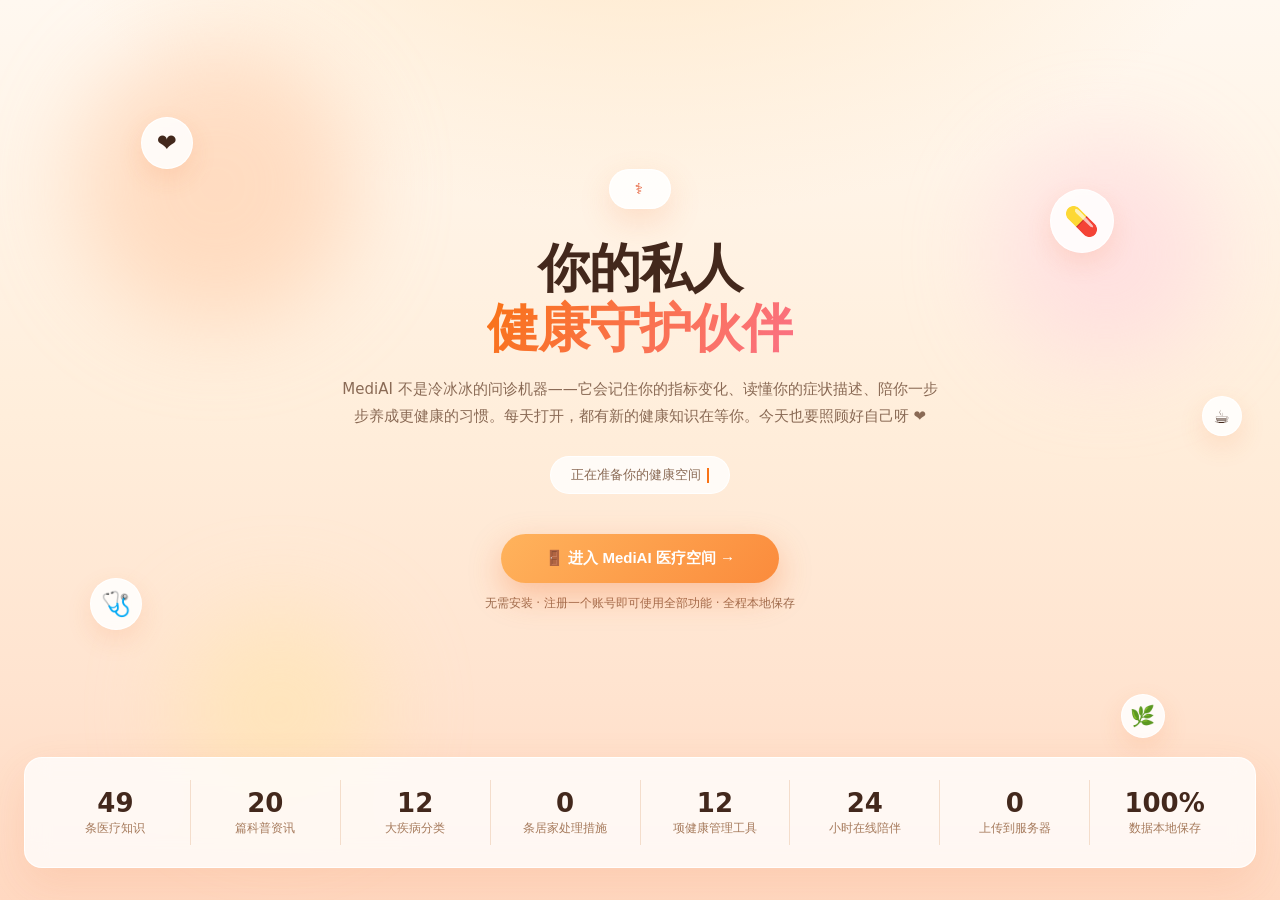
<file: yue.html>
<!DOCTYPE html>
<html lang="zh-CN">

<head>
    <meta charset="UTF-8">
    <meta name="viewport" content="width=device-width, initial-scale=1.0">
    <meta name="description" content="MediAI 智能医疗助手的本地演示页面，提供健康知识、BMI 计算和健康记录功能。">
    <title>MediAI — 智能医疗助手</title>
    <link rel="stylesheet" href="yue.css">
</head>

<body>

    <!-- 动态开场页 -->
    <div class="splash" id="splash">
        <div class="sp-blob b1"></div>
        <div class="sp-blob b2"></div>
        <div class="sp-blob b3"></div>
        <div class="sp-floats" aria-hidden="true">
            <span class="sp-float f1">❤️</span>
            <span class="sp-float f2">💊</span>
            <span class="sp-float f3">🩺</span>
            <span class="sp-float f4">🌿</span>
            <span class="sp-float f5">☕</span>
        </div>
        <div class="sp-hero">
            <div class="sp-logo">⚕️</div>
            <div class="sp-title">你的私人<br><span class="sp-title-line2">健康守护伙伴</span></div>
            <div class="sp-tagline">MediAI 不是冷冰冰的问诊机器——它会记住你的指标变化、读懂你的症状描述、陪你一步步养成更健康的习惯。每天打开，都有新的健康知识在等你。今天也要照顾好自己呀 ❤️
            </div>
            <div class="sp-typing"><span id="spTypewriter">正在准备你的健康空间</span><span class="cur"></span></div>
            <div class="sp-cta">
                <button class="sp-btn" onclick="enterApp()">🚪 进入 MediAI 医疗空间 →</button>
                <span class="sp-btn-sub">无需安装 · 注册一个账号即可使用全部功能 · 全程本地保存</span>
            </div>
        </div>
        <div class="sp-stats">
            <div class="sp-stat">
                <div class="sp-stat-v" id="spStatKb">0</div>
                <div class="sp-stat-l">条医疗知识</div>
            </div>
            <div class="sp-divider"></div>
            <div class="sp-stat">
                <div class="sp-stat-v" id="spStatNews">0</div>
                <div class="sp-stat-l">篇科普资讯</div>
            </div>
            <div class="sp-divider"></div>
            <div class="sp-stat">
                <div class="sp-stat-v" id="spStatCats">0</div>
                <div class="sp-stat-l">大疾病分类</div>
            </div>
            <div class="sp-divider"></div>
            <div class="sp-stat">
                <div class="sp-stat-v" id="spStatMeasures">0</div>
                <div class="sp-stat-l">条居家处理措施</div>
            </div>
            <div class="sp-divider"></div>
            <div class="sp-stat">
                <div class="sp-stat-v">12</div>
                <div class="sp-stat-l">项健康管理工具</div>
            </div>
            <div class="sp-divider"></div>
            <div class="sp-stat">
                <div class="sp-stat-v">24</div>
                <div class="sp-stat-l">小时在线陪伴</div>
            </div>
            <div class="sp-divider"></div>
            <div class="sp-stat">
                <div class="sp-stat-v">0</div>
                <div class="sp-stat-l">上传到服务器</div>
            </div>
            <div class="sp-divider"></div>
            <div class="sp-stat">
                <div class="sp-stat-v">100%</div>
                <div class="sp-stat-l">数据本地保存</div>
            </div>
        </div>
    </div>
    <div class="sp-dots" id="spDots"></div>

    <!-- 登录 / 注册弹窗 -->
    <div class="modal-mask" id="authMask" role="dialog" aria-modal="true" aria-label="账户登录、注册和密码重置">
        <div class="modal">
            <button class="modal-close" type="button" onclick="closeAuth()" aria-label="关闭账户弹窗">✕</button>

            <!-- 登录 -->
            <div id="loginView">
                <div class="modal-title">👋 欢迎回来</div>
                <div class="modal-sub">登录后使用完整功能</div>
                <div class="field">
                    <label class="field-label" for="loginUser">用户名</label>
                    <div class="field-box">
                        <span class="fi">👤</span>
                        <input id="loginUser" type="text" placeholder="请输入用户名" autocomplete="username">
                    </div>
                    <div class="field-err" id="loginUserErr">请输入用户名</div>
                </div>
                <div class="field">
                    <label class="field-label" for="loginPwd">密码</label>
                    <div class="field-box">
                        <span class="fi">🔒</span>
                        <input class="with-eye" id="loginPwd" type="password" placeholder="请输入密码"
                            autocomplete="current-password">
                        <button class="fi fi-eye" type="button" onclick="togglePwd(this,'loginPwd')" title="显示密码"
                            aria-label="显示密码" aria-pressed="false">👁️</button>
                    </div>
                    <div class="field-err" id="loginPwdErr">请输入密码</div>
                </div>
                <div class="field-forgot"><button class="text-link" type="button" onclick="showForgot()">忘记密码？</button>
                </div>
                <button class="btn btn-p btn-block" onclick="doLogin()">登 录</button>
                <div class="modal-foot">还没有账号？<button class="text-link" type="button"
                        onclick="switchView('register')">立即注册</button></div>
            </div>

            <!-- 注册 -->
            <div id="registerView" style="display:none">
                <div class="modal-title">📝 创建账号</div>
                <div class="modal-sub">免费注册，即刻开始使用</div>
                <div class="field">
                    <label class="field-label" for="regUser">用户名</label>
                    <div class="field-box">
                        <span class="fi">👤</span>
                        <input id="regUser" type="text" placeholder="3-20 个字符" autocomplete="username">
                    </div>
                    <div class="field-err" id="regUserErr"></div>
                </div>
                <div class="field">
                    <label class="field-label" for="regPwd">密码</label>
                    <div class="field-box">
                        <span class="fi">🔒</span>
                        <input class="with-eye" id="regPwd" type="password" placeholder="至少 6 位"
                            autocomplete="new-password">
                        <button class="fi fi-eye" type="button" onclick="togglePwd(this,'regPwd')" title="显示密码"
                            aria-label="显示密码" aria-pressed="false">👁️</button>
                    </div>
                    <div class="field-err" id="regPwdErr"></div>
                    <div class="field-tip">建议包含字母、数字和符号，长度至少 6 位</div>
                </div>
                <div class="field">
                    <label class="field-label" for="regPwd2">确认密码</label>
                    <div class="field-box">
                        <span class="fi">🔒</span>
                        <input class="with-eye" id="regPwd2" type="password" placeholder="再次输入密码"
                            autocomplete="new-password">
                        <button class="fi fi-eye" type="button" onclick="togglePwd(this,'regPwd2')" title="显示密码"
                            aria-label="显示密码" aria-pressed="false">👁️</button>
                    </div>
                    <div class="field-err" id="regPwd2Err"></div>
                </div>
                <button class="btn btn-p btn-block" onclick="doRegister()">注 册</button>
                <div class="modal-foot">已有账号？<button class="text-link" type="button"
                        onclick="switchView('login')">直接登录</button></div>
            </div>

            <!-- 忘记密码 -->
            <div id="forgotView" style="display:none">
                <div class="modal-title">🔑 找回密码</div>
                <div class="modal-sub">通过注册信息重置密码</div>
                <div class="field">
                    <label class="field-label" for="fgUser">用户名</label>
                    <div class="field-box">
                        <span class="fi">👤</span>
                        <input id="fgUser" type="text" placeholder="请输入注册的用户名" autocomplete="username">
                    </div>
                    <div class="field-err" id="fgUserErr"></div>
                </div>
                <div class="field">
                    <label class="field-label" for="fgPwd">新密码</label>
                    <div class="field-box">
                        <span class="fi">🔒</span>
                        <input class="with-eye" id="fgPwd" type="password" placeholder="至少 6 位"
                            autocomplete="new-password">
                        <button class="fi fi-eye" type="button" onclick="togglePwd(this,'fgPwd')" title="显示密码"
                            aria-label="显示密码" aria-pressed="false">👁️</button>
                    </div>
                    <div class="field-err" id="fgPwdErr"></div>
                </div>
                <div class="field">
                    <label class="field-label" for="fgPwd2">确认新密码</label>
                    <div class="field-box">
                        <span class="fi">🔒</span>
                        <input class="with-eye" id="fgPwd2" type="password" placeholder="再次输入新密码"
                            autocomplete="new-password">
                        <button class="fi fi-eye" type="button" onclick="togglePwd(this,'fgPwd2')" title="显示密码"
                            aria-label="显示密码" aria-pressed="false">👁️</button>
                    </div>
                    <div class="field-err" id="fgPwd2Err"></div>
                </div>
                <button class="btn btn-p btn-block" onclick="doReset()">重 置 密 码</button>
                <div class="modal-foot"><button class="text-link" type="button" onclick="switchView('login')">←
                        返回登录</button></div>
            </div>

            <div class="divider">演示说明</div>
            <div class="demo-tip">本演示版本账号与健康数据仅保存在当前浏览器，不会上传到服务器；请勿录入真实诊疗记录、身份信息或高敏感数据。关闭弹窗后可先以游客身份浏览首页与知识库。</div>
            <div class="divider">AI 家庭医生</div>
            <div class="demo-tip" style="margin-bottom:12px">
                <strong style="display:block;margin-bottom:6px">🩺 随时在线，暖心问诊</strong>
                登录后即可和 MediAI 家庭医生对话：描述你的症状，医生会先听你讲完、再帮你分析可能的原因，给出可以马上做起来的处理办法和就医指引。
                全程数据仅保存在本地，无需任何 API 配置。
            </div>
        </div>
    </div>

    <!-- 消息中心（通知） -->
    <div class="modal-mask" id="notifMask" role="dialog" aria-modal="true" aria-label="消息中心">
        <div class="modal notif-modal">
            <button class="modal-close" type="button" onclick="closeNotif()" aria-label="关闭消息中心">✕</button>
            <div class="modal-title">🔔 消息中心</div>
            <div class="modal-sub" id="notifSub"></div>
            <div class="notif-list" id="notifList"></div>
        </div>
    </div>

    <nav class="sidebar" id="sidebar">
        <div class="s-logo">
            <div class="s-logo-icon">⚕️</div>
            <div><span class="s-logo-name">MediAI</span><span class="s-logo-sub">智能医疗助手平台</span></div>
        </div>
        <div class="s-sect">主要功能</div>
        <div class="nav-item active" data-sec="home"><span class="nav-icon">🏠</span>首页总览</div>
        <div class="nav-item" data-sec="chat"><span class="nav-icon">💬</span>AI 智能问诊<span class="nav-badge">在线</span>
        </div>
        <div class="nav-item" data-sec="health"><span class="nav-icon">❤️</span>健康档案</div>
        <div class="nav-item" data-sec="kb"><span class="nav-icon">📚</span>医疗知识库</div>
        <div class="s-sect">工具</div>
        <div class="nav-item" data-sec="bmi"><span class="nav-icon">⚖️</span>BMI 计算器</div>
        <div class="nav-item" data-sec="news"><span class="nav-icon">📰</span>科普资讯<span class="nav-badge"
                id="newsBadge">每日更新</span></div>
        <div class="s-foot" id="userFoot">
            <div class="u-card" id="userCard" role="button" tabindex="0" title="账号操作"
                onclick="userCardClick()">
                <div class="u-av" id="uAv">游</div>
                <div class="u-info">
                    <div class="u-name" id="uName">游客模式</div>
                    <div class="u-role" id="uRole">登录后启用全部功能</div>
                </div>
                <div class="u-more">▸</div>
            </div>
            <div class="u-menu" id="userMenu">
                <button type="button" class="u-menu-item" onclick="userCardAct('notif')">🔔 消息中心</button>
                <button type="button" class="u-menu-item danger" onclick="userCardAct('logout')">🚪 退出登录</button>
            </div>
        </div>
    </nav>

    <div class="main">
        <div class="mob-bar">
            <button class="mob-menu" onclick="toggleSidebar()">☰</button>
            <span class="mob-title" id="mobTitle">MediAI</span>
            <div style="margin-left:auto;display:flex;gap:8px;align-items:center">
                <button class="btn btn-g" id="mobAuthBtn" onclick="openAuth('login')"
                    style="padding:5px 10px;font-size:12px">登录 / 注册</button>
                <button class="btn btn-g" id="mobLogoutBtn" onclick="doLogout()"
                    style="padding:5px 10px;font-size:12px;display:none">退出</button>
            </div>
        </div>
        <header class="topbar">
            <div>
                <div class="tb-title" id="tb-title">首页总览</div>
                <div class="tb-sub" id="tb-sub">欢迎使用 MediAI 智能医疗平台</div>
            </div>
            <div class="tb-right">
                <button class="btn btn-g" id="notifBtn" onclick="openNotif()">🔔 通知<span class="notif-badge"
                        id="notifBadge" style="display:none"></span></button>
                <button class="btn btn-p" onclick="requireAuth(()=>showSec('chat'))">💬 开始问诊</button>
                <button class="btn btn-g" id="pcAuthBtn" onclick="openAuth('login')">🔑 登录 / 注册</button>
                <button class="btn btn-g" id="pcLogoutBtn" onclick="doLogout()" style="display:none">退出</button>
            </div>
        </header>
        <main class="content" id="contentArea">
            <!-- Home -->
            <section class="sec active" id="sec-home">
                <div class="notice">⚠️ <span><strong>免责声明：</strong>本平台仅供参考，不构成医疗建议。如有紧急情况，请立即拨打 <strong>120</strong>
                        急救电话或前往最近医院就诊。</span></div>
                <div class="hero">
                    <div class="hero-title">🤖 AI 智能医疗助手</div>
                    <div class="hero-sub">结合人工智能技术，为您提供症状分析、健康管理和医疗知识查询，全天候守护您和家人的健康。</div>
                    <div class="hero-actions">
                        <button class="btn-white" onclick="requireAuth(()=>showSec('chat'))">💬 立即问诊</button>
                        <button class="btn-ow" onclick="showSec('kb')">📚 知识库</button>
                    </div>
                </div>
                <div class="g4">
                    <div class="stat-card">
                        <div class="stat-icon" style="background:#e0f2fe">💬</div>
                        <div>
                            <div class="stat-val">12,847</div>
                            <div class="stat-lbl">累计问诊次数</div>
                            <div class="stat-change" style="color:var(--success)">↑ 12% 本月</div>
                        </div>
                    </div>
                    <div class="stat-card">
                        <div class="stat-icon" style="background:#dcfce7">📖</div>
                        <div>
                            <div class="stat-val">3,204</div>
                            <div class="stat-lbl">知识库条目</div>
                            <div class="stat-change" style="color:var(--success)">↑ 新增 48 条</div>
                        </div>
                    </div>
                    <div class="stat-card">
                        <div class="stat-icon" style="background:#fef3c7">🎯</div>
                        <div>
                            <div class="stat-val">98.6%</div>
                            <div class="stat-lbl">AI 响应准确率</div>
                            <div class="stat-change" style="color:var(--text3)">持续优化中</div>
                        </div>
                    </div>
                    <div class="stat-card">
                        <div class="stat-icon" style="background:#fce7f3">🏥</div>
                        <div>
                            <div class="stat-val">156</div>
                            <div class="stat-lbl">合作医疗机构</div>
                            <div class="stat-change" style="color:var(--success)">↑ 新增 8 家</div>
                        </div>
                    </div>
                </div>
                <div class="sec-title">平台核心功能</div>
                <div class="g3">
                    <div class="feat-card" onclick="requireAuth(()=>showSec('chat'))">
                        <div class="feat-icon" style="background:#e0f2fe">🩺</div>
                        <div class="feat-title">智能问诊</div>
                        <div class="feat-desc">描述您的症状，AI 为您分析可能的病因并给出就医建议，支持多轮对话，随时追问。</div>
                    </div>
                    <div class="feat-card" onclick="requireAuth(()=>showSec('health'))">
                        <div class="feat-icon" style="background:#dcfce7">📊</div>
                        <div class="feat-title">健康档案</div>
                        <div class="feat-desc">记录血压、血糖、体重、心率等数据，智能生成健康评分和个性化改善建议。</div>
                    </div>
                    <div class="feat-card" onclick="showSec('kb')">
                        <div class="feat-icon" style="background:#fef3c7">🔬</div>
                        <div class="feat-title">医疗知识库</div>
                        <div class="feat-desc">涵盖心血管、糖尿病、呼吸系统等常见疾病的专业知识，通俗易懂，随时查阅。</div>
                    </div>
                </div>
            </section>
            <!-- Chat -->
            <section class="sec" id="sec-chat">
                <div class="chat-sec">
                    <div class="chat-mode-bar" id="chatModeBar">
                        <span class="chat-mode-dot" id="chatModeDot">🟢</span>
                        <span class="chat-mode-text" id="chatModeText">MediAI 家庭医生 · 正在值班</span>
                        <span class="chat-mode-sub">先听你说完，再帮你分析</span>
                    </div>
                    <div class="chat-body" id="chatBody">
                        <div class="msg ai">
                            <div class="msg-av ai">🤖</div>
                            <div>
                                <div class="msg-bubble" id="chatWelcome"></div>
                                <div class="msg-time">刚刚</div>
                            </div>
                        </div>
                    </div>
                    <div class="chat-hints" id="chatHints">
                        <button class="hint-chip" type="button" onclick="sendHint(this)">头痛头晕</button>
                        <button class="hint-chip" type="button" onclick="sendHint(this)">发烧咳嗽</button>
                        <button class="hint-chip" type="button" onclick="sendHint(this)">胃痛恶心</button>
                        <button class="hint-chip" type="button" onclick="sendHint(this)">心悸胸闷</button>
                        <button class="hint-chip" type="button" onclick="sendHint(this)">失眠焦虑</button>
                        <button class="hint-chip" type="button" onclick="sendHint(this)">腰背疼痛</button>
                        <button class="hint-chip clear-chip" type="button" onclick="clearChat()">🗑️ 清空对话</button>
                    </div>
                    <div class="chat-foot">
                        <textarea class="chat-input" id="chatInput" rows="1" placeholder="请描述您的症状，例如：头痛、发烧、咳嗽..."
                            onkeydown="handleKey(event)"></textarea>
                        <button class="chat-send" onclick="sendMsg()" title="发送（Enter）">➤</button>
                    </div>
                </div>
            </section>
            <!-- Health -->
            <section class="sec" id="sec-health">
                <div style="margin-bottom:20px">
                    <h2 style="font-size:22px;font-weight:700">❤️ 健康档案</h2>
                    <p style="font-size:13px;color:var(--text3);margin-top:4px">录入数据，智能生成健康评分与建议</p>
                </div>
                <div class="health-grid">
                    <div>
                        <div class="card" style="margin-bottom:16px">
                            <div class="sec-title" style="margin-top:0">📝 录入健康数据</div>
                            <div class="input-row">
                                <div class="form-group"><label class="form-label" for="h-height">身高 (cm)</label><input
                                        class="form-input" id="h-height" type="number" min="50" max="250" step="0.1"
                                        inputmode="decimal" placeholder="170"></div>
                                <div class="form-group"><label class="form-label" for="h-weight">体重 (kg)</label><input
                                        class="form-input" id="h-weight" type="number" min="2" max="500" step="0.1"
                                        inputmode="decimal" placeholder="65"></div>
                            </div>
                            <div class="input-row">
                                <div class="form-group"><label class="form-label" for="h-sbp">收缩压 (mmHg)</label><input
                                        class="form-input" id="h-sbp" type="number" min="40" max="300" step="1"
                                        inputmode="numeric" placeholder="120"></div>
                                <div class="form-group"><label class="form-label" for="h-dbp">舒张压 (mmHg)</label><input
                                        class="form-input" id="h-dbp" type="number" min="20" max="200" step="1"
                                        inputmode="numeric" placeholder="80"></div>
                            </div>
                            <div class="input-row">
                                <div class="form-group"><label class="form-label" for="h-glucose">血糖
                                        (mmol/L)</label><input class="form-input" id="h-glucose" type="number" min="1"
                                        max="50" step="0.1" inputmode="decimal" placeholder="5.5">
                                </div>
                                <div class="form-group"><label class="form-label" for="h-hr">心率 (次/分)</label><input
                                        class="form-input" id="h-hr" type="number" min="20" max="250" step="1"
                                        inputmode="numeric" placeholder="75"></div>
                            </div>
                            <button class="btn btn-p" style="width:100%;justify-content:center;padding:10px"
                                id="saveHealthBtn" onclick="requireAuth(saveHealth)">💾 保存并生成报告</button>
                            <div class="hist-lock" id="healthSaveTip" style="display:none">🔒
                                <span><strong>今日已归档：</strong><span
                                        id="healthSaveTipTxt"></span>。健康档案每天只能归档一次，目的是防止随意修改数据，让每次记录都真实可比。</span>
                            </div>
                            <div class="bmi-result" id="bmiResult">
                                <div class="bmi-val" id="bmiVal"></div>
                                <div class="bmi-cat" id="bmiCat"></div>
                            </div>
                        </div>
                        <div class="card">
                            <div class="sec-title" style="margin-top:0">📈 血压趋势图</div>
                            <canvas id="bpChart" height="160" style="width:100%;display:block"></canvas>
                            <div id="bpEmpty" style="text-align:center;color:var(--text3);font-size:13px;padding:20px">
                                录入血压数据后将显示趋势图</div>
                        </div>
                    </div>
                    <div>
                        <div class="card" style="margin-bottom:16px">
                            <div class="sec-title" style="margin-top:0">🏥 综合健康评分</div>
                            <div class="score-wrap">
                                <div class="score-ring"><canvas id="scoreCanvas" width="140" height="140"></canvas>
                                    <div class="score-num" id="scoreNum">--<span class="score-lbl">分</span></div>
                                </div>
                                <div style="font-size:13px;color:var(--text2);text-align:center">基于您录入的健康数据综合计算</div>
                            </div>
                            <div class="vitals-grid">
                                <div class="vital-item">
                                    <div class="vital-val" id="v-bp">--/--</div>
                                    <div class="vital-lbl">血压 mmHg</div>
                                </div>
                                <div class="vital-item">
                                    <div class="vital-val" id="v-glucose">--</div>
                                    <div class="vital-lbl">血糖 mmol/L</div>
                                </div>
                                <div class="vital-item">
                                    <div class="vital-val" id="v-hr">--</div>
                                    <div class="vital-lbl">心率 次/分</div>
                                </div>
                                <div class="vital-item">
                                    <div class="vital-val" id="v-bmi">--</div>
                                    <div class="vital-lbl">BMI 指数</div>
                                </div>
                            </div>
                        </div>
                        <div class="card">
                            <div class="sec-title" style="margin-top:0">💡 个性化健康建议</div>
                            <div id="healthAdvice" style="font-size:13px;color:var(--text2);line-height:1.9">
                                完善健康数据后将自动生成个性化建议...</div>
                        </div>
                    </div>
                </div>
                <div class="card" style="margin-top:16px">
                    <div class="sec-title" style="margin-top:0">📚 历史健康记录</div>
                    <div id="healthHistory"></div>
                </div>
            </section>
            <!-- BMI -->
            <section class="sec" id="sec-bmi">
                <div style="margin-bottom:20px">
                    <h2 style="font-size:22px;font-weight:700">⚖️ BMI 计算器</h2>
                    <p style="font-size:13px;color:var(--text3);margin-top:4px">快速计算身体质量指数，评估体重状况</p>
                </div>
                <div class="bmi-tabs" id="bmiTabs" role="tablist" aria-label="BMI 分析内容">
                    <div class="bmi-tab active" data-btab="calc" role="tab" tabindex="0" aria-controls="bmi-calc"
                        aria-selected="true" onclick="switchBmiTab(this,'calc')">🧮 计算与分析</div>
                    <div class="bmi-tab" data-btab="weight" role="tab" tabindex="-1" aria-controls="bmi-weight"
                        aria-selected="false" onclick="switchBmiTab(this,'weight')">🎯 理想体重</div>
                    <div class="bmi-tab" data-btab="risk" role="tab" tabindex="-1" aria-controls="bmi-risk"
                        aria-selected="false" onclick="switchBmiTab(this,'risk')">⚠️ 健康风险</div>
                    <div class="bmi-tab" data-btab="plan" role="tab" tabindex="-1" aria-controls="bmi-plan"
                        aria-selected="false" onclick="switchBmiTab(this,'plan')">📋 减重计划</div>
                </div>

                <!-- 计算与分析 -->
                <div class="bmi-panel" id="bmi-calc">
                    <div class="g2">
                        <div class="card">
                            <div class="sec-title" style="margin-top:0">📐 输入身高体重</div>
                            <div class="input-row">
                                <div class="form-group"><label class="form-label" for="b-height">身高 (cm)</label><input
                                        class="form-input" id="b-height" type="number" min="50" max="250" step="0.1"
                                        inputmode="decimal" placeholder="170"></div>
                                <div class="form-group"><label class="form-label" for="b-weight">体重 (kg)</label><input
                                        class="form-input" id="b-weight" type="number" min="2" max="500" step="0.1"
                                        inputmode="decimal" placeholder="65"></div>
                            </div>
                            <button class="btn btn-p" style="width:100%;justify-content:center;padding:10px"
                                onclick="calcBmi()">🧮 计算 BMI</button>
                            <div class="bmi-result" id="bmiCalcResult" style="display:none">
                                <div class="bmi-val" id="bmiCalcVal"></div>
                                <div class="bmi-cat" id="bmiCalcCat"></div>
                                <div id="bmiCalcAdvice"
                                    style="font-size:12.5px;color:var(--text2);margin-top:6px;line-height:1.6"></div>
                            </div>
                        </div>
                        <div class="card">
                            <div class="sec-title" style="margin-top:0">📊 BMI 参考标准</div>
                            <div class="bmi-range-row">
                                <div class="bmi-range" id="r-under"><b>&lt; 18.5</b>偏瘦</div>
                                <div class="bmi-range" id="r-normal"><b>18.5 – 23.9</b>正常</div>
                                <div class="bmi-range" id="r-over"><b>24 – 27.9</b>超重</div>
                                <div class="bmi-range" id="r-obese"><b>≥ 28</b>肥胖</div>
                            </div>
                            <p style="font-size:12px;color:var(--text3);line-height:1.6">BMI
                                是评估体重状况的常用指标，但不能区分脂肪与肌肉。运动员、孕妇及未成年人应结合腰围、体脂率等综合判断。</p>
                        </div>
                    </div>
                    <div class="bmi-idea" id="bmiIdea" style="display:none">
                        <span class="ic" id="bmiIdeaIc">💡</span>
                        <div class="tx"><strong id="bmiIdeaTitle"></strong><span id="bmiIdeaText"></span></div>
                    </div>
                </div>

                <!-- 理想体重 -->
                <div class="bmi-panel" id="bmi-weight" style="display:none">
                    <div class="card">
                        <div class="sec-title" style="margin-top:0">🎯 你的理想体重区间</div>
                        <p style="font-size:13px;color:var(--text2);line-height:1.7">系统根据你输入的身高，按亚太地区标准（Broca
                            改良公式）给出理想体重范围，并对比你当前的体重差距。</p>
                        <div class="bmi-range-row" style="margin-top:16px">
                            <div class="bmi-range" style="grid-column:span 2"><b id="wRange">—</b>理想体重区间 (kg)</div>
                            <div class="bmi-range"><b id="wNow">—</b>当前体重</div>
                            <div class="bmi-range"><b id="wDiff">—</b>与理想差</div>
                        </div>
                        <div class="hist-progress">
                            <div style="display:flex;justify-content:space-between;font-size:12.5px"><span
                                    style="color:var(--text2)" id="wProgressTxt">请输入身高体重查看对比</span><span
                                    class="hist-progress-val" id="wProgressVal">0%</span></div>
                            <div class="hist-progress-bar">
                                <div class="hist-progress-fill" id="wProgressBar" style="width:0%"></div>
                            </div>
                        </div>
                        <table class="ideal-table">
                            <thead>
                                <tr>
                                    <th>评估项目</th>
                                    <th>标准值</th>
                                    <th>你的数据</th>
                                    <th>结论</th>
                                </tr>
                            </thead>
                            <tbody id="wTable"></tbody>
                        </table>
                    </div>
                </div>

                <!-- 健康风险 -->
                <div class="bmi-panel" id="bmi-risk" style="display:none">
                    <div class="card">
                        <div class="sec-title" style="margin-top:0">⚠️ 超重带来的健康风险</div>
                        <p style="font-size:13px;color:var(--text2);line-height:1.7">BMI 越高，多种慢性疾病的发生风险随之上升。下图展示相对风险倍数（以
                            BMI 18.5–23.9 为基准 = 1 倍），数据参考《中国居民肥胖防治专家共识》。</p>
                        <div class="risk-bars" id="riskBars"></div>
                        <div class="bmi-idea">
                            <span class="ic">🩺</span>
                            <div class="tx"><strong>风险不是命运</strong>即使 BMI 偏高，减重 5%–10% 即可显著改善血压、血糖和血脂水平。体重管理是最有效的"处方"之一。
                            </div>
                        </div>
                    </div>
                </div>

                <!-- 减重计划 -->
                <div class="bmi-panel" id="bmi-plan" style="display:none">
                    <div class="card">
                        <div class="sec-title" style="margin-top:0">📋 分阶段可执行计划</div>
                        <p style="font-size:13px;color:var(--text2);line-height:1.7">以下计划按"每周减重
                            0.5–1kg"的健康节奏制定，分三个阶段推进，避免极端节食造成肌肉流失和反弹。</p>
                        <div class="bmi-plan" id="bmiPlan"></div>
                        <div class="bmi-idea">
                            <span class="ic">⏱️</span>
                            <div class="tx"><strong>估算你的达标时间</strong><span
                                    id="planEstimate">输入身高体重后，系统会为你估算按健康节奏减重到理想区间所需的周数。</span></div>
                        </div>
                    </div>
                </div>
            </section>
            <!-- 科普资讯（每日新增） -->
            <section class="sec" id="sec-news">
                <div style="display:flex;align-items:flex-end;gap:12px;flex-wrap:wrap;margin-bottom:6px">
                    <div style="margin-bottom:20px;flex:1;min-width:240px">
                        <h2 style="font-size:22px;font-weight:700">📰 健康科普资讯</h2>
                        <p style="font-size:13px;color:var(--text3);margin-top:4px" id="newsDate"></p>
                    </div>
                    <div style="display:flex;gap:8px;margin-bottom:20px;flex-wrap:wrap">
                        <button class="btn btn-g" id="nf-all" onclick="filterNews('all',this)">全部</button>
                        <button class="btn btn-g" onclick="filterNews('饮食健康',this)">🥗 饮食健康</button>
                        <button class="btn btn-g" onclick="filterNews('保健品',this)">💊 保健品</button>
                        <button class="btn btn-g" onclick="filterNews('医学科普',this)">🔬 医学科普</button>
                        <button class="btn btn-g" onclick="filterNews('健康生活',this)">🌿 健康生活</button>
                    </div>
                </div>
                <div id="newsResult"></div>
            </section>
            <!-- Knowledge Base -->
            <section class="sec" id="sec-kb">
                <div style="margin-bottom:20px">
                    <h2 style="font-size:22px;font-weight:700">📚 医疗知识库</h2>
                    <p style="font-size:13px;color:var(--text3);margin-top:4px">查询常见疾病、症状和用药知识</p>
                </div>
                <div class="kb-search-wrap">
                    <span class="kb-search-icon">🔍</span>
                    <input class="kb-search" id="kbSearch" placeholder="搜索疾病、症状、药品名称..." oninput="kbFilter()">
                </div>
                <div class="sec-title" style="margin-top:0">疾病分类浏览</div>
                <div class="g4" style="margin-bottom:24px">
                    <div class="cat-card" onclick="selectCat(this,'心血管')">
                        <div class="cat-icon">❤️</div>
                        <div class="cat-name">心血管疾病</div>
                    </div>
                    <div class="cat-card" onclick="selectCat(this,'糖尿病')">
                        <div class="cat-icon">🩸</div>
                        <div class="cat-name">糖尿病</div>
                    </div>
                    <div class="cat-card" onclick="selectCat(this,'呼吸系统')">
                        <div class="cat-icon">🫁</div>
                        <div class="cat-name">呼吸系统</div>
                    </div>
                    <div class="cat-card" onclick="selectCat(this,'消化系统')">
                        <div class="cat-icon">🫃</div>
                        <div class="cat-name">消化系统</div>
                    </div>
                    <div class="cat-card" onclick="selectCat(this,'神经系统')">
                        <div class="cat-icon">🧠</div>
                        <div class="cat-name">神经系统</div>
                    </div>
                    <div class="cat-card" onclick="selectCat(this,'骨科')">
                        <div class="cat-icon">🦴</div>
                        <div class="cat-name">骨科</div>
                    </div>
                    <div class="cat-card" onclick="selectCat(this,'皮肤科')">
                        <div class="cat-icon">🩹</div>
                        <div class="cat-name">皮肤科</div>
                    </div>
                    <div class="cat-card" onclick="selectCat(this,'儿科')">
                        <div class="cat-icon">👶</div>
                        <div class="cat-name">儿科</div>
                    </div>
                    <div class="cat-card" onclick="selectCat(this,'饮食营养')">
                        <div class="cat-icon">🥗</div>
                        <div class="cat-name">饮食营养</div>
                    </div>
                    <div class="cat-card" onclick="selectCat(this,'用药安全')">
                        <div class="cat-icon">💊</div>
                        <div class="cat-name">用药安全</div>
                    </div>
                    <div class="cat-card" onclick="selectCat(this,'心理精神')">
                        <div class="cat-icon">🧘</div>
                        <div class="cat-name">心理精神</div>
                    </div>
                    <div class="cat-card" onclick="selectCat(this,'五官科')">
                        <div class="cat-icon">👁️</div>
                        <div class="cat-name">五官科</div>
                    </div>
                </div>
                <div class="kb-search-wrap" style="margin-bottom:14px">
                    <span class="kb-search-icon">🔎</span>
                    <select class="kb-search" id="kbType" onchange="renderKb(kbData)"
                        style="padding-left:40px;cursor:pointer">
                        <option value="">全部分类</option>
                        <option value="心血管">心血管</option>
                        <option value="糖尿病">糖尿病</option>
                        <option value="呼吸系统">呼吸系统</option>
                        <option value="消化系统">消化系统</option>
                        <option value="神经系统">神经系统</option>
                        <option value="骨科">骨科</option>
                        <option value="皮肤科">皮肤科</option>
                        <option value="儿科">儿科</option>
                        <option value="饮食营养">饮食营养</option>
                        <option value="用药安全">用药安全</option>
                        <option value="心理精神">心理精神</option>
                        <option value="五官科">五官科</option>
                    </select>
                </div>
                <div class="sec-title" style="margin-top:0">相关条目 <span id="kbCount"
                        style="font-size:12px;font-weight:400;color:var(--text3)"></span></div>
                <div id="kbResult"></div>
            </section>
        </main>
    </div>
    <script>
        // ─── 账号系统 ─────────────────────────────────────────────
        const USERS_KEY = 'mediai-users';      // {username:{password:{salt,hash},...}}
        const SESSION_KEY = 'mediai-session';  // {username}
        const PASSWORD_ITERATIONS = 120000;
        const textEncoder = new TextEncoder();
        function getUsers() { try { return JSON.parse(localStorage.getItem(USERS_KEY)) || {} } catch (e) { return {} } }
        function setUsers(u) { localStorage.setItem(USERS_KEY, JSON.stringify(u)) }
        function getSession() { try { return JSON.parse(localStorage.getItem(SESSION_KEY)) } catch (e) { return null } }
        function setSession(s) { s ? localStorage.setItem(SESSION_KEY, JSON.stringify(s)) : localStorage.removeItem(SESSION_KEY) }
        function currentUser() { const s = getSession(); const u = getUsers(); return s && u[s.username] ? s.username : null }
        function bytesToBase64(bytes) { return btoa(String.fromCharCode(...bytes)); }
        function base64ToBytes(value) { return Uint8Array.from(atob(value), c => c.charCodeAt(0)); }
        async function derivePassword(password, salt) {
            const key = await crypto.subtle.importKey('raw', textEncoder.encode(password), 'PBKDF2', false, ['deriveBits']);
            const bits = await crypto.subtle.deriveBits({ name: 'PBKDF2', salt, iterations: PASSWORD_ITERATIONS, hash: 'SHA-256' }, key, 256);
            return bytesToBase64(new Uint8Array(bits));
        }
        async function createPasswordRecord(password) {
            if (!globalThis.crypto || !crypto.subtle) throw new Error('Web Crypto is unavailable');
            const salt = crypto.getRandomValues(new Uint8Array(16));
            return { salt: bytesToBase64(salt), hash: await derivePassword(password, salt) };
        }
        async function passwordMatches(password, record) {
            // 注册页旧版本使用明文；用户成功登录后会自动迁移为带盐哈希。
            if (typeof record === 'string') return password === record;
            if (!record || typeof record.salt !== 'string' || typeof record.hash !== 'string') return false;
            return (await derivePassword(password, base64ToBytes(record.salt))) === record.hash;
        }
        function isValidUsername(user) { return /^[\u4e00-\u9fa5A-Za-z0-9_-]{3,20}$/.test(user); }

        function openAuth(view) {
            switchView(view || 'login');
            document.getElementById('authMask').classList.add('show');
        }
        function closeAuth() { document.getElementById('authMask').classList.remove('show') }
        function togglePwd(eye, inputId) {
            const inp = document.getElementById(inputId);
            const isVisible = inp.type === 'password';
            inp.type = isVisible ? 'text' : 'password';
            eye.textContent = isVisible ? '🙈' : '👁️';
            eye.setAttribute('aria-pressed', String(isVisible));
            eye.setAttribute('aria-label', isVisible ? '隐藏密码' : '显示密码');
            eye.title = isVisible ? '隐藏密码' : '显示密码';
        }
        function switchView(v) {
            ['loginView', 'registerView', 'forgotView'].forEach(id => document.getElementById(id).style.display = 'none');
            const view = document.getElementById(v + 'View');
            view.style.display = 'block';
            document.querySelectorAll('.field-err').forEach(e => e.classList.remove('show'));
            requestAnimationFrame(() => view.querySelector('input')?.focus());
        }
        function showForgot() { switchView('forgot') }

        // 未登录时的拦截：传入一个登录后要执行的函数
        function requireAuth(action) {
            if (currentUser()) { action(); return }
            pendingAction = action;
            openAuth('login');
        }
        let pendingAction = null;

        function elVal(id) { return document.getElementById(id).value.trim() }
        function showErr(id, msg) { const e = document.getElementById(id); e.textContent = msg; e.classList.add('show') }

        async function doRegister() {
            const user = elVal('regUser'), pwd = document.getElementById('regPwd').value, pwd2 = document.getElementById('regPwd2').value;
            const users = getUsers();
            if (!isValidUsername(user)) { showErr('regUserErr', '用户名限 3–20 位中文、字母、数字、下划线或连字符'); return }
            if (users[user]) { showErr('regUserErr', '该用户名已被注册'); return }
            if (pwd.length < 6) { showErr('regPwdErr', '密码至少 6 位'); return }
            if (pwd !== pwd2) { showErr('regPwd2Err', '两次输入的密码不一致'); return }
            try {
                users[user] = { password: await createPasswordRecord(pwd), created: Date.now() };
                setUsers(users);
            } catch (e) { showErr('regPwdErr', '当前浏览器无法安全保存密码，请使用最新版浏览器'); return }
            setSession({ username: user });
            loadRecordsFor(user);
            restoreHealthSummary();
            renderHistory();
            syncUserUI();
            closeAuth();
            showSec('home');
            alert('🎉 注册成功，欢迎使用 MediAI！');
        }
        async function doLogin() {
            const user = elVal('loginUser'), pwd = document.getElementById('loginPwd').value;
            const users = getUsers();
            if (!user) { showErr('loginUserErr', '请输入用户名'); return }
            if (!pwd) { showErr('loginPwdErr', '请输入密码'); return }
            if (!users[user]) { showErr('loginUserErr', '该账号不存在，请先注册'); return }
            try {
                if (!(await passwordMatches(pwd, users[user].password))) { showErr('loginPwdErr', '密码错误，请重试'); return }
                if (typeof users[user].password === 'string') {
                    users[user].password = await createPasswordRecord(pwd);
                    setUsers(users);
                }
            } catch (e) { showErr('loginPwdErr', '当前浏览器无法验证密码，请使用最新版浏览器'); return }
            setSession({ username: user });
            loadRecordsFor(user);
            restoreHealthSummary();
            renderHistory();
            syncUserUI();
            closeAuth();
            if (pendingAction) { pendingAction(); pendingAction = null }
        }
        function doLogout() {
            if (!confirm('确定要退出当前账号吗？')) return;
            setSession(null);
            healthRecords = []; bpHistory = [];
            restoreHealthSummary();
            renderHistory();
            syncUserUI();
            showSec('home');
        }
        async function doReset() {
            const user = elVal('fgUser'), pwd = document.getElementById('fgPwd').value, pwd2 = document.getElementById('fgPwd2').value;
            const users = getUsers();
            if (!users[user]) { showErr('fgUserErr', '该账号不存在'); return }
            if (pwd.length < 6) { showErr('fgPwdErr', '密码至少 6 位'); return }
            if (pwd !== pwd2) { showErr('fgPwd2Err', '两次输入的密码不一致'); return }
            try {
                users[user].password = await createPasswordRecord(pwd);
                setUsers(users);
            } catch (e) { showErr('fgPwdErr', '当前浏览器无法安全保存密码，请使用最新版浏览器'); return }
            alert('✅ 密码重置成功，请使用新密码登录');
            switchView('login');
        }
        function syncUserUI() {
            const u = currentUser();
            const authBtns = ['pcAuthBtn', 'mobAuthBtn'], logoutBtns = ['pcLogoutBtn', 'mobLogoutBtn'];
            authBtns.forEach(id => document.getElementById(id).style.display = u ? 'none' : 'inline-flex');
            logoutBtns.forEach(id => document.getElementById(id).style.display = u ? 'inline-flex' : 'none');
            if (u) {
                document.getElementById('uName').textContent = u;
                document.getElementById('uAv').textContent = u.charAt(0).toUpperCase();
                document.getElementById('uRole').textContent = '已登录 · 数据已同步';
            } else {
                document.getElementById('uName').textContent = '游客模式';
                document.getElementById('uAv').textContent = '游';
                document.getElementById('uRole').textContent = '登录后启用全部功能';
            }
            updateChatWelcome();
            updateNotifBadge();
            const menu = document.getElementById('userMenu');
            if (menu) menu.classList.remove('show');
        }

        // ─── 左下角用户卡（游客点击登录 / 登录后账号菜单） ────────
        function userCardClick() {
            const u = currentUser();
            if (!u) { openAuth('login'); return }
            const menu = document.getElementById('userMenu');
            if (menu) menu.classList.toggle('show');
        }
        function userCardAct(act) {
            const menu = document.getElementById('userMenu');
            if (menu) menu.classList.remove('show');
            if (act === 'notif') openNotif();
            else doLogout();
        }
        // 点击页面其他位置时收起账号菜单
        document.addEventListener('click', e => {
            const foot = document.getElementById('userFoot');
            const menu = document.getElementById('userMenu');
            if (menu && foot && !foot.contains(e.target)) menu.classList.remove('show');
        });

        // ─── 消息中心（通知） ─────────────────────────────────────
        const NOTIF_PREFIX = 'mediai-notifs_';
        const NOTIF_TIPS = [
            ['多喝水', '成人每天饮水 1500–1700ml，别等口渴才喝——口渴时身体已经轻度缺水了。'],
            ['护眼 20-20-20', '每看屏幕 20 分钟，抬头看 6 米外 20 秒，眼睛会谢谢你。'],
            ['久坐提醒', '每坐 1 小时起身活动 5 分钟，比周末集中锻炼更护心血管。'],
            ['睡眠优先', '固定起床时间比固定入睡时间更重要，周末也别赖床超过 2 小时。'],
            ['早餐别省', '规律早餐有助稳定血糖和体重，哪怕一个鸡蛋一杯奶也好。'],
            ['盐要少吃', '每天盐 <5g（约一啤酒瓶盖），小心酱油、挂面、零食里的"隐形盐"。'],
            ['动起来', '每周 150 分钟中等强度运动，快走到微微出汗、能说话不能唱歌就刚刚好。'],
        ];
        function notifStoreKey(u) { return NOTIF_PREFIX + u }
        function getNotifStore(u) { try { return JSON.parse(localStorage.getItem(notifStoreKey(u))) || {} } catch (e) { return {} } }
        function setNotifStore(u, s) { try { localStorage.setItem(notifStoreKey(u), JSON.stringify(s)) } catch (e) { } }

        // 生成今日通知（按账号、按天稳定生成）
        function buildNotifs(u) {
            const dayKey = todayKey();
            const list = [];
            list.push({ id: 'hello', icon: '👋', title: '欢迎回来，' + u, text: '你的健康空间已同步。今天也要好好照顾自己呀。', sec: 'home' });
            const dailyCount = pickDailyNews().length;
            list.push({ id: 'news', icon: '📰', title: '今日新增 ' + dailyCount + ' 篇科普资讯', text: '有新的健康科普可以看啦，点击去看看今日更新。', sec: 'news' });
            const t = todayRecord();
            if (t) list.push({ id: 'checkin', icon: '📊', title: '今日健康档案已归档', text: '今日健康评分 ' + t.score + ' 分 · ' + badgeFor(t)[1] + '。明天继续坚持记录！', sec: 'health' });
            else list.push({ id: 'checkin', icon: '📝', title: '健康打卡提醒', text: '今天还没有录入健康数据，花 1 分钟记录一下，让健康档案更完整。', sec: 'health' });
            const sorted = [...healthRecords].sort((a, b) => b.key.localeCompare(a.key));
            if (sorted.length) {
                const last = sorted[0];
                const days = Math.max(0, Math.round((new Date() - new Date(last.key + 'T00:00:00')) / 86400000));
                if (days >= 1) list.push({ id: 'review', icon: '🩺', title: '定期复查提醒', text: '距离上次健康记录已经 ' + days + ' 天啦，建议定期复查，让档案保持新鲜。', sec: 'health' });
            }
            const dayNum = parseInt(dayKey.replace(/-/g, ''), 10);
            const tip = NOTIF_TIPS[dayNum % NOTIF_TIPS.length];
            list.push({ id: 'tip', icon: '💡', title: '今日健康小贴士 · ' + tip[0], text: tip[1], sec: 'home' });
            list.push({ id: 'doctor', icon: '💬', title: 'MediAI 家庭医生在线', text: '哪里不舒服随时来聊，我 24 小时都在。', sec: 'chat' });
            return list;
        }

        // 今天还没打开过消息中心 = 有未读
        function unreadCount() {
            const u = currentUser();
            if (!u) return 0;
            const store = getNotifStore(u);
            if (store.readDay === todayKey()) return 0;
            return buildNotifs(u).length;
        }
        function updateNotifBadge() {
            const b = document.getElementById('notifBadge');
            if (!b) return;
            const n = unreadCount();
            b.style.display = n > 0 ? 'inline-flex' : 'none';
            b.textContent = n > 9 ? '9+' : String(n);
        }

        function openNotif() {
            const u = currentUser();
            if (!u) {
                // 游客：引导登录
                document.getElementById('notifSub').textContent = '登录后即可接收个性化通知';
                document.getElementById('notifList').innerHTML =
                    '<div class="notif-login">🔐 你还没有登录哦<br><br>通知会基于你的健康档案个性化生成——比如今天的打卡提醒、复查提醒和科普更新。<br><br><button class="btn btn-p" onclick="closeNotif();openAuth(\'login\')">去登录 / 注册</button></div>';
                document.getElementById('notifMask').classList.add('show');
                return;
            }
            const notifs = buildNotifs(u);
            const store = getNotifStore(u);
            const dayKey = todayKey();
            const isNew = store.readDay !== dayKey;
            const now = new Date();
            document.getElementById('notifSub').textContent =
                '共 ' + notifs.length + ' 条消息 · ' + (now.getMonth() + 1) + '月' + now.getDate() + '日';
            document.getElementById('notifList').innerHTML = notifs.map(n => `
            <div class="notif-item${isNew ? ' unread' : ''}" role="button" tabindex="0" onclick="showSec('${n.sec}');closeNotif()">
              <div class="notif-icon">${n.icon}</div>
              <div class="notif-body">
                <div class="notif-title">${n.title}${isNew ? '<span class="notif-new">新</span>' : ''}</div>
                <div class="notif-text">${n.text}</div>
              </div>
            </div>`).join('');
            // 打开即视为已读
            store.readDay = dayKey;
            setNotifStore(u, store);
            updateNotifBadge();
            document.getElementById('notifMask').classList.add('show');
        }
        function closeNotif() { document.getElementById('notifMask').classList.remove('show'); }

        // ─── 移动端侧边栏 ─────────────────────────────────────────
        function toggleSidebar() { document.getElementById('sidebar').classList.toggle('open') }
        function closeSidebar() { document.getElementById('sidebar').classList.remove('open') }

        // ─── Navigation ───────────────────────────────────────────
        const titles = { home: '首页总览', chat: 'AI 智能问诊', health: '健康档案', kb: '医疗知识库', bmi: 'BMI 计算器', news: '健康科普资讯' };
        const subs = { home: '欢迎使用 MediAI 智能医疗平台', chat: '描述症状，AI 为您分析并给出建议', health: '记录和追踪您的健康数据', kb: '查询疾病、症状和用药知识', bmi: '快速计算身体质量指数', news: '每日更新 · 饮食健康 / 保健品 / 医学科普' };
        function showSec(id) {
            if ((id === 'chat' || id === 'health') && !currentUser()) { openAuth('login'); return }
            document.querySelectorAll('.sec').forEach(s => s.classList.remove('active'));
            document.querySelectorAll('.nav-item').forEach(n => {
                n.classList.remove('active');
                n.removeAttribute('aria-current');
                n.tabIndex = -1;
            });
            document.getElementById('sec-' + id).classList.add('active');
            const ni = document.querySelector('[data-sec="' + id + '"]');
            if (ni) { ni.classList.add('active'); ni.setAttribute('aria-current', 'page'); ni.tabIndex = 0; }
            document.getElementById('tb-title').textContent = titles[id] || id;
            document.getElementById('tb-sub').textContent = subs[id] || '';
            document.getElementById('mobTitle').textContent = 'MediAI · ' + (titles[id] || id);
            const ca = document.getElementById('contentArea');
            ca.style.overflow = id === 'chat' ? 'hidden' : 'auto';
            ca.scrollTop = 0;
            closeSidebar();
            if (id === 'health') setTimeout(() => { drawScore(healthScore); drawBpChart(); }, 50);
            if (id === 'kb') renderKb(kbData);
            if (id === 'news') { newsType = 'all'; renderNews(); }
        }
        document.querySelectorAll('.nav-item').forEach(n => {
            n.setAttribute('role', 'button');
            n.tabIndex = n.classList.contains('active') ? 0 : -1;
            if (n.classList.contains('active')) n.setAttribute('aria-current', 'page');
            n.addEventListener('click', () => showSec(n.dataset.sec));
        });

        // ─── Knowledge Base Data ──────────────────────────────────
        const kbData = [
            // ── 心血管 ──
            {
                title: '高血压', cat: '心血管', tags: ['慢性病', '血管', '常见'], desc: '持续血压≥140/90 mmHg，是心血管疾病的主要危险因素。需长期控制饮食（低盐低脂），坚持服药，定期监测血压。',
                detail: {
                    symptoms: ['多数无明显症状，被称为"无声杀手"', '部分人出现头晕、头痛、颈后紧绷感', '严重时视物模糊、胸闷、鼻出血'],
                    measures: ['限盐：每日食盐＜5g（约一啤酒瓶盖）', '每周中等强度有氧运动≥150分钟', '戒烟限酒，控制体重（BMI＜24）', '规律服药，不可自行停药或减量'],
                    danger: '血压≥180/120 mmHg 伴剧烈头痛、胸痛、意识模糊 → 立即拨打120，属高血压急症'
                }
            },
            {
                title: '冠心病', cat: '心血管', tags: ['心脏', '血管', '缺血'], desc: '冠状动脉粥样硬化导致心肌缺血，表现为胸痛、胸闷。需戒烟限酒、低脂饮食，可能需要支架或搭桥手术。',
                detail: {
                    symptoms: ['胸骨后压榨性疼痛，可放射至左肩、下颌', '常在劳累、情绪激动、饱餐后诱发', '休息或含服硝酸甘油后可缓解'],
                    measures: ['坚持服用阿司匹林、他汀类等药物', '低脂低胆固醇饮食，多吃深海鱼、坚果', '每周运动，避免突然剧烈运动', '控制血压、血糖、血脂三大危险因素'],
                    danger: '胸痛持续＞20分钟不缓解、伴大汗冷汗、濒死感 → 立即拨120，警惕心肌梗死'
                }
            },
            {
                title: '心律不齐', cat: '心血管', tags: ['心脏', '心悸'], desc: '心跳节律异常，包括心动过速、过缓或不规则。需心电图检查确认类型，部分需抗心律失常药物治疗。',
                detail: {
                    symptoms: ['自觉心跳过快、过慢或不规则', '可伴头晕、乏力、胸闷', '部分人毫无症状，体检发现'],
                    measures: ['做一次12导联心电图或24小时动态心电图', '减少咖啡因、浓茶、酒精摄入', '保持情绪稳定，避免过度疲劳', '按医嘱服药，切勿自行调整剂量'],
                    danger: '心律不齐伴胸痛、呼吸困难或晕厥 → 立即就医'
                }
            },
            {
                title: '心力衰竭', cat: '心血管', tags: ['心脏', '慢性病'], desc: '心脏泵血功能减退，导致呼吸困难、下肢水肿。需限制液体摄入，规律服用利尿剂和强心药。',
                detail: {
                    symptoms: ['活动后气短，夜间平卧呼吸困难', '双下肢凹陷性水肿', '乏力、食欲下降、体重短期增加'],
                    measures: ['每日称重，3天内增重2kg以上需就医', '限盐限水，液体摄入控制在1.5-2L/天', '坚持服用利尿剂、ACEI/ARB等', '接种流感和肺炎疫苗预防感染'],
                    danger: '夜间突发严重气促无法平卧、咳粉红色泡沫痰 → 立即拨120'
                }
            },
            {
                title: '高脂血症', cat: '心血管', tags: ['代谢', '血管', '慢性病'], desc: '血液中胆固醇或甘油三酯过高，是动脉粥样硬化的重要推手。多数无症状，靠体检发现。',
                detail: {
                    symptoms: ['通常无明显症状', '严重高甘油三酯可出现黄色瘤（眼睑、肘部）', '长期可导致冠心病、脑梗死'],
                    measures: ['低密度脂蛋白（LDL）是首要控制目标', '饮食减少反式脂肪和内脏、蛋黄等高胆固醇食物', '每周≥150分钟有氧运动', '必要时长期服用他汀类药物'],
                    danger: '合并高血压、糖尿病、吸烟时心血管风险成倍上升，需积极干预'
                }
            },
            // ── 糖尿病 ──
            {
                title: '2型糖尿病', cat: '糖尿病', tags: ['代谢', '慢性病', '血糖'], desc: '胰岛素相对不足导致血糖持续升高，需控制饮食（低糖低GI食物）、规律运动及药物治疗。空腹血糖正常值＜6.1 mmol/L。',
                detail: {
                    symptoms: ['"三多一少"：多饮、多尿、多食、体重下降', '皮肤瘙痒、伤口不易愈合、视物模糊', '部分患者早期毫无症状'],
                    measures: ['主食粗细搭配，少食多餐，控制总热量', '每周150分钟中等强度运动', '按时服药或注射胰岛素，不可随意停药', '定期监测血糖，每3个月查糖化血红蛋白'],
                    danger: '血糖过高出现恶心呕吐、呼吸深快、意识模糊（酮症酸中毒）→ 立即就医'
                }
            },
            {
                title: '糖尿病并发症', cat: '糖尿病', tags: ['肾病', '眼病', '神经'], desc: '长期高血糖可损伤肾脏（糖尿病肾病）、眼底（视网膜病变）、神经，需严格控糖并定期筛查。',
                detail: {
                    symptoms: ['早期无明显症状，需靠筛查发现', '晚期可出现蛋白尿、视力下降、手足麻木', '严重者可致尿毒症、失明'],
                    measures: ['每年查一次尿微量白蛋白/肌酐比值', '每年做一次眼底检查', '每日检查双脚，穿宽松鞋袜', '血压控制在130/80 mmHg以下'],
                    danger: '突发单侧视力下降、足部发黑溃烂感染 → 尽快就医'
                }
            },
            {
                title: '低血糖', cat: '糖尿病', tags: ['急症', '血糖'], desc: '血糖低于3.9 mmol/L，表现为出冷汗、心悸、颤抖、乏力，严重可昏迷。应立即补充含糖食物，症状不缓解立即就医。',
                detail: {
                    symptoms: ['心慌、手抖、出冷汗、饥饿感强烈', '烦躁、注意力不集中、行为异常', '严重者抽搐、昏迷'],
                    measures: ['随身携带糖果、饼干，遵循"15克法则"', '意识清醒：口服15克糖，15分钟后复测', '夜间低血糖需调整晚餐药量', '家属学会注射胰高血糖素'],
                    danger: '患者意识不清时切勿喂食，立即拨打120'
                }
            },
            {
                title: '痛风', cat: '糖尿病', tags: ['代谢', '关节', '急性'], desc: '血尿酸升高导致尿酸盐结晶沉积在关节，引起突发剧烈红肿热痛，多见于大脚趾。',
                detail: {
                    symptoms: ['夜间突发单侧关节（多第一跖趾）剧痛', '关节红、肿、热、触痛明显', '发作间歇期可完全无症状'],
                    measures: ['急性期：抬高患肢、冷敷、遵医嘱服用秋水仙碱', '缓解期：长期服用降尿酸药控制尿酸＜360', '严格戒酒，尤其是啤酒', '少吃内脏、海鲜、浓汤、高糖饮料'],
                    danger: '发作频繁或已形成痛风石、合并肾结石 → 需风湿免疫科规范治疗'
                }
            },
            // ── 呼吸系统 ──
            {
                title: '上呼吸道感染', cat: '呼吸系统', tags: ['感冒', '病毒', '常见'], desc: '病毒性感染引起鼻塞、流涕、咽痛、低热，多数7天内自愈。注意休息补水，避免着凉，必要时对症处理。',
                detail: {
                    symptoms: ['鼻塞、流涕、打喷嚏、咽痛', '咳嗽、低热、全身酸痛', '一般无呼吸困难'],
                    measures: ['多休息、多饮水，每日＞1500ml', '盐水漱口缓解咽痛，生理盐水喷鼻', '体温＞38.5℃可服对乙酰氨基酚', '超过10天不缓解或反复高热需就医'],
                    danger: '高热不退、呼吸困难、胸痛、咳血 → 立即就医'
                }
            },
            {
                title: '肺炎', cat: '呼吸系统', tags: ['感染', '发热', '细菌'], desc: '细菌或病毒感染导致肺部炎症，表现为高热、咳嗽、胸痛、咳黄痰，需尽快就医，严重时需住院抗生素治疗。',
                detail: {
                    symptoms: ['高热、寒战、咳嗽加重', '咳黄绿色脓痰或铁锈色痰', '胸痛（深呼吸时加重）、气促'],
                    measures: ['按医嘱足疗程使用抗生素', '多饮水、拍背排痰、必要时吸氧', '接种肺炎疫苗和流感疫苗预防', '老年人和儿童是高危人群'],
                    danger: '呼吸急促＞30次/分、口唇发紫、意识改变 → 立即拨120'
                }
            },
            {
                title: '哮喘', cat: '呼吸系统', tags: ['慢性病', '过敏', '喘息'], desc: '气道慢性炎症引起反复发作性喘息、胸闷，多与过敏有关。需规律使用吸入性激素和支气管扩张剂控制症状。',
                detail: {
                    symptoms: ['反复发作的喘息、气促、胸闷、咳嗽', '夜间或清晨加重，可自行缓解', '接触过敏原、冷空气后诱发'],
                    measures: ['随身携带速效支气管扩张剂（如沙丁胺醇）', '坚持规律吸入糖皮质激素控制炎症', '远离过敏原，定期清洗床品', '每年做一次肺功能检查评估控制情况'],
                    danger: '用药后仍气促明显、说话不能成句 → 立即就医'
                }
            },
            {
                title: '慢性阻塞性肺疾病', cat: '呼吸系统', tags: ['吸烟', '慢性病', '气促'], desc: '长期吸烟等导致气道不可逆阻塞，表现为活动后气促、慢性咳嗽咳痰，简称慢阻肺（COPD）。',
                detail: {
                    symptoms: ['长期咳嗽、咳白粘痰，冬季加重', '活动后气短，逐年加重', '严重者静息也喘，桶状胸'],
                    measures: ['立即戒烟是最有效的干预措施', '长期家庭氧疗（氧流量遵医嘱）', '接种流感和肺炎疫苗', '坚持缩唇呼吸和腹式呼吸训练'],
                    danger: '突然气促加重、痰量增多变黄 → 警惕急性加重，尽快就医'
                }
            },
            // ── 消化系统 ──
            {
                title: '急性胃肠炎', cat: '消化系统', tags: ['感染', '腹泻', '急症'], desc: '食物中毒或病毒感染引起恶心、呕吐、腹泻，需大量补液防止脱水。若24小时不改善或血便，须立即就医。',
                detail: {
                    symptoms: ['恶心、呕吐、腹痛、腹泻', '可伴低热、全身乏力', '严重时口干、尿少、眼窝凹陷'],
                    measures: ['少量多次口服补液盐（ORS）', '暂禁食油腻食物，好转后进清淡流食', '可服蒙脱石散止泻，益生菌调节菌群', '避免滥用抗生素'],
                    danger: '持续呕吐无法进食、高热、血便、尿量减少 → 立即就医补液'
                }
            },
            {
                title: '消化性溃疡', cat: '消化系统', tags: ['胃', '慢性病'], desc: '胃或十二指肠黏膜损伤形成溃疡，表现为规律性上腹痛，空腹时加重。与幽门螺杆菌（Hp）密切相关，需抗菌治疗。',
                detail: {
                    symptoms: ['规律性上腹痛，餐后或空腹时加重', '反酸、烧心、嗳气', '可有黑便或呕血'],
                    measures: ['检测并根除幽门螺杆菌（四联疗法）', '按时服用质子泵抑制剂（如奥美拉唑）', '少食多餐，避免辛辣、浓茶、酒精', '避免自行长期服用布洛芬等止痛药'],
                    danger: '突发剧烈腹痛、呕血、黑便如柏油 → 立即就医，警惕穿孔或出血'
                }
            },
            {
                title: '肠易激综合征', cat: '消化系统', tags: ['功能性', '腹痛', '慢性'], desc: '无器质性病变的肠道功能紊乱，表现为腹痛、腹泻或便秘交替。与压力、饮食有关，需调整生活方式。',
                detail: {
                    symptoms: ['腹痛或不适，排便后缓解', '腹泻型、便秘型或混合型', '可伴腹胀、黏液便'],
                    measures: ['记录饮食日记，避开诱发食物（乳制品、高脂、辛辣）', '规律作息，适度运动减压', '可尝试低FODMAP饮食', '按分型使用解痉药或通便/止泻药'],
                    danger: '出现便血、夜间痛醒、体重下降、贫血 → 需肠镜排查器质性病变'
                }
            },
            {
                title: '脂肪肝', cat: '消化系统', tags: ['代谢', '肝脏', '肥胖'], desc: '肝细胞内脂肪堆积过多，多与肥胖、糖尿病、高脂血症相关，早期常无症状。',
                detail: {
                    symptoms: ['多数无明显症状，体检发现', '部分人右上腹闷胀、乏力', '重度者可进展为脂肪性肝炎'],
                    measures: ['减重是关键，3-6个月内减5%-10%体重', '戒酒，控制血糖血脂', '低脂低糖饮食，增加膳食纤维', '坚持中等强度有氧运动'],
                    danger: '转氨酶持续升高、肝纤维化进展 → 需消化科/肝病科随访'
                }
            },
            // ── 神经系统 ──
            {
                title: '偏头痛', cat: '神经系统', tags: ['头痛', '慢性病', '发作性'], desc: '反复发作的单侧搏动性头痛，持续4-72小时，伴恶心、畏光。需记录诱因（睡眠不足、某些食物），发作时可服曲普坦类药物。',
                detail: {
                    symptoms: ['单侧搏动性头痛，中重度', '恶心、呕吐，畏光畏声', '发作前可有视觉先兆（闪光、暗点）'],
                    measures: ['记录头痛日记，识别诱因（红酒、奶酪、压力、月经）', '发作时在安静、避光环境休息', '急性期可服布洛芬或曲普坦类', '频繁发作者需预防性用药'],
                    danger: '突发"一生中最剧烈的头痛"、伴发热颈硬 → 警惕蛛网膜下腔出血'
                }
            },
            {
                title: '脑卒中', cat: '神经系统', tags: ['急症', '致残', '脑血管'], desc: '脑血管破裂或堵塞，FAST口诀：Face（面瘫）、Arm（单侧无力）、Speech（言语不清）、Time（立即拨120）。黄金抢救时间4.5小时内。',
                detail: {
                    symptoms: ['突发一侧面部或肢体无力/麻木', '说话含糊、理解困难', '单眼或双眼视物模糊、剧烈头痛'],
                    measures: ['控制血压、血糖、血脂三大危险因素', '房颤患者需遵医嘱抗凝', '戒烟限酒，坚持运动', '识别症状立即拨打120，切勿等待自行缓解'],
                    danger: '出现任何中风症状 → 立即拨120，静脉溶栓黄金时间窗4.5小时'
                }
            },
            {
                title: '帕金森病', cat: '神经系统', tags: ['慢性病', '老年'], desc: '中枢神经系统退行性疾病，表现为静止性震颤、肌肉僵硬、行动迟缓。药物治疗可改善症状，早诊断早干预。',
                detail: {
                    symptoms: ['静止性震颤，典型"搓丸样"动作', '肌肉僵硬、动作迟缓、面具脸', '小碎步、前倾姿势、写字越写越小'],
                    measures: ['按时服药，切忌随意停药', '坚持康复训练（步态、平衡、语言）', '家居防跌倒改造', '出现吞咽困难时调整食物质地'],
                    danger: '突发高热、肌强直加重、意识改变 → 警惕恶性综合征，需急诊'
                }
            },
            {
                title: '面神经麻痹', cat: '神经系统', tags: ['面瘫', '急性'], desc: '面神经发炎导致一侧面部肌肉瘫痪，表现为口角歪斜、闭眼困难，俗称"面瘫"。',
                detail: {
                    symptoms: ['一侧额纹消失、不能皱眉', '口角向对侧歪斜、流涎', '患侧闭眼不全、流泪'],
                    measures: ['急性期可口服糖皮质激素（需医生指导）', '保护角膜：白天滴眼药水、夜间涂眼膏', '热敷、按摩面部，做抬眉闭眼鼓腮训练', '配合针灸、理疗促进恢复'],
                    danger: '同时伴肢体无力、言语不清 → 警惕脑卒中，需急诊做头颅CT'
                }
            },
            // ── 骨科 ──
            {
                title: '腰椎间盘突出', cat: '骨科', tags: ['慢性病', '疼痛', '腰部'], desc: '椎间盘退变压迫神经，表现为腰痛放射至下肢（坐骨神经痛）。需核磁确诊，急性期卧床，慢性期加强核心肌群。',
                detail: {
                    symptoms: ['腰痛伴单侧下肢放射痛（坐骨神经痛）', '咳嗽、打喷嚏时疼痛加重', '严重者足背麻木、拇背伸无力'],
                    measures: ['急性期卧硬板床休息，避免久坐弯腰', '慢性期加强核心肌群训练（平板支撑、鸟狗式）', '避免久坐，每小时起身活动5分钟', '牵引、理疗、手法治疗可辅助'],
                    danger: '腰痛伴大小便失禁或双下肢无力 → 警惕马尾综合征，需急诊手术'
                }
            },
            {
                title: '骨质疏松', cat: '骨科', tags: ['老年', '慢性病', '骨折'], desc: '骨密度降低导致骨折风险增加，多见于绝经后女性和老年男性。补充钙和维生素D，适度负重运动，防止跌倒。',
                detail: {
                    symptoms: ['早期常无明显症状', '身高变矮、驼背、腰背隐痛', '轻微外力即可发生骨折（椎体、髋部、腕部）'],
                    measures: ['每日补钙1000-1200mg，维生素D 800-1000IU', '坚持负重运动（快走、太极、抗阻训练）', '防跌倒：居家防滑、穿防滑鞋、夜间留灯', '绝经后女性定期做骨密度检查'],
                    danger: '轻微跌倒即髋部骨折（"人生最后一次骨折"）→ 需紧急就医'
                }
            },
            {
                title: '颈椎病', cat: '骨科', tags: ['久坐', '疼痛', '神经'], desc: '颈椎退变引起颈肩痛、头晕、上肢麻木，长期低头是主要诱因。',
                detail: {
                    symptoms: ['颈肩痛、僵硬，转头时加重', '上肢放射痛、麻木、无力', '交感型可伴头晕、心慌、耳鸣'],
                    measures: ['避免长时间低头，每隔40分钟活动颈部', '选择合适的枕头（一拳高）', '做颈部米字操、扩胸拉伸训练', '睡觉时避免趴睡'],
                    danger: '突然四肢无力、走路踩棉花感、大小便异常 → 警惕脊髓型颈椎病，需手术评估'
                }
            },
            {
                title: '膝骨关节炎', cat: '骨科', tags: ['老年', '疼痛', '关节'], desc: '膝关节软骨退变磨损，表现为上下楼疼痛、晨僵、活动时弹响，多见于中老年人和肥胖者。',
                detail: {
                    symptoms: ['上下楼梯、下蹲起立时疼痛明显', '晨起关节僵硬＜30分钟', '活动时有摩擦感或弹响'],
                    measures: ['减重是首要措施，每减1kg体重关节减负4kg', '避免爬楼、深蹲、久蹲、跑跳', '加强股四头肌力量训练（直腿抬高）', '疼痛明显时可口服氨基葡萄糖、局部用药'],
                    danger: '关节突然红肿发热伴全身发热 → 警惕感染或痛风，需就医'
                }
            },
            // ── 皮肤科 ──
            {
                title: '荨麻疹', cat: '皮肤科', tags: ['过敏', '急性', '瘙痒'], desc: '皮肤过敏反应，出现红疹、风团，伴剧烈瘙痒，数小时内消退。需找并避免过敏原，可服抗组胺药（氯雷他定等）。',
                detail: {
                    symptoms: ['突发的红色风团，此起彼伏', '剧烈瘙痒，夜间尤甚', '严重者可伴口唇、眼睑肿胀'],
                    measures: ['寻找并规避诱因（食物、药物、感染、冷热）', '口服第二代抗组胺药（氯雷他定、西替利嗪）', '避免热水烫洗、过度搔抓', '穿宽松棉质衣物'],
                    danger: '伴喉头水肿、呼吸困难、腹痛呕吐 → 立即拨120，警惕过敏性休克'
                }
            },
            {
                title: '湿疹', cat: '皮肤科', tags: ['慢性', '过敏', '皮炎'], desc: '慢性炎症性皮肤病，表现为皮肤干燥、瘙痒、红斑，反复发作。需保湿润肤，急性期可外用激素药膏，避免已知刺激物。',
                detail: {
                    symptoms: ['皮肤干燥、粗糙、脱屑', '剧烈瘙痒，抓破后渗液结痂', '慢性期皮肤增厚、苔藓样变'],
                    measures: ['坚持每天涂抹保湿霜（沐浴后3分钟内最佳）', '急性期按医嘱短期外用激素药膏', '避免热水烫洗、肥皂、酒精等刺激', '排查并规避过敏原'],
                    danger: '大面积红肿渗液、伴发热 → 警惕继发感染，需就医'
                }
            },
            {
                title: '带状疱疹', cat: '皮肤科', tags: ['病毒', '疼痛', '老年人'], desc: '水痘-带状疱疹病毒再激活引起，沿神经分布呈带状排列的水疱，疼痛剧烈，多见于老年人。',
                detail: {
                    symptoms: ['单侧身体带状分布的簇集水疱', '疼痛可先于皮疹出现', '常见于胸背部、腰腹部、头面部'],
                    measures: ['发病72小时内使用抗病毒药（阿昔洛韦）效果最佳', '按医嘱使用止痛药物控制神经痛', '保持皮疹清洁干燥，避免抓破继发感染', '50岁以上建议接种带状疱疹疫苗'],
                    danger: '皮疹位于眼周或伴视力改变、耳部伴面瘫 → 立即就医，警惕并发症'
                }
            },
            // ── 儿科 ──
            {
                title: '手足口病', cat: '儿科', tags: ['病毒', '传染', '儿童'], desc: '肠道病毒（EV71等）感染儿童，手、足、口出现疱疹，伴发热。需隔离休息，多为自限性7天内自愈，重症须住院。',
                detail: {
                    symptoms: ['口腔、手、足、臀部出现疱疹', '低热或中度发热', '食欲下降、流口水'],
                    measures: ['居家隔离2周，避免接触其他儿童', '清淡饮食，保持口腔清洁', '多饮水，穿宽松棉质衣物', '玩具、餐具定期消毒'],
                    danger: '持续高热不退、精神萎靡、惊跳、肢体抖动 → 警惕重症，立即就医'
                }
            },
            {
                title: '小儿发热', cat: '儿科', tags: ['儿童', '发热', '常见'], desc: '体温＞37.5℃。38.5℃以上可使用对乙酰氨基酚退热，多补充水分。3个月以下婴儿发热、高热惊厥须立即就医。',
                detail: {
                    symptoms: ['腋温≥37.5℃为发热', '可伴食欲下降、烦躁或嗜睡', '高热时可能出现寒战、手足冰凉'],
                    measures: ['＜3月龄体温≥38℃ → 立即就医', '38.5℃以上用对乙酰氨基酚或布洛芬退热', '多补充水分，穿宽松衣物', '物理降温用温水擦浴，禁用酒精擦浴'],
                    danger: '出现抽搐、意识不清、持续昏睡、囟门隆起 → 立即就医'
                }
            },
            {
                title: '儿童哮喘', cat: '儿科', tags: ['慢性', '过敏', '喘息'], desc: '儿童最常见的慢性呼吸道疾病，表现为反复发作的咳嗽、喘息，多与过敏和呼吸道感染有关。',
                detail: {
                    symptoms: ['反复喘息、咳嗽，夜间或运动后加重', '可有湿疹、过敏性鼻炎病史', '部分儿童随年龄增长可缓解'],
                    measures: ['坚持规范吸入治疗，定期复查肺功能', '明确过敏原并规避（尘螨、宠物皮屑、霉菌）', '定期清洗床品、保持室内通风', '流感季节接种疫苗'],
                    danger: '出现呼吸费力、鼻翼扇动、三凹征 → 立即就医'
                }
            },
            // ── 饮食营养 ──
            {
                title: '地中海饮食', cat: '饮食营养', tags: ['饮食模式', '心血管', '长寿'], desc: '以橄榄油、蔬菜、水果、全谷物、坚果、鱼类为主的饮食模式，被公认为最健康的饮食之一。',
                detail: {
                    symptoms: ['这不是疾病，而是一种饮食模式'],
                    measures: ['主食换成全谷物（糙米、燕麦、藜麦）', '每日蔬菜≥500g，水果2份', '每周吃鱼2-3次，红肉＜2次', '用橄榄油代替动物油，适量吃坚果', '适量饮用红酒（非必需，可省略）'],
                    danger: '任何饮食模式都需结合个人情况，慢性病患者应咨询医生或营养师'
                }
            },
            {
                title: '低盐饮食', cat: '饮食营养', tags: ['高血压', '饮食', '控盐'], desc: '每日食盐控制在5g以内，是高血��、心衰患者的基础治疗，也有助于预防脑卒中。',
                detail: {
                    symptoms: ['适用于高血压、心衰、肾病、水肿人群'],
                    measures: ['使用限盐勺，每日＜5g盐（约一啤酒瓶盖）', '警惕隐形盐：酱油、味精、腌制品、挂面、零食', '多用醋、柠檬汁、葱姜蒜、香料调味', '购买包装食品看营养成分表，钠＜120mg/100g为低钠'],
                    danger: '限盐需适度，心衰患者遵医嘱，切勿自行极端无盐饮食'
                }
            },
            {
                title: '高纤维饮食', cat: '饮食营养', tags: ['肠道', '糖尿病', '降脂'], desc: '每日摄入25-30g膳食纤维，有助于通便、控血糖、降胆固醇，预防结直肠癌。',
                detail: {
                    symptoms: ['适用于便秘、糖尿病、高脂血症、肥胖人群'],
                    measures: ['每日蔬菜500g、水果200-350g、全谷物占主食1/3', '多吃豆类、燕麦、红薯、菌菇', '增加纤维要循序渐进，同时多饮水', '避免加工精细的白米白面'],
                    danger: '肾功能不全者需限制部分高钾高磷的粗纤维食物，遵医嘱'
                }
            },
            {
                title: '优质蛋白选择', cat: '饮食营养', tags: ['营养', '增肌', '肾病'], desc: '蛋白质是身体修复和免疫的基础，优质蛋白指氨基酸组成接近人体需要的蛋白来源。',
                detail: {
                    symptoms: ['健康成人每日需蛋白约1.0-1.2g/kg体重'],
                    measures: ['首选：鸡蛋、牛奶、鱼虾、瘦肉、豆制品', '蛋奶被称为"完全蛋白"，利用率最高', '健身增肌者可在训练后补充乳清蛋白', '素食者需多种植物蛋白搭配互补'],
                    danger: '肾功能不全者需严格限制蛋白总量，以优质蛋白为主，遵医嘱'
                }
            },
            {
                title: '饮水与健康', cat: '饮食营养', tags: ['日常', '补水', '结石'], desc: '足量饮水有助于维持代谢、预防结石和便秘，成人每日推荐1500-1700ml。',
                detail: {
                    symptoms: ['尿液深黄、口干、皮肤干、头晕乏力提示缺水'],
                    measures: ['成人每日饮水1500-1700ml，高温或运动出汗多时增加', '少量多次饮用，每次100-150ml', '首选白开水或淡茶水，少喝含糖饮料', '不要等口渴才喝，口渴已是轻度缺水信号'],
                    danger: '心衰、肾功能不全者需严格限水，每日量遵医嘱'
                }
            },
            {
                title: '代糖与无糖饮料', cat: '饮食营养', tags: ['减肥', '血糖', '科普'], desc: '代糖（阿斯巴甜、三氯蔗糖等）几乎不产生热量，但长期大量摄入的健康影响仍存在争议。',
                detail: {
                    symptoms: ['常用于无糖饮料、无糖食品作为甜味剂'],
                    measures: ['不能因为"无糖"就无限量饮用', '部分人会出现腹胀、腹泻等不耐受反应', '糖尿病患���仍需计入总碳水摄入', '最健康的选择仍是白开水和无糖茶'],
                    danger: 'WHO建议应限制游离糖和代糖摄入，不要形成依赖甜味的条件反射'
                }
            },
            // ── 用药安全 ──
            {
                title: '退烧药怎么吃', cat: '用药安全', tags: ['用药', '发热', '常识'], desc: '对乙酰氨基酚和布洛芬是常用退烧药，用法、间隔和禁忌各有不同，用错可能伤肝伤胃。',
                detail: {
                    symptoms: ['体温≥38.5℃或明显不适时考虑用药'],
                    measures: ['成人对乙酰氨基酚每次500mg，间隔≥4-6小时，每日≤2000mg', '布洛芬需餐后服用，避免空腹伤胃', '两种药不建议同时服用，可交替使用需间隔', '儿童按体重精确计算剂量，不用成人药掰半'],
                    danger: '对乙酰氨基酚过量可致严重肝损伤；肝功能异常、饮酒者慎用；切勿叠加含同类成分的复方感冒药'
                }
            },
            {
                title: '抗生素使用误区', cat: '用药安全', tags: ['用药', '抗生素', '误区'], desc: '抗生素只对细菌感染有效，滥用会导致耐药菌产生。感冒多由病毒引起，无需抗生素。',
                detail: {
                    symptoms: ['抗生素滥用是全球公共健康问题'],
                    measures: ['感冒、流感多为病毒引起，抗生素无效', '不自行购买、不随意停药、不把剩药下次再用', '遵医嘱使用，足疗程服用完毕', '不要求医生"挂水好得快"，能口服不输液'],
                    danger: '滥用抗生素可导致耐药、肠道菌群紊乱、过敏反应，严重时可致过敏性休克'
                }
            },
            {
                title: '降压药不能随意停', cat: '用药安全', tags: ['高血压', '用药', '常识'], desc: '原发性高血压需长期甚至终身服药，擅自停药可导致血压反跳性升高，引发心脑血管意外。',
                detail: {
                    symptoms: ['血压正常是药物控制的结果，不是病好了'],
                    measures: ['坚持每日定时服药，即使血压正常也不断药', '清晨起床后服药，利尿剂避免晚上服', '每日固定时间测血压并记录', '血压控制稳定也需定期复诊调整方案'],
                    danger: '突然停药可致反跳性高血压，诱发脑出血、心梗，务必遵医嘱调整'
                }
            },
            {
                title: '服药与饮食禁忌', cat: '用药安全', tags: ['用药', '饮食', '相互作用'], desc: '很多药物与食物存在相互作用，服药时用温水送服，不��用牛奶、果汁、茶水送药。',
                detail: {
                    symptoms: ['错误的送服方式会降低药效或增加副作用'],
                    measures: ['温水送服最安全，不要用牛奶、果汁、茶水', '钙铁剂不与茶叶、咖啡同服', '头孢类、甲硝唑服药期间及停药7天内禁酒', '华法林需稳定维生素K摄入（绿叶菜），避免大幅波动'],
                    danger: '葡萄柚汁会影响数十种药物代谢，服药期间尽量避免'
                }
            },
            {
                title: '保健品能替代药物吗', cat: '用药安全', tags: ['保健品', '误区', '用药'], desc: '保健品是食品而非药品，不能治疗疾病，更不能替代处方药，这是最重要的常识。',
                detail: {
                    symptoms: ['保健品包装上只有"蓝帽子"标志，无"国药准字"'],
                    measures: ['保健品不能治疗或预防疾病，不可停药换药', '购买时查看"蓝帽子"标志和批准文号', '警惕夸大宣传："根治""包治""无副作用"都是骗局', '保健品同样可能与药物相互作用'],
                    danger: '用保健品替代正规治疗可延误病情，尤其肿瘤、糖尿病、高血压等慢性病'
                }
            },
            // ── 心理精神 ──
            {
                title: '焦虑症', cat: '心理精神', tags: ['情绪', '慢性病', '心理'], desc: '以持续过度担忧、紧张为主要表现，常伴心悸、出汗、失眠，可通过心理治疗与药物缓解。',
                detail: {
                    symptoms: ['持续的过度担忧，难以控制', '心悸、出汗、手抖、呼吸急促', '失眠、易惊、坐立不安'],
                    measures: ['认知行为疗法（CBT）是首选心理治疗', '4-7-8呼吸法：吸气4秒→屏气7秒→呼气8秒', '规律有氧运动，每周150分钟', '中重度可遵医嘱用抗焦虑药物'],
                    danger: '出现自伤念头、无法工作生活 → 立即寻求精神科/心理科专业帮助'
                }
            },
            {
                title: '抑郁症', cat: '心理精神', tags: ['情绪', '心理', '常见'], desc: '以持续情绪低落、兴趣减退为核心表现，不是"想不开"，而是一种需要治疗的疾病。',
                detail: {
                    symptoms: ['持续两周以上情绪低落、兴趣丧失', '乏力、睡眠和食欲改变、注意力下降', '可有自责、无望感，严重时出现自伤念头'],
                    measures: ['及时就诊精神科/心理科，规范治疗可治愈', '药物治疗需足疗程（通常6-12个月），不可自行停药', '规律作息、适度运动、保持社交', '家人朋友的理解支持至关重要'],
                    danger: '出现自伤自杀念头或计划 → 立即就医或拨打心理援助热线，切勿独自承受'
                }
            },
            {
                title: '失眠', cat: '心理精神', tags: ['睡眠', '常见', '行为'], desc: '入睡困难、易醒、早醒，每周≥3晚、持续≥1个月即属慢性失眠，需综合行为干预。',
                detail: {
                    symptoms: ['入睡时间＞30分钟、夜醒≥2次、早醒且无法再睡'],
                    measures: ['固定起床时间，即使周末也不赖床', '床只用来睡觉，不在床上刷手机', '睡前1小时调暗灯光，避免蓝光', '午后戒咖啡因，白天不补觉'],
                    danger: '长期依赖安眠药需在医生指导下逐渐减药，突然停药可反弹加重失眠'
                }
            },
            // ── 五官科 ──
            {
                title: '干眼症', cat: '五官科', tags: ['眼睛', '屏幕', '常见'], desc: '泪液分泌不足或蒸发过快导致眼睛干涩、异物感，长期看屏幕人群高发。',
                detail: {
                    symptoms: ['眼睛干涩、异物感、烧灼感', '畏光、视物模糊、易疲劳'],
                    measures: ['遵循"20-20-20"法则：每20分钟看20英尺外20秒', '有意识多眨眼，每小时闭眼休息', '使用不含防腐剂的人工泪液', '屏幕略低于视线，保持环境湿度'],
                    danger: '出现眼痛、视力下降、眼红加重 → 需眼科就诊排查其他眼病'
                }
            },
            {
                title: '白内障', cat: '五官科', tags: ['眼睛', '老年', '手术'], desc: '晶状体混浊导致渐进性无痛性视力下降，多见于老年人，手术是唯一有效治疗方法。',
                detail: {
                    symptoms: ['渐进性无痛性视力下降', '视物模糊、重影、眩光', '夜间开车困难、颜色变暗淡'],
                    measures: ['目前尚无药物可治愈白内障', '视力下降影响生活时行超声乳化手术', '术前控制血糖血压达标', '术后按医嘱滴用眼药水，避免揉眼和进水'],
                    danger: '突然眼痛、视力骤降伴恶心呕吐 → 警惕急性闭角型青光眼，立即急诊'
                }
            },
            {
                title: '过敏性鼻炎', cat: '五官科', tags: ['过敏', '鼻塞', '鼻部'], desc: '接触过敏原后鼻黏膜过敏反应，表现为阵发性喷嚏、清水鼻涕、鼻塞鼻痒。',
                detail: {
                    symptoms: ['阵发性连续喷嚏、清水样鼻涕', '鼻塞、鼻痒，常伴眼痒流泪'],
                    measures: ['明确过敏原并规避（尘螨、花粉、宠物皮屑）', '生理盐水冲洗鼻腔，每日1-2次', '规律使用鼻用糖皮质激素喷剂', '外出佩戴口罩，花粉季关窗'],
                    danger: '症状持续加重伴喘息、胸闷 → 警惕合并哮喘，需就医评估'
                }
            },
            {
                title: '口腔溃疡', cat: '五官科', tags: ['口腔', '疼痛', '常见'], desc: '口腔黏膜出现的圆形或椭圆形疼痛性溃疡，一般7-10天自愈，反复发作需排查原因。',
                detail: {
                    symptoms: ['口腔内出现圆形凹陷性溃疡，周围红晕', '进食刺激食物时疼痛明显', '多数7-10天自愈'],
                    measures: ['局部使用溃疡贴或西瓜霜、含漱液止痛促愈合', '多吃富含B族维生素、铁、锌的食物', '避免辛辣、过烫、过硬食物刺激', '保持口腔卫生，规律作息减压'],
                    danger: '溃疡超过2周不愈合、形态不规则、伴硬结 → 需口腔科排除癌变'
                }
            },
        ];
        let activeCat = '';
        let detailOpen = null;   // 当前展开的条目索引（列表视图内）
        let detailOnly = null;   // 单独打开的详情条目
        function renderKb(data) {
            const q = document.getElementById('kbSearch').value.trim().toLowerCase();
            const typeSel = document.getElementById('kbType');
            const typeFilter = typeSel ? typeSel.value : '';
            const res = data.filter(d =>
                (!activeCat || d.cat === activeCat) &&
                (!typeFilter || d.cat === typeFilter) &&
                (!q || d.title.includes(q) || d.desc.includes(q) || d.tags.some(t => t.includes(q)))
            );
            const el = document.getElementById('kbResult');
            document.getElementById('kbCount').textContent = '(共 ' + res.length + ' 条)';
            if (detailOnly !== null) {
                const d = detailOnly;
                el.innerHTML = `
      <div class="kb-back" role="button" tabindex="0" onclick="detailOnly=null;renderKb(kbData)">← 返回列表</div>
      <div class="card">
        <div class="kb-item-title" style="font-size:18px">${d.title} <span style="font-size:12px;color:var(--text3);font-weight:400">${d.cat}</span></div>
        <div style="margin:8px 0 4px">${d.tags.map(t => `<span class="kb-item-tag">${t}</span>`).join('')}</div>
        <p style="font-size:14px;color:var(--text2);line-height:1.8;margin-top:12px">${d.desc}</p>
        ${renderDetail(d)}
      </div>`;
                return;
            }
            el.innerHTML = res.length ? res.map((d, i) => {
                const open = detailOpen === i;
                return `<div class="kb-item${open ? ' open' : ''}" role="button" tabindex="0" aria-expanded="${open}" onclick="toggleKbItem(${i})">
      <div class="kb-item-head">
        <div style="flex:1">
          <div class="kb-item-title">${d.title} <span style="font-size:11px;color:var(--text3);font-weight:400">${d.cat}</span></div>
          <div style="margin-top:6px">${d.tags.map(t => `<span class="kb-item-tag">${t}</span>`).join('')}</div>
        </div>
        <span class="kb-item-arrow">▶</span>
      </div>
      <div class="kb-item-desc">${d.desc}</div>
      <div class="kb-item-detail">${renderDetail(d)}</div>
    </div>`;
            }).join('')
                : '<div style="text-align:center;color:var(--text3);padding:32px;font-size:14px">😔 未找到相关条目，请尝试其他关键词</div>';
        }
        function renderDetail(d) {
            if (!d.detail) return '';
            const x = d.detail;
            let h = '';
            if (x.symptoms && x.symptoms.length) h += `<div class="kb-detail-h">📋 常见表现</div><ul class="kb-detail-ul">${x.symptoms.map(s => `<li>${s}</li>`).join('')}</ul>`;
            if (x.measures && x.measures.length) h += `<div class="kb-detail-h">💡 建议措施</div><ul class="kb-detail-ul">${x.measures.map(s => `<li>${s}</li>`).join('')}</ul>`;
            if (x.danger) h += `<div class="kb-detail-warn">🚨 <strong>危险信号：</strong>${x.danger}</div>`;
            return h;
        }
        function toggleKbItem(i) {
            detailOpen = detailOpen === i ? null : i;
            renderKb(kbData);
            const el = document.getElementById('kbResult');
            const open = el.querySelector('.kb-item.open');
            if (open && open.scrollIntoView) open.scrollIntoView({ block: 'center', behavior: 'smooth' });
        }
        function selectCat(el, cat) {
            document.querySelectorAll('.cat-card').forEach(c => c.classList.remove('sel'));
            const typeSel = document.getElementById('kbType');
            if (activeCat === cat) { activeCat = ''; }
            else { activeCat = cat; el.classList.add('sel'); }
            if (typeSel) typeSel.value = activeCat;
            detailOpen = null; detailOnly = null;
            renderKb(kbData);
        }
        function kbFilter() {
            activeCat = ''; detailOpen = null; detailOnly = null;
            document.querySelectorAll('.cat-card').forEach(c => c.classList.remove('sel'));
            renderKb(kbData);
        }

        // ─── AI 问诊（本地家庭医生引擎） ─────────────────────────
        const CHAT_HISTORY_KEY = 'mediai-chat-history';

        // 常见症状速查回答
        const aiReplies = {
            '头痛': '您描述了头痛症状。头痛原因多样，常见有：\n\n① 紧张性头痛（占70%）：压力、姿势不良引起，可热敷、颈部拉伸放松\n② 偏头痛：单侧搏动性疼痛，伴恶心畏光，可服布洛芬\n③ 高血压性头痛：伴后颈部压迫感，需测量血压\n\n⚠️ 若头痛突然剧烈如"雷击"、伴发热颈硬、或视力改变，请立即就医！',
            '头晕': '头晕需区分是眩晕（天旋地转）还是头昏（头脑不清晰）。\n\n常见原因：\n• 良性位置性眩晕（耳石症）：体位改变时加重，耳鼻喉科可复位治疗\n• 低血糖/低血压：补充糖分、补水\n• 贫血：检查血常规\n\n建议测量血压血糖，充分休息。若突发持续眩晕伴恶心呕吐，请就医。',
            '发烧': '发烧是机体对感染的防御反应。\n\n📊 分级：37.3-38℃ 低热 | 38-39℃ 中等热 | >39℃ 高热\n\n处理建议：\n① 多饮水，毛巾物理降温\n② 体温 >38.5℃ 可服用对乙酰氨基酚（泰诺）或布洛芬\n③ 高热惊厥、婴儿高热、持续 >3天、伴皮疹 → 立即就医',
            '咳嗽': '咳嗽分急性（＜3周）和慢性（＞8周）。\n\n常见原因：\n• 急性：感冒、支气管炎（多为病毒，无需抗生素）\n• 慢性：咳嗽变异性哮喘、胃食管反流、慢阻肺\n\n建议：多饮温水，避免刺激性气体。咳痰带血、持续超过3周或伴发烧，请就医检查胸片。',
            '胃痛': '胃痛部位和特征有助于判断原因：\n\n• 上腹灼烧痛，餐前加重 → 胃/十二指肠溃疡\n• 右上腹绞痛，餐后加重 → 胆囊问题\n• 脐周/下腹痛，伴腹泻 → 肠炎\n\n建议清淡饮食，避免辛辣、酒精。若剧烈腹痛、腹部硬如板状，或呕血/黑便，立即就医！',
            '恶心': '恶心常见于胃肠炎、消化不良、妊娠反应或药物副作用。\n\n建议：\n• 少量多次进清淡流食（粥、白吐司）\n• 充分休息，暂时避免油腻\n• 可喝姜茶缓解\n\n若持续呕吐无法进食24小时、伴血便、或严重脱水（口干、无尿），需及时就医补液。',
            '心悸': '心悸（自觉心跳异常）需关注：规律吗？持续多久？有无晕厥？\n\n常见原因：焦虑/压力、过量咖啡因、甲状腺功能亢进、心律失常\n\n建议：\n• 减少咖啡因和酒精\n• 记录发作时间和规律\n• 做一次12导联心电图检查\n\n⚠️ 若伴胸痛、呼吸困难或晕厥，立即拨打120！',
            '胸闷': '胸闷需警惕心脏和肺部问题。\n\n🚨 立即拨打120的情况：\n• 胸闷伴左肩/下颌放射性疼痛（心梗前兆）\n• 出冷汗、面色苍白、濒死感\n• 突发呼吸极度困难\n\n若仅轻微胸闷伴紧张焦虑，可能为焦虑症或过度换气，可缓慢腹式深呼吸缓解，并告知医生。',
            '失眠': '改善睡眠的科学方法：\n\n① 固定作息：每天同一时间睡觉和起床（含周末）\n② 睡前1小时停用手机和电脑\n③ 卧室保持黑暗、凉爽（18-20℃）、安静\n④ 午后避免咖啡因\n⑤ 白天适量有氧运动\n⑥ 只在困意明显时才上床\n\n持续2周无改善，建议睡眠科或心理科就诊。',
            '焦虑': '焦虑症状可以通过以下方式缓解：\n\n🧘 即时缓解：\n4-7-8呼吸法：吸气4秒→屏气7秒→呼气8秒，重复4次\n\n📅 日常管理：\n• 规律有氧运动（每周150分钟）\n• 正念冥想（每天10分钟）\n• 减少咖啡因\n• 保持规律睡眠\n\n若焦虑影响日常生活和工作，请寻求心理咨询或精神科帮助，不要独自承担。',
            '腰痛': '腰痛80%为非特异性腰痛，与姿势和肌肉劳损相关。\n\n急性腰扭伤处理：\n• 前48小时冷敷，之后热敷\n• 避免完全卧床，适度活动\n• 可服布洛芬等消炎止痛药\n\n预防慢性腰痛：\n• 避免久坐，每小时起立活动5分钟\n• 练习核心肌群（平板支撑）\n\n⚠️ 腰痛放射至下肢麻木、或伴大小便失禁 → 紧急就医！',
        };
        // 兜底：没命中知识库时，先共情 + 温和引导，避免机械复读反问
        const defaultReply = '谢谢你愿意和我说这些，不管是身体上的不舒服，还是心里觉得累，我都愿意听。\n\n要帮你分析得更贴合你的情况，能再多告诉我一点吗？比如是哪里不舒服、有多久了、有没有发烧头晕这些伴随情况、最近饮食睡眠怎么样。\n\n你先说最难受的那一点，我们从它开始慢慢梳理，好吗？❤️';

        // 多轮对话历史
        let chatHistory = [];
        let isBusy = false;

        // 问诊欢迎语（随登录状态个性化）
        function updateChatWelcome() {
            const w = document.getElementById('chatWelcome');
            if (!w) return;
            const u = currentUser();
            const hello = u ? '你好呀，<strong>' + escapeHtml(u) + '</strong>！' : '你好呀！';
            w.innerHTML = hello + '我是 <strong>MediAI</strong> 家庭医生小助手 🩺。<br><br>不管是不舒服想找人问问，还是想了解健康小知识，都可以随时来找我。我会先听你说完，再帮你梳理可能的原因、给你能马上做起来的处理办法，也会告诉你什么情况需要去看医生。<br><br>先和我说说，你今天感觉怎么样？也可以点击下方快捷症状快速开始。<br><br>⚠️ 本系统仅供参考，不能替代专业医生诊断。如症状严重请及时就医。';
        }

        function getTime() { const d = new Date(); return d.getHours().toString().padStart(2, '0') + ':' + d.getMinutes().toString().padStart(2, '0'); }

        function addMsg(text, role, asHtml) {
            const body = document.getElementById('chatBody');
            const wrap = document.createElement('div');
            wrap.className = 'msg ' + role;
            const avatar = document.createElement('div');
            avatar.className = 'msg-av ' + role;
            avatar.textContent = role === 'ai' ? '🤖' : '👤';
            const content = document.createElement('div');
            const bubble = document.createElement('div');
            bubble.className = 'msg-bubble';
            if (asHtml) bubble.innerHTML = text; else bubble.textContent = text;
            const time = document.createElement('div');
            time.className = 'msg-time';
            time.textContent = getTime();
            content.append(bubble, time);
            wrap.append(avatar, content);
            body.appendChild(wrap);
            body.scrollTop = body.scrollHeight;
            return { wrap, bubble };
        }

        function showTyping() {
            const body = document.getElementById('chatBody');
            const t = document.createElement('div');
            t.className = 'msg ai'; t.id = 'typing-ind';
            t.innerHTML = '<div class="msg-av ai">🤖</div><div class="typing"><span></span><span></span><span></span></div>';
            body.appendChild(t); body.scrollTop = body.scrollHeight;
        }
        function hideTyping() { const t = document.getElementById('typing-ind'); if (t) t.remove(); }

        // ── 本地家庭医生引擎 ─────────────────────────────────────
        let lastTopic = null;   // 上一次命中的知识库条目，支持“继续说”追问

        // 紧急情况：先救命，再谈其他
        function urgentCheck(msg) {
            const rules = [
                { keys: ['胸痛', '胸口痛', '心前区', '心梗'], tip: '胸痛可能提示心脏问题（如心肌梗死）。如果疼痛持续超过 20 分钟、出冷汗、或放射到左肩/下颌，请立即拨打 120。' },
                { keys: ['呼吸困难', '喘不上气', '喘不过气', '气促', '窒息'], tip: '呼吸困难可能提示严重心肺问题。如果口唇发紫、说话困难，请立即拨打 120。' },
                { keys: ['意识模糊', '晕厥', '昏倒', '昏迷', '抽搐', '惊厥'], tip: '意识改变属于急症。请立即拨打 120，让患者平躺、保持呼吸道通畅，不要喂水喂药。' },
                { keys: ['大出血', '吐血', '呕血', '咯血', '黑便'], tip: '出血类症状需要尽快就医：呕血/黑便提示消化道出血，咯血提示肺部问题。请立即就医或拨打 120。' },
                { keys: ['雷击样', '一生中最剧烈的头痛'], tip: '突然发作的剧烈头痛要警惕脑出血，请立即拨打 120。' },
                { keys: ['自伤', '自杀', '不想活', '活不下去'], tip: '请先拨打心理援助热线（如 12356 全国心理援助热线）或 120，也可以找身边信任的人陪你。你不是一个人，我们都在。' },
            ];
            for (const r of rules) { if (r.keys.some(k => msg.includes(k))) return r.tip; }
            return null;
        }

        // 按时段问好，带用户名，开口就有温度
        function warmGreeting() {
            const h = new Date().getHours();
            const u = currentUser();
            if (h < 5) return u ? '夜深了，' + u + '，要注意休息' : '夜深了，要注意休息';
            if (h < 11) return u ? '早上好，' + u : '早上好呀';
            if (h < 14) return u ? '中午好，' + u : '中午好呀';
            if (h < 18) return u ? '下午好，' + u : '下午好呀';
            return u ? '晚上好，' + u : '晚上好呀';
        }
        const warmOpeners = [
            '先别着急，我们一步一步来。',
            '听起来确实挺难受的，先放宽心。',
            '别担心，我在呢，我们先把情况理清楚。',
            '辛苦了，不舒服的时候最需要人陪着，我来帮你分析。',
            '来，深呼吸，慢慢和我说，我们一起想办法。',
        ];

        // 口语别名 → 命中知识库条目
        const kbAliases = {
            '高血压': ['血压高', '血压'],
            '2型糖尿病': ['糖尿病', '血糖高'],
            '低血糖': ['血糖低'],
            '上呼吸道感染': ['感冒', '着凉', '流鼻涕', '鼻塞', '喉咙痛', '嗓子疼'],
            '急性胃肠炎': ['拉肚子', '腹泻', '肠胃炎', '上吐下泻', '呕吐'],
            '消化性溃疡': ['胃溃疡', '十二指肠溃疡', '胃疼', '胃痛', '反酸', '烧心'],
            '肠易激综合征': ['肠易激'],
            '脑卒中': ['中风', '脑梗', '脑出血', '半边身子'],
            '腰椎间盘突出': ['腰突', '坐骨神经'],
            '颈椎病': ['脖子痛', '脖子疼', '颈肩'],
            '膝骨关节炎': ['膝盖痛', '膝盖疼'],
            '荨麻疹': ['风团', '风疹块'],
            '湿疹': ['皮肤痒', '皮肤瘙痒'],
            '带状疱疹': ['缠腰龙', '蛇缠腰'],
            '手足口病': ['手足口'],
            '小儿发热': ['孩子发烧', '宝宝发烧', '小孩发烧'],
            '失眠': ['睡不着', '入睡困难', '睡不好', '早醒'],
            '焦虑症': ['焦虑', '紧张不安'],
            '抑郁症': ['抑郁', '情绪低落', '开心不起来', '提不起兴趣'],
            '干眼症': ['眼睛干', '眼干', '眼睛干涩'],
            '白内障': ['看不清', '视力下降'],
            '痛风': ['尿酸高', '脚趾痛'],
            '哮喘': ['喘息'],
            '肺炎': ['咳黄痰', '咳浓痰'],
            '偏头痛': ['头疼', '偏头疼'],
            '高脂血症': ['血脂高', '血脂'],
        };

        // 在 49 条疾病知识里找最匹配的条目
        function findKbMatch(msg) {
            let best = null, bestScore = 0;
            for (const item of kbData) {
                let score = 0;
                if (item.title.length >= 2 && msg.includes(item.title)) score += 8;
                for (const a of (kbAliases[item.title] || [])) { if (msg.includes(a)) score += 6; }
                for (const tag of item.tags) { if (tag.length >= 2 && msg.includes(tag)) score += 3; }
                for (const s of item.detail.symptoms) {
                    for (const w of s.split(/[，,、（）()：:。；;\s]+/)) {
                        if (w.length >= 2 && msg.includes(w)) score += 1;
                    }
                }
                if (score > bestScore) { bestScore = score; best = item; }
            }
            return bestScore >= 3 ? best : null;
        }

        function composeKbReply(item, msg) {
            const brief = msg.length > 14 ? msg.slice(0, 14) + '…' : msg;
            const lines = [];
            lines.push(warmGreeting() + '。' + warmOpeners[Math.floor(Math.random() * warmOpeners.length)]);
            lines.push('');
            lines.push('根据你描述的「' + brief + '」，我帮你梳理了关于「' + item.title + '」的要点：');
            lines.push('');
            lines.push('📋 常见表现');
            item.detail.symptoms.slice(0, 3).forEach((s, i) => lines.push((i + 1) + '. ' + s));
            lines.push('');
            lines.push('✅ 你可以先这样做');
            item.detail.measures.slice(0, 4).forEach((s, i) => lines.push((i + 1) + '. ' + s));
            lines.push('');
            lines.push('⚠️ 什么情况要立刻就医');
            lines.push(item.detail.danger);
            lines.push('');
            lines.push('❤️ 这些是健康参考，不能替代医生面诊。你现在最需要做的一件事是：' + (item.detail.measures[0] || '观察并记录变化') + '。');
            lines.push('还有没有别的地方不舒服，或者想让我说得更细一点？比如这个症状持续多久了、有多严重——告诉我，我能帮你判断得更准。');
            return lines.join('\n');
        }

        // 追问：接着上一个话题补充
        function continueTopic(item) {
            const lines = ['嗯嗯，关于「' + item.title + '」我再多说几句：'];
            const rest = item.detail.measures.slice(4);
            if (rest.length) rest.forEach(m => lines.push('• ' + m));
            else lines.push('• 刚才提到的几点里，最关键是坚持规律作息、清淡饮食，别硬扛。');
            lines.push('');
            lines.push('当然，如果症状一直不缓解、或者有加重的趋势，就别再等啦，尽快去看医生，让专业的人帮你看一看。');
            lines.push('');
            lines.push('你也可以换个话题——除了这个，还有哪里不舒服吗？');
            return lines.join('\n');
        }

        // 给规则库回答包一层暖心开场和收尾
        function wrapWarm(body) {
            return warmGreeting() + '。' + warmOpeners[Math.floor(Math.random() * warmOpeners.length)] + '\n\n' + body + '\n\n❤️ 如果还有哪里不舒服，或者想让我说得更细一点，随时告诉我。记得：以上是健康参考，不能替代医生面诊哦。';
        }

        const smallTalk = [
            { keys: ['你好', '您好', 'hi', 'hello', '在吗'], reply: '你好呀～我是 MediAI 家庭医生小助手，随时在线。哪里不舒服都可以告诉我，也可以问我一些健康小知识 😊' },
            { keys: ['谢谢', '感谢', '辛苦'], reply: '不客气～能帮到你我很开心。照顾好自己，有需要随时来找我 ❤️' },
            { keys: ['你是谁', '你叫什么', '你能做什么', '你会什么', '介绍一下'], reply: '我是 MediAI 家庭医生小助手 🩺 我可以：\n① 帮你分析常见症状（头痛、发烧、咳嗽……）\n② 讲解 12 大类常见疾病的科普知识\n③ 给你可执行的居家处理建议和就医指引\n\n把我当成一个耐心的家庭医生朋友就好～' },
            { keys: ['再见', '拜拜', '晚安', '先这样'], reply: '嗯嗯，照顾好自己～记得按时吃饭、早点休息。我随时都在，晚安 ❤️' },
        ];
        const FOLLOW_KEYS = ['还有', '然后', '继续', '别的', '其他', '注意什么', '怎么办'];

        // 结合健康档案的个性化提醒（升级：医生"记得"你的健康数据）
        function personalReminder() {
            const u = currentUser();
            if (!u || !healthRecords.length) return '';
            const latest = [...healthRecords].sort((a, b) => b.key.localeCompare(a.key))[0];
            const tips = [];
            if (latest.sbp != null) {
                if (latest.sbp >= 130 || latest.dbp >= 85) tips.push('你最近一次记录的血压偏高（' + latest.sbp + '/' + latest.dbp + '），记得低盐饮食、按时监测');
                else if (latest.sbp < 90 || latest.dbp < 60) tips.push('你最近一次记录的血压偏低，起身慢一点、注意补水');
            }
            if (latest.glucose != null && latest.glucose > 6.1) tips.push('你的空腹血糖偏高（' + latest.glucose + ' mmol/L），注意控制精制糖和主食量');
            if (latest.bmi != null && latest.bmi >= 24) tips.push('你的 BMI 是 ' + latest.bmi + '，已经超重了，坚持每周 150 分钟有氧运动会很有帮助');
            if (typeof latest.score === 'number' && latest.score < 70) tips.push('你上次的健康评分只有 ' + latest.score + ' 分，要对自己多上点心');
            if (!tips.length) return '';
            return '\n\n💡 P.S. 我还记得你的健康档案：' + tips[0] + '。';
        }

        // 解读用户补充的描述性信息（一天了/一阵一阵/很疼/睡不着等）
        function interpretInfo(msg, prev, prevTopic) {
            const out = [];
            const m = msg.toLowerCase();
            out.push(warmGreeting() + '。' + warmOpeners[Math.floor(Math.random() * warmOpeners.length)]);
            out.push('');
            // 把用户说过的话"复述"回去，让他感觉被听懂
            if (prev) out.push('我记着你刚才说的「' + prev.slice(-40) + '」，现在你又说「' + msg.slice(0, 30) + '」——我试着一起帮你理一理：');
            else out.push('根据你说的「' + msg.slice(0, 30) + '」，我试着帮你理一理：');
            out.push('');
            // 中文数字 → 阿拉伯数字
            function cnNum(s) {
                const map = { '一': 1, '两': 2, '二': 2, '三': 3, '四': 4, '五': 5, '六': 6, '七': 7, '八': 8, '九': 9, '十': 10, '几': 3, '半': 0.5 };
                if (/^\d+$/.test(s)) return parseInt(s, 10);
                if (s === '十' || s === '十几') return 10;
                if (s.length === 2 && map[s[0]] && s[1] === '十') return map[s[0]] * 10;
                if (s.length === 2 && s[0] === '十' && map[s[1]]) return 10 + map[s[1]];
                if (s.length === 3 && map[s[0]] && s[1] === '十' && map[s[2]]) return map[s[0]] * 10 + map[s[2]];
                return map[s] || 1;
            }
            // 持续时长 → 给出阶段判断
            const dur = msg.match(/(\d+|[一二三四五六七八九十半]+)\s*(个)?\s*(小时|钟头|天|日|号|周|星期|礼拜|个月|月|年|小时)/);
            if (dur) {
                const n = cnNum(dur[1]), unit = dur[3] || dur[2];
                const hours = unit === '小时' || unit === '钟头' ? n : (unit === '天' || unit === '日' || unit === '号') ? n * 24 : (unit === '周' || unit === '星期' || unit === '礼拜') ? n * 168 : (unit === '个月' || unit === '月') ? n * 720 : (unit === '年') ? n * 8760 : 0;
                if (hours <= 24) out.push('🕐 时间上：这才刚开始不到一天，多数情况下身体还处在"反应期"，先别太焦虑，观察 + 对症处理往往就够了。');
                else if (hours <= 168) out.push('🕐 时间上：已经超过好几天了，说明这不是一过性的小状况，值得认真处理——自己扛着不是办法。');
                else if (hours <= 720) out.push('🕐 时间上：已经拖了好几周，建议别再等了，尽快去正规医院相关科室查一查，拖久了容易变成慢性问题。');
                else out.push('🕐 时间上：持续这么久了，这种情况需要医生系统评估，建议近期就安排一次就诊。');
            }
            // 阵发性 vs 持续性
            if (/(一阵一阵|阵发|反复|时好时坏|一会儿一|一阵阵)/.test(msg)) {
                out.push('🔁 规律上：一阵一阵、时好时坏的，通常不是器质性病变，更像功能性的——比如受凉、紧张、饮食刺激、肌肉痉挛这类，往往对症处理就能缓解。');
            } else if (/(一直|持续|不停|不间断|全天)/.test(msg)) {
                out.push('🔁 规律上：持续不断、没有缓解的，说明刺激因素还在，需要找一找根源，单纯忍着不行。');
            }
            // 疼痛程度
            if (/(很疼|剧痛|疼死了|受不了|难以忍受|特别疼)/.test(msg)) {
                out.push('😣 疼痛上：你说得很疼，这个程度不该自己硬扛，影响到吃饭睡觉就一定要去看医生。');
            }
            // 已经采纳的措施
            if (/(吃了|喝了|用了|吃了药|吃药|退烧|睡了一觉|贴了|敷了|喝了热水)/.test(msg)) {
                out.push('💊 措施上：你已经在处理了，很好。如果这样处理 24 小时还没好转，就别再加量或换药，直接去问医生。');
            }
            // 影响睡眠 / 吃饭
            if (/(睡不着|睡不好|没胃口|吃不下|影响睡眠)/.test(msg)) {
                out.push('😴 影响上：已经开始影响睡眠和食欲了，这是身体在发信号，别再忽视，建议尽快就诊。');
            }
            // 频率
            if (/(第一次|从来没|以前没有|最近才)/.test(msg)) {
                out.push('📅 历史上：以前从没这样、最近才出现，说明是新的变化，更值得重视和记录。');
            }
            out.push('');
            out.push('✅ 现在就能做的三件事');
            out.push('1. 把刚才说的这些记下来（时间、频率、程度），就诊时医生一眼就能看懂');
            out.push('2. 今天先保证休息、温水、清淡饮食，别熬夜别喝酒别剧烈运动');
            out.push('3. 如果越来越重，或者出现我下面说的这些危险信号，别犹豫直接去医院');
            out.push('');
            out.push('⚠️ 出现这些情况别再等：持续高烧不退、剧烈或持续加重的疼痛、胸闷气短、意识模糊、呕血黑便、突然一侧肢体无力。');
            out.push('');
            if (prevTopic) {
                // 结合之前提到的病症，给出针对性提醒
                out.push('结合你之前说的「' + prevTopic.title + '」，我最想提醒你的是：' + prevTopic.detail.danger);
                out.push('');
                out.push('如果这些危险信号还没出现，就先按上面的三件事做，观察一两天，多数情况会慢慢好转。❤️');
            } else {
                out.push('如果你能告诉我具体是哪里不舒服（比如胃、头、胸口），我能给你更对口的建议。你也可以先看看左下角的知识库，里面有常见疾病的详细科普。❤️');
            }
            return out.join('\n');
        }

        function getLocalReply(msg) {
            const m = msg.toLowerCase();
            // ① 紧急情况优先
            const urgent = urgentCheck(msg);
            if (urgent) return warmGreeting() + '。先别慌，听我说——\n\n🚨 ' + urgent + '\n\n在等待救护车或去医院的路上，尽量保持安静休息，不要走动或进食。别怕，及时求助就是最正确的做法。❤️';
            // ② 疾病知识库匹配
            const kb = findKbMatch(msg);
            if (kb) { lastTopic = kb; return composeKbReply(kb, msg) + personalReminder(); }
            // ③ 症状关键词兜底
            for (const [key, val] of Object.entries(aiReplies)) {
                if (m.includes(key)) { lastTopic = null; return wrapWarm(val) + personalReminder(); }
            }
            // ④ 接着上次话题继续
            if (lastTopic && FOLLOW_KEYS.some(k => msg.includes(k))) return continueTopic(lastTopic);
            // ⑤ 用户给了描述性信息（时长/阵发性/疼痛程度等）→ 真正消化并解读，而不是复读反问
            const infoWords = chatHistory.filter(h => h && h.role === 'user' && h.content).map(h => typeof h.content === 'string' ? h.content : '');
            const lastMsg = infoWords[infoWords.length - 1] || '';
            const prevMsg = infoWords.length > 1 ? infoWords[infoWords.length - 2] : '';
            const prevTopic = prevMsg ? findKbMatch(prevMsg) : null;
            const NUM = '\\d+|[一二三四五六七八九十半两]';
            const hasInfo = new RegExp('(' + NUM + '\\s*(个)?\\s*(小时|钟头|天|日|号|周|星期|礼拜|个月|月|年))|(一阵一阵|阵发|反复|一直|持续|很疼|疼死了|睡不着|睡不好|没胃口|吃不下|吃了|喝了|退烧|影响睡眠|以前没|最近才|第一次|越来越|好几天|好久了)').test(msg);
            if (hasInfo && (infoWords.length >= 1 || lastMsg)) { return interpretInfo(msg, prevMsg || lastMsg, prevTopic) + personalReminder(); }
            // ⑥ 闲聊
            for (const t of smallTalk) { if (t.keys.some(k => m.includes(k))) return t.reply; }
            // ⑦ 兜底：引导式追问
            return wrapWarm(defaultReply) + personalReminder();
        }

        // 加载/保存对话历史
        function loadChatHistory() {
            try {
                chatHistory = JSON.parse(localStorage.getItem(CHAT_HISTORY_KEY)) || [];
            } catch (e) { chatHistory = []; }
        }
        function persistChatHistory() {
            try { localStorage.setItem(CHAT_HISTORY_KEY, JSON.stringify(chatHistory.slice(-20))); } catch (e) { }
        }

        function sendMsg() {
            if (!currentUser()) { openAuth('login'); return }
            if (isBusy) return;
            const inp = document.getElementById('chatInput');
            const msg = inp.value.trim();
            if (!msg) return;
            inp.value = ''; inp.style.height = 'auto';
            addMsg(msg, 'user');
            document.getElementById('chatHints').style.display = 'none';
            chatHistory.push({ role: 'user', content: msg });
            persistChatHistory();

            isBusy = true; showTyping();

            const finishWith = (text) => {
                hideTyping();
                // 用打字机逐字"说"出来，有真人医生在和你对话的感觉
                const { bubble } = addMsg('', 'ai');
                bubble.classList.add('typing-active');
                let typed = 0;
                const tick = () => {
                    if (typed >= text.length) {
                        bubble.classList.remove('typing-active');
                        chatHistory.push({ role: 'assistant', content: text });
                        persistChatHistory();
                        isBusy = false;
                        return;
                    }
                    const ch = text.charAt(typed);
                    if (ch === '\n') bubble.appendChild(document.createElement('br'));
                    else bubble.appendChild(document.createTextNode(ch));
                    typed++;
                    document.getElementById('chatBody').scrollTop = document.getElementById('chatBody').scrollHeight;
                    // 句号停顿更长，模拟真人思考节奏
                    setTimeout(tick, ch === '。' || ch === '！' || ch === '？' ? 140 : 20);
                };
                tick();
            };

            // 先"想一想"再回答，更像真人
            const reply = getLocalReply(msg);
            setTimeout(() => finishWith(reply), 500 + Math.random() * 600);
        }

        function sendHint(el) { document.getElementById('chatInput').value = el.textContent; sendMsg(); }
        function handleKey(e) {
            if (e.key === 'Enter' && !e.shiftKey) { e.preventDefault(); sendMsg(); }
            const t = e.target; t.style.height = 'auto'; t.style.height = Math.min(t.scrollHeight, 120) + 'px';
        }

        // 清空对话
        function clearChat() {
            if (!confirm('确定清空当前对话记录吗？')) return;
            chatHistory = [];
            lastTopic = null;
            persistChatHistory();
            document.getElementById('chatBody').innerHTML = '';
            document.getElementById('chatHints').style.display = 'flex';
            addMsg('对话已清空～我还在呢，哪里不舒服随时告诉我。', 'ai');
        }

        // ─── Health ───────────────────────────────────────────────
        let healthScore = 0;
        function readOptionalNumber(id) {
            const value = document.getElementById(id).value.trim();
            return value === '' ? null : Number(value);
        }
        function isInRange(value, min, max) { return Number.isFinite(value) && value >= min && value <= max; }
        function validateHealthData(d) {
            const checks = [
                ['height', '身高', 50, 250], ['weight', '体重', 2, 500], ['sbp', '收缩压', 40, 300],
                ['dbp', '舒张压', 20, 200], ['glucose', '血糖', 1, 50], ['hr', '心率', 20, 250]
            ];
            const invalid = checks.find(([key, , min, max]) => d[key] !== null && !isInRange(d[key], min, max));
            if (invalid) { alert(`${invalid[1]}请输入 ${invalid[2]}–${invalid[3]} 范围内的数值`); return false; }
            if ((d.height === null) !== (d.weight === null)) { alert('身高和体重需同时填写才能计算 BMI'); return false; }
            if ((d.sbp === null) !== (d.dbp === null)) { alert('收缩压和舒张压需同时填写'); return false; }
            if (d.sbp !== null && d.sbp <= d.dbp) { alert('收缩压应大于舒张压，请检查输入'); return false; }
            return true;
        }
        function saveHealth() {
            if (!currentUser()) { openAuth('login'); return }
            loadRecordsFor(currentUser());
            if (todayRecord()) { alert('今日已归档，不可重复提交。\n\n系统每天只允许生成一份健康档案，防止随意修改数据、保证记录真实可比。\n\n请于 ' + nextOpenText() + ' 再来。'); return }
            const d = {
                height: readOptionalNumber('h-height'), weight: readOptionalNumber('h-weight'),
                sbp: readOptionalNumber('h-sbp'), dbp: readOptionalNumber('h-dbp'),
                glucose: readOptionalNumber('h-glucose'), hr: readOptionalNumber('h-hr')
            };
            if (Object.values(d).every(value => value === null)) { alert('请至少填写一项健康数据'); return }
            if (!validateHealthData(d)) return;
            d.bmi = d.height === null ? null : +(d.weight / ((d.height / 100) ** 2)).toFixed(1);
            const { score, advice } = assessHealth(d);
            // 写入档案（自动封存，不可改不可删）
            healthRecords.push(buildRecord(d, score, advice));
            persistRecords();
            // 血压趋势图保留最近 7 次
            if (d.sbp !== null) {
                bpHistory.push({ sbp: d.sbp, dbp: d.dbp, t: new Date().toLocaleDateString('zh', { month: 'short', day: 'numeric' }) });
                if (bpHistory.length > 7) bpHistory.shift();
                persistBpHistory();
            }
            // 展示
            renderHealthSummary(healthRecords[healthRecords.length - 1]);
            renderHistory();
            // 清空输入框
            ['h-height', 'h-weight', 'h-sbp', 'h-dbp', 'h-glucose', 'h-hr'].forEach(id => document.getElementById(id).value = '');
            document.getElementById('bmiResult').style.display = 'none';
            // 引导用户看历史
            setTimeout(() => {
                const first = document.querySelector('.hist-card .hist-head');
                if (first) first.scrollIntoView({ behavior: 'smooth', block: 'center' });
            }, 300);
        }
        function drawScore(score) {
            const canvas = document.getElementById('scoreCanvas');
            if (!canvas) return;
            const ctx = canvas.getContext('2d');
            if (!ctx) return;
            const cx = 70, cy = 70, r = 54;
            ctx.clearRect(0, 0, 140, 140);
            ctx.beginPath(); ctx.arc(cx, cy, r, 0, Math.PI * 2);
            ctx.strokeStyle = '#e2e8f0'; ctx.lineWidth = 10; ctx.stroke();
            if (score > 0) {
                const ang = (score / 100) * Math.PI * 2 - Math.PI / 2;
                const color = score >= 80 ? '#10b981' : score >= 60 ? '#f59e0b' : '#ef4444';
                ctx.beginPath(); ctx.arc(cx, cy, r, -Math.PI / 2, ang);
                ctx.strokeStyle = color; ctx.lineWidth = 10; ctx.lineCap = 'round'; ctx.stroke();
                document.getElementById('scoreNum').innerHTML = score + '<span class="score-lbl">分</span>';
                document.getElementById('scoreNum').style.color = color;
            }
        }
        function drawBpChart() {
            const canvas = document.getElementById('bpChart');
            const empty = document.getElementById('bpEmpty');
            if (!canvas || bpHistory.length < 1) { if (empty) empty.style.display = 'block'; return; }
            if (empty) empty.style.display = 'none';
            const W = Math.max(canvas.parentElement.offsetWidth - 40, 280), H = 160;
            canvas.width = W; canvas.height = H;
            const ctx = canvas.getContext('2d');
            if (!ctx) return;
            ctx.clearRect(0, 0, W, H);
            const pad = { t: 22, r: 16, b: 28, l: 36 };
            const cw = W - pad.l - pad.r, ch = H - pad.t - pad.b;
            const all = [...bpHistory.map(d => d.sbp), ...bpHistory.map(d => d.dbp)];
            const mn = Math.min(...all) - 15, mx = Math.max(...all) + 15;
            const xs = bpHistory.length > 1 ? cw / (bpHistory.length - 1) : cw;
            const py = v => pad.t + ch * (1 - (v - mn) / (mx - mn));
            for (let i = 0; i <= 4; i++) { const y = pad.t + ch * i / 4; ctx.beginPath(); ctx.strokeStyle = '#f1f5f9'; ctx.lineWidth = 1; ctx.moveTo(pad.l, y); ctx.lineTo(W - pad.r, y); ctx.stroke(); ctx.fillStyle = '#94a3b8'; ctx.font = '9px system-ui'; ctx.textAlign = 'right'; ctx.fillText(Math.round(mx - (mx - mn) * i / 4), pad.l - 4, y + 3); }
            [['sbp', '#0ea5e9'], ['dbp', '#06b6d4']].forEach(([k, color]) => {
                ctx.beginPath(); ctx.strokeStyle = color; ctx.lineWidth = 2.5; ctx.lineJoin = 'round';
                bpHistory.forEach((d, j) => { const x = pad.l + j * xs; j === 0 ? ctx.moveTo(x, py(d[k])) : ctx.lineTo(x, py(d[k])); });
                ctx.stroke();
                bpHistory.forEach((d, j) => { ctx.beginPath(); ctx.arc(pad.l + j * xs, py(d[k]), 3.5, 0, Math.PI * 2); ctx.fillStyle = color; ctx.fill(); });
            });
            ctx.fillStyle = '#94a3b8'; ctx.font = '10px system-ui'; ctx.textAlign = 'center';
            bpHistory.forEach((d, j) => ctx.fillText(d.t, pad.l + j * xs, H - 6));
            ctx.fillStyle = '#0ea5e9'; ctx.fillRect(pad.l, 6, 10, 3); ctx.fillStyle = '#475569'; ctx.font = '10px system-ui'; ctx.textAlign = 'left'; ctx.fillText('收缩压', pad.l + 14, 10);
            ctx.fillStyle = '#06b6d4'; ctx.fillRect(pad.l + 60, 6, 10, 3); ctx.fillStyle = '#475569'; ctx.fillText('舒张压', pad.l + 74, 10);
        }

        // ─── BMI 计算 ─────────────────────────────────────────────
        function calcBmi() {
            const ht = readOptionalNumber('b-height');
            const wt = readOptionalNumber('b-weight');
            const box = document.getElementById('bmiCalcResult');
            const idea = document.getElementById('bmiIdea');
            if (ht === null || wt === null) { alert('请输入身高和体重'); box.style.display = 'none'; if (idea) idea.style.display = 'none'; return }
            if (!isInRange(ht, 50, 250) || !isInRange(wt, 2, 500)) { alert('请输入合理的身高（50–250cm）和体重（2–500kg）'); box.style.display = 'none'; if (idea) idea.style.display = 'none'; return }
            const bmi = +(wt / ((ht / 100) ** 2)).toFixed(1);
            let cat = '', adv = '', ic = '💡', title = '';
            if (bmi < 18.5) { cat = '偏瘦'; adv = '你的 BMI 低于 18.5，提示可能存在营养摄入不足。建议优先增加优质蛋白（鸡蛋、鱼、豆制品）和复合碳水，配合力量训练增肌，而非单纯"多吃"。'; title = '偏瘦也需要重视'; ic = '🍳'; }
            else if (bmi < 24) { cat = '正常 ✅'; adv = '体型处于健康范围。BMI 正常不代表可以放松——腰围、体脂率、血压血糖同样重要，建议每年体检一次，把好习惯长期保持下去。'; title = '继续保持，但别松懈'; ic = '✅'; }
            else if (bmi < 28) { cat = '超重 ⚠️'; adv = '超出正常范围，是多种慢性病的风险因素。别急着节食，先把"每周运动150分钟 + 减少精制糖油和夜宵"这两件事做到，通常 1-2 个月就能看到变化。'; title = '方向对了，效果自然会来'; ic = '🥗'; }
            else { cat = '肥胖 ❌'; adv = '属于肥胖范畴，建议尽早到内分泌科或营养科做一次系统评估，排查代谢综合征、睡眠呼吸暂停等问题，制定可执行的分阶段减重方案。'; title = '越早干预，收益越大'; ic = '🩺'; }
            document.getElementById('bmiCalcVal').textContent = bmi;
            document.getElementById('bmiCalcCat').textContent = cat;
            document.getElementById('bmiCalcAdvice').textContent = '💡 ' + adv;
            box.style.display = 'block';
            if (idea) { idea.style.display = 'flex'; document.getElementById('bmiIdeaIc').textContent = ic; document.getElementById('bmiIdeaTitle').textContent = title; document.getElementById('bmiIdeaText').textContent = adv; }
            // 高亮参考标准区间
            ['r-under', 'r-normal', 'r-over', 'r-obese'].forEach(id => document.getElementById(id).classList.remove('active'));
            let rid = 'r-normal';
            if (bmi < 18.5) rid = 'r-under'; else if (bmi < 24) rid = 'r-normal'; else if (bmi < 28) rid = 'r-over'; else rid = 'r-obese';
            document.getElementById(rid).classList.add('active');
            // 同步填充其他标签页
            fillWeight(ht, wt, bmi);
            fillRisk(bmi);
            fillPlan(bmi, ht, wt);
        }
        function switchBmiTab(el, tab) {
            document.querySelectorAll('#bmiTabs .bmi-tab').forEach(t => {
                t.classList.remove('active');
                t.setAttribute('aria-selected', 'false');
                t.tabIndex = -1;
            });
            el.classList.add('active');
            el.setAttribute('aria-selected', 'true');
            el.tabIndex = 0;
            ['calc', 'weight', 'risk', 'plan'].forEach(k => {
                const p = document.getElementById('bmi-' + k);
                if (p) p.style.display = (k === tab) ? 'block' : 'none';
            });
            // 没算过就先用示例值演示
            const enteredHeight = readOptionalNumber('b-height'), enteredWeight = readOptionalNumber('b-weight');
            const ht = isInRange(enteredHeight, 50, 250) ? enteredHeight : 170;
            const wt = isInRange(enteredWeight, 2, 500) ? enteredWeight : 65;
            const bmi = +(wt / ((ht / 100) ** 2)).toFixed(1);
            if (tab === 'weight') fillWeight(ht, wt, bmi);
            if (tab === 'risk') fillRisk(bmi);
            if (tab === 'plan') fillPlan(bmi, ht, wt);
        }
        function fillWeight(ht, wt, bmi) {
            const lo = +(ht - 100 - ((ht - 150) / 2.5)).toFixed(1);   // 改良 Broca 下限
            const hi = +(lo * 1.1).toFixed(1);
            const elR = document.getElementById('wRange');
            if (elR) elR.textContent = lo + ' – ' + hi + ' kg';
            const elN = document.getElementById('wNow');
            if (elN) elN.textContent = wt || '--';
            const diff = document.getElementById('wDiff');
            if (diff) diff.textContent = wt ? (wt > hi ? '超 ' + (wt - hi).toFixed(1) : wt < lo ? '差 ' + (lo - wt).toFixed(1) : '已在区间内') + ' kg' : '--';
            // 进度条
            const pct = wt ? (Math.min(Math.max((wt / hi) * 100, 15), 100)) : 0;
            const bar = document.getElementById('wProgressBar'), val = document.getElementById('wProgressVal'), txt = document.getElementById('wProgressTxt');
            if (bar) setTimeout(() => bar.style.width = pct + '%', 50);
            if (val) val.textContent = Math.round(pct) + '%';
            if (txt) {
                if (!wt) txt.textContent = '请输入身高体重查看对比';
                else if (wt > hi) txt.textContent = '当前体重超过理想区间上限，减重到 ' + hi + ' kg 即达标';
                else if (wt < lo) txt.textContent = '当前低于理想区间，需增重至 ' + lo + ' kg';
                else txt.textContent = '当前体重已在理想区间内 ✅';
            }
            // 表格
            const tb = document.getElementById('wTable');
            if (!tb) return;
            const rows = [
                ['BMI 指数', bmi.toFixed(1), (bmi < 18.5 ? '偏瘦' : bmi < 24 ? '正常' : bmi < 28 ? '超重' : '肥胖')],
                ['理想体重', lo + ' – ' + hi + ' kg', (wt && wt >= lo && wt <= hi) ? '达标 ✅' : '需调整'],
                ['腰围（参考）', '男 < 85cm / 女 < 80cm', (bmi >= 24 ? '建议关注' : '当前参考值')],
                ['体脂率参考', bmi < 18.5 ? '偏低' : bmi < 24 ? '男15-20%/女20-25%' : '偏高', '结合体脂秤评估']
            ];
            tb.innerHTML = rows.map(r => `<tr class="${r[2] === '达标 ✅' ? 'you' : ''}"><td>${r[0]}</td><td>${r[1]}</td><td>${wt || '--'}</td><td style="color:${r[2] === '达标 ✅' ? 'var(--success)' : r[2] === '需调整' ? 'var(--warning)' : 'var(--text3)'}">${r[2]}</td></tr>`).join('');
        }
        function fillRisk(bmi) {
            const box = document.getElementById('riskBars');
            if (!box) return;
            // 相对风险倍数（示意，基于中国肥胖防治共识的定性描述量化）
            const data = bmi < 18.5
                ? [['2 型糖尿病', 'var(--warning)', 20], ['高血压', 'var(--warning)', 25], ['骨质疏松', 'var(--danger)', 55], ['营养不良', 'var(--danger)', 70], ['血脂异常', 'var(--success)', 15]]
                : bmi < 24
                    ? [['2 型糖尿病', 'var(--success)', 15], ['高血压', 'var(--success)', 15], ['脂肪肝', 'var(--success)', 20], ['睡眠呼吸暂停', 'var(--success)', 10], ['血脂异常', 'var(--success)', 18]]
                    : bmi < 28
                        ? [['2 型糖尿病', 'var(--warning)', 45], ['高血压', 'var(--warning)', 50], ['脂肪肝', 'var(--warning)', 55], ['睡眠呼吸暂停', 'var(--warning)', 35], ['血脂异常', 'var(--warning)', 48]]
                        : [['2 型糖尿病', 'var(--danger)', 100], ['高血压', 'var(--danger)', 90], ['脂肪肝', 'var(--danger)', 100], ['睡眠呼吸暂停', 'var(--danger)', 85], ['血脂异常', 'var(--danger)', 95]];
            box.innerHTML = data.map(([n, c, v]) => `<div class="risk-bar"><div style="display:flex;justify-content:space-between"><span>${n}</span><span class="rb-val">相对风险 ${v}%</span></div><div class="rb-track"><div class="rb-fill" style="width:0;background:${c}" data-w="${v}"></div></div></div>`).join('');
            setTimeout(() => box.querySelectorAll('.rb-fill').forEach(f => f.style.width = f.dataset.w + '%'), 60);
        }
        function fillPlan(bmi, ht, wt) {
            const box = document.getElementById('bmiPlan');
            if (!box) return;
            if (bmi >= 24) {
                const ideal = +((ht - 100 - ((ht - 150) / 2.5)) * 1.05).toFixed(1);
                const drop = Math.max(0, +(wt - ideal).toFixed(1));
                const weeks = Math.ceil(drop / 0.7);
                const est = document.getElementById('planEstimate');
                if (est) est.textContent = drop > 0 ? `按每周减重 0.5–0.7kg 的健康节奏，你大约需要 ${weeks} 周（约 ${(weeks / 4.3).toFixed(1)} 个月）就能回到理想区间。` : '当前已在理想区间内，重点是保持。';
                box.innerHTML = `
      <h5>🥇 第一阶段 · 第 1–2 周：先改习惯，不看秤</h5>
      <div class="bp-item"><span class="n">1</span><span>戒掉含糖饮料和夜宵，三餐定时，每餐先吃蔬菜和蛋白再吃主食</span></div>
      <div class="bp-item"><span class="n">2</span><span>每天步行 8000 步，从每周 3 次、每次 20 分钟有氧开始（快走、骑车、游泳）</span></div>
      <div class="bp-item"><span class="n">3</span><span>保证 7 小时以上睡眠，睡眠不足会刺激食欲激素分泌</span></div>
      <h5>🥈 第二阶段 · 第 3–8 周：量化管理</h5>
      <div class="bp-item"><span class="n">4</span><span>每日摄入减少 300–500 kcal（不是不吃，而是替换：精白米换杂粮、油炸换蒸煮）</span></div>
      <div class="bp-item"><span class="n">5</span><span>有氧运动提升到每周 150–250 分钟，加入每周 2 次力量训练增肌提高基础代谢</span></div>
      <div class="bp-item"><span class="n">6</span><span>每周固定一天晨起空腹称重，记录趋势而不是纠结单日波动</span></div>
      <h5>🥉 第三阶段 · 第 9 周起：巩固与防反弹</h5>
      <div class="bp-item"><span class="n">7</span><span>达标后进入维持期，热量可逐步回调 10%–15%，但运动习惯要终身保留</span></div>
      <div class="bp-item"><span class="n">8</span><span>每月做一次"反弹预警"自查：连续 2 周上涨超过 1kg 就及时干预</span></div>`;
            } else if (bmi < 18.5) {
                box.innerHTML = `
      <h5>🍳 增重不是"放开吃"，而是"聪明吃"</h5>
      <div class="bp-item"><span class="n">1</span><span>每天增加 300–500 kcal 热量盈余，优先来自坚果、牛油果、全脂奶、鸡蛋、鱼肉</span></div>
      <div class="bp-item"><span class="n">2</span><span>少食多餐，避免一次吃太多导致消化不良，餐间加 2–3 次小食</span></div>
      <div class="bp-item"><span class="n">3</span><span>配合每周 3 次力量训练（深蹲、硬拉、俯卧撑），让增加的体重变成肌肉而非脂肪</span></div>
      <div class="bp-item"><span class="n">4</span><span>保证蛋白质摄入 1.2–1.6g/kg 体重，这是增肌的原料</span></div>
      <div class="bp-item"><span class="n">5</span><span>如长期体重偏低，建议查一下甲状腺功能、血糖和消化道吸收情况</span></div>`;
                const est = document.getElementById('planEstimate');
                if (est) est.textContent = '偏瘦人群的重点不是减，而是"补得对"——用力量和蛋白把体重变成肌肉。';
            } else {
                box.innerHTML = `
      <h5>✅ 体重达标，保持就是最好的计划</h5>
      <div class="bp-item"><span class="n">1</span><span>每周 150 分钟中等强度有氧 + 2 次力量训练，这是公认的"最低有效剂量"</span></div>
      <div class="bp-item"><span class="n">2</span><span>饮食遵循"餐盘法则"：一半蔬菜、四分之一蛋白、四分之一主食</span></div>
      <div class="bp-item"><span class="n">3</span><span>每年做一次全面体检，重点关注血压、血糖、血脂、腰围的变化趋势</span></div>
      <div class="bp-item"><span class="n">4</span><span>把好习惯写进日程而不是靠意志力，坚持 21 天就能形成惯性</span></div>`;
                const est = document.getElementById('planEstimate');
                if (est) est.textContent = '你不需要减重，真正有价值的是把现在的状态长期保持下去。';
            }
        }

        // ─── 科普资讯（每日新增） ────────────────────────────────
        let newsType = 'all';   // 当前分类筛选
        let openNews = null;    // 打开的资讯详情索引
        // 内容池：每天按日期取模选出今日新增内容，实现"每天增加新内容"
        const newsPool = [
            {
                cat: '饮食健康', catClass: 'c-diet', title: '每天一苹果，真能远离医生吗？', date: '每日新增', read: '4 分钟',
                summary: '苹果富含果胶和多酚，确有助心血管健康，但它只是均衡饮食中的一环，不能替代药物和多样化膳食。',
                body: ['苹果中的可溶性膳食纤维（果胶）有助于降低低密度脂蛋白胆固醇，多酚类抗氧化物质可减少炎症反应。',
                    '每天一个中等大小的苹果（约200g）能提供4-5g膳食纤维，相当于每日推荐量的1/6。',
                    '但它不能"清血管""治三高"——对血糖、血压的作用是长期、温和的，不是药物治疗。'],
                points: ['每天吃一个水果是好习惯，但种类要换，别只吃苹果', '糖尿病患者在两餐之间食用，注意计入全天碳水', '带皮吃能多摄入一半膳食纤维'],
                warn: '任何"某一种食物治百病"的说法都是夸大宣传，均衡饮食才是核心。'
            },
            {
                cat: '保健品', catClass: 'c-supp', title: '鱼油该怎么选？看懂 EPA 和 DHA 是关键', date: '每日新增', read: '5 分钟',
                summary: '鱼油不等于"深海鱼油"，真正起作用的活性成分是 EPA 和 DHA，含量高低决定了保健效果和性价比。',
                body: ['鱼油的核心有效成分是两种 Omega-3 脂肪酸：EPA（有助抗炎、降甘油三酯）和 DHA（有助大脑和视力发育）。',
                    '选购时别只看"鱼油含量1000mg"，要看标签上 EPA+DHA 的合计克数，这个才是活性成分。',
                    '普通保健建议每日 EPA+DHA 约250-500mg；甘油三酯明显升高者需处方级高剂量（遵医嘱）。'],
                points: ['看 EPA+DHA 含量，不看"鱼油总含量"', '关注重金属、PCB 检测报告，选有第三方认证的品牌', '随餐服用吸收率更高，减少鱼腥味反胃'],
                warn: '鱼油有抗血小板作用，术前两周应停用；正在服用华法林等抗凝药者需咨询医生。'
            },
            {
                cat: '医学科普', catClass: 'c-sci', title: '为什么验血要空腹？搞懂抽血那些规矩', date: '每日新增', read: '3 分钟',
                summary: '空腹采血是为了保证结果可比性。进食后血糖、甘油三酯会明显升高，血脂和血糖检测必须空腹。',
                body: ['进食后甘油三酯可在2-4小时内升高2-3倍，直接影响血脂四项结果的准确性。',
                    '空腹血糖要求在禁食8-12小时后检测，且只能喝少量白开水。',
                    '并非所有抽血都需空腹：血常规、甲状腺功能、糖化血红蛋白、心肌酶等不受进食影响。'],
                points: ['需空腹的项目：血糖、血脂、肝功能（建议8-12小时）', '可正常吃喝：血常规、电解质、糖化血红蛋白、甲状腺功能', '空腹时间别超过16小时，否则结果也可能失真'],
                warn: '慢性病患者如需按时服药，可用少量清水送服，但降糖药、利尿剂应告知医生。'
            },
            {
                cat: '健康生活', catClass: 'c-life', title: '午睡多久最合适？20 分钟是个分水岭', date: '每日新增', read: '3 分钟',
                summary: '午睡超过30分钟容易进入深睡眠，醒来反而更困、反应更慢，这种现象叫"睡眠惰性"。',
                body: ['10-20分钟的短午睡能提升警觉性、改善情绪和工作效率，且不进入深睡眠。',
                    '超过30分钟进入深睡眠阶段，被唤醒后会出现方向感差、反应迟钝，可持续30分钟以上。',
                    '下午3点后午睡会影响夜间睡眠，尤其失眠人群应尽量避免。'],
                points: ['理想时长：10-20分钟，下午1-3点之间', '睡醒后喝杯水、晒太阳，帮助快速清醒', '长期午睡超1小时且夜间失眠，需排查睡眠呼吸暂停'],
                warn: '白天异常嗜睡、不分场合睡着，可能是发作性睡病或睡眠呼吸暂停，需就医。'
            },
            {
                cat: '饮食健康', catClass: 'c-diet', title: '"无糖"食品真的不升血糖吗？', date: '每日新增', read: '4 分钟',
                summary: '"无糖"只是没有添加蔗糖，不等于没有碳水。饼干、糕点即使标无糖，面粉本身照样升血糖。',
                body: ['国标规定"无糖"指每100g含糖≤0.5g，但这个"糖"仅指单糖和双糖，不限制淀粉。',
                    '无糖饼干、无糖月饼的面粉照样被消化成葡萄糖，升糖指数并不低。',
                    '代糖虽然几乎不升血糖，但可能影响肠道菌群和食欲调节。'],
                points: ['看营养成分表的总碳水化合物，不只看"无糖"标签', '无糖食品也要计入全天主食量', '警惕"无蔗糖"却加了麦芽糖浆的产品'],
                warn: '糖尿病患者的"无糖"食品也要限量，选购时学会看配料表和营养成分表。'
            },
            {
                cat: '保健品', catClass: 'c-supp', title: '维生素 D 到底要不要补？晒太阳能补够吗', date: '每日新增', read: '5 分钟',
                summary: '我国成人维生素 D 缺乏率超过 80%。仅靠晒太阳很难补够，尤其久坐室内、防晒严格的人群。',
                body: ['维生素 D 参与钙磷代谢和免疫调节，缺乏与骨质疏松、肌少症、部分自身免疫病相关。',
                    '皮肤合成维生素 D 需要紫外线 UVB，但隔着玻璃、防晒霜 SPF30 以上会阻挡95%以上。',
                    '秋冬日照不足地区，每日补充400-800IU 是安全的常见做法，长期大剂量需监测血钙。'],
                points: ['先查血清 25-羟维生素 D 再决定是否大剂量补充', '成年人常规补充 400-800IU/天通常安全', '过量（长期＞4000IU/天）可致高钙血症、肾结石'],
                warn: '维生素 D 是脂溶性的，过量会在体内蓄积中毒，不要自行长期超量服用。'
            },
            {
                cat: '医学科普', catClass: 'c-sci', title: '片子拍了，为什么还要等报告？AI 会取代医生吗', date: '每日新增', read: '4 分钟',
                summary: 'AI 已能辅助发现肺结节、骨折等问题，但影像诊断需要结合病史、症状、体征综合判断，AI 目前只是辅助工具。',
                body: ['影像 AI 在肺结节筛查、骨龄评估、眼底病变等场景已广泛应用，能减少漏诊。',
                    '但同一影像表现可能对应多种疾病，"影像+临床"结合才是诊断的核心，这正是 AI 目前做不到的。',
                    '报告需要医生复核，对异常征象判断良恶性、制定下一步检查方案。'],
                points: ['AI 辅助 ≠ AI 独立诊断，最终报告由医生审核', '拿到报告建议先找开单医生解读', '影像正常但有典型症状，仍需结合其他检查'],
                warn: '"片子看着没事"不代表绝对没事，症状持续请遵医嘱进一步检查。'
            },
            {
                cat: '健康生活', catClass: 'c-life', title: '每天走一万步是必须的吗？', date: '每日新增', read: '3 分钟',
                summary: '"日行万步"源自日本上世纪60年代的营销口号，并非医学结论。对健康成人而言，关键在于"动起来"。',
                body: ['《中国居民膳食指南》推荐每天主动身体活动6000步以上，并不强求一万步。',
                    '研究显示每天约8000步即可显著降低全因死亡率，继续增加获益逐渐平缓。',
                    '比步数更重要的是中等强度——走路时能说完整句子但不能唱歌的状态。'],
                points: ['健康成人每天6000-8000步已达标', '步数并非越多越好，过度步行增加膝关节负担', '久坐人群每坐1小时起身活动5分钟更重要'],
                warn: '关节疼痛或患有心肺疾病者，运动方式和强度应遵医嘱，循序渐进。'
            },
            {
                cat: '饮食健康', catClass: 'c-diet', title: '喝骨头汤能补钙吗？你可能白喝了', date: '每日新增', read: '4 分钟',
                summary: '骨头汤里的钙含量极低，2斤猪骨熬2小时，汤里钙含量不到牛奶的1/20，反而是脂肪和嘌呤含量不低。',
                body: ['骨头中的钙以羟基磷灰石形式存在，难溶于水，不加醋的熬煮几乎溶不出多少钙。',
                    '一碗骨头汤的钙约2-4mg，而一杯牛奶约250-300mg，差距近百倍。',
                    '真正补钙靠牛奶、豆制品、绿叶菜、芝麻酱，必要时钙片补充。'],
                points: ['补钙首选牛奶（每日300ml）、豆腐、深绿叶菜', '加少量醋炖煮能略微提高钙溶出，但效果有限', '骨头汤高脂肪高嘌呤，痛风患者尤其要少喝'],
                warn: '与其迷信骨头汤，不如每天喝够奶、吃足豆制品，必要时补充维生素D促进钙吸收。'
            },
            {
                cat: '保健品', catClass: 'c-supp', title: '褪黑素是安眠药吗？长期吃会依赖吗', date: '每日新增', read: '5 分钟',
                summary: '褪黑素是调节睡眠节律的激素，主要改善入睡困难，不是镇静催眠药，对已经躺下却睡不着的人效果有限。',
                body: ['褪黑素对"时差、倒班、入睡困难"有一定帮助，尤其适合昼夜节律后移的青少年和跨时区旅行者。',
                    '它对已躺下30分钟仍清醒、睡眠维持困难的效果证据有限。',
                    '长期大剂量使用的安全性数据不足，低剂量（0.3-1mg）短期使用通常较安全。'],
                points: ['建议睡前30-60分钟服用，从小剂量开始', '配合避蓝光、固定起床时间效果更好', '连续使用建议不超过4周，之后评估'],
                warn: '不要与酒精、镇静类药物同服；自身免疫病、癫痫、孕妇慎用，需遵医嘱。'
            },
            {
                cat: '医学科普', catClass: 'c-sci', title: '血压一天要量几次？量哪只手有讲究', date: '每日新增', read: '4 分钟',
                summary: '首次测量应左右手各测一次，以较高的那只为准。长期监测固定量同一只手，早晚各一次即可。',
                body: ['双臂血压通常有5-10mmHg差异，首次应两边都量，后续固定测较高的那只手。',
                    '两臂相差＞20mmHg可能提示锁骨下动脉狭窄等血管问题，需就医。',
                    '建议晨起排尿后、服药前测；晚上睡前再测一次，取连续7天平均值评估。'],
                points: ['测量前静坐5分钟，袖带与心脏同高', '不要说话、翘腿，连续测2-3次取平均值', '记录每次结果，复诊时带给医生看'],
                warn: '电子血压计需定期校准（每年1次），与医院水银柱读数比对。'
            },
            {
                cat: '健康生活', catClass: 'c-life', title: '久坐是新的吸烟？每坐一小时该起来动一动', date: '每日新增', read: '3 分钟',
                summary: '久坐与心血管疾病、糖尿病、全因死亡率升高相关，风险独立于运动量之外，即"即使每天锻炼，久坐仍有害"。',
                body: ['研究发现每天久坐＞8小时、缺乏运动的人，全因死亡风险增加约60%。',
                    '风险独立于运动量：即使每天锻炼30分钟，剩下的久坐时间依然有危害。',
                    '每坐1小时起身活动5分钟，打断"持续久坐"是关键。'],
                points: ['设置每小时提醒，起身走动、拉伸或爬两层楼梯', '可尝试站立办公，交替坐站', '通勤提前一站下车步行也是有效打断'],
                warn: '已有下肢静脉血栓者，突然久站或久坐都需谨慎，活动方式遵医嘱。'
            },
            {
                cat: '饮食健康', catClass: 'c-diet', title: '白粥养胃？这五个饮食误区坑了太多人', date: '每日新增', read: '6 分钟',
                summary: '白粥并不养胃，它升糖快、营养单一；真正养胃靠规律饮食、细嚼慢咽和营养均衡。',
                body: ['白粥是精制碳水，升糖指数高、蛋白质和维生素极少，长期只喝粥会导致营养不良。',
                    '"喝汤养胃""吃辣伤胃""空腹不能吃水果"等说法都缺乏科学依据。',
                    '规律三餐、细嚼慢咽、适量膳食纤维才是保护胃黏膜的正确方式。'],
                points: ['白粥只能短期用于胃肠不适时的过渡', '胃酸过多者应少食多餐、避免浓茶咖啡', '养胃的核心是规律饮食而非依赖某一种食物'],
                warn: '长期胃部不适、体重下降、黑便、呕血，务必做胃镜检查，别靠食疗耽误。'
            },
            {
                cat: '保健品', catClass: 'c-supp', title: '辅酶 Q10 是心脏保健品还是智商税？', date: '每日新增', read: '5 分钟',
                summary: '辅酶 Q10 是人体自身合成的物质，主要用于他汀类药物引起的肌痛辅助缓解，对健康人的心脏保护作用证据不足。',
                body: ['部分服用他汀类降脂药的人会出现肌肉酸痛，补充辅酶Q10可缓解症状，这是最明确的用途。',
                    '对于健康人预防心脏病、抗疲劳、抗衰老，目前高质量证据有限。',
                    '人体可自行合成，健康饮食者通常不缺乏。'],
                points: ['他汀相关肌痛者可尝试，有效再继续服用', '健康人非必需，不必盲目长期吃', '随餐服用吸收率更高'],
                warn: '不能替代他汀类降脂治疗，不要因服用辅酶Q10而擅自停药。'
            },
            {
                cat: '医学科普', catClass: 'c-sci', title: '体检报告上的箭头都危险吗？', date: '每日新增', read: '5 分钟',
                summary: '指标轻微偏离参考范围不一定有病。参考范围是95%健康人的分布区间，健康人也可能有5%的指标落在区间外。',
                body: ['参考范围来自大样本健康人群统计，本身就有约5%的健康人会有一项指标落在范围外。',
                    '单项轻微异常、无症状，多数只需定期复查，不必过度焦虑。',
                    '真正需要重视的是：多项指标同时异常、数值明显偏离、伴有相关症状。'],
                points: ['先看箭头方向、偏离幅度，再看是否有症状', '异常项目定期复查比一次恐慌更重要', '体检前熬夜、饮酒、剧烈运动都可能造成一过性异常'],
                warn: '持续异常或明显偏离的，务必找医生解读，不要自行网上对号入座。'
            },
            {
                cat: '健康生活', catClass: 'c-life', title: '熬夜后补觉有用吗？周末狂睡能还债吗', date: '每日新增', read: '4 分钟',
                summary: '睡眠债无法靠周末一次性还清。长期不规律作息会打乱生物钟，反而加重日间困倦和代谢问题。',
                body: ['人体生物钟依赖规律的入睡和起床时间，周末补觉超过2小时就会"社交时差"。',
                    '偶尔一次熬夜，次日午睡20分钟或提前入睡即可，不必猛睡12小时。',
                    '长期睡眠不足与肥胖、胰岛素抵抗、免疫力下降密切相关。'],
                points: ['补觉以提前入睡为主，午睡不超过20分钟', '固定起床时间比固定入睡时间更重要', '倒班人群可用遮光窗帘、眼罩模拟夜间环境'],
                warn: '长期依赖安眠药或靠酒精助眠，都会破坏睡眠结构，应寻求专业帮助。'
            },
            {
                cat: '饮食健康', catClass: 'c-diet', title: '控盐不只是少放盐，隐形盐藏在这些食物里', date: '每日新增', read: '4 分钟',
                summary: '我国居民日均盐摄入约9-10g，远超推荐5g。其中约80%的盐来自加工食品和调味品，而非炒菜时放的盐。',
                body: ['挂面、面包、饼干、方便面等加工食品在制作时就加盐，一份方便面钠含量常超全天推荐量。',
                    '酱油、蚝油、豆瓣酱、鸡精的钠含量都不低，用了这些就应减少盐。',
                    '购买包装食品看营养成分表，每100g含钠＞600mg属于高钠食品。'],
                points: ['用醋、柠檬汁、葱姜蒜、香料代替部分盐', '做菜出锅前再放盐，咸味更明显', '备一个2g限盐勺，全家每日用盐量控制在5g内'],
                warn: '心衰、肾功能不全者限盐需遵医嘱，避免极端无盐饮食。'
            },
            {
                cat: '保健品', catClass: 'c-supp', title: '益生菌真的能调理肠道吗？选对菌株才有效', date: '每日新增', read: '5 分钟',
                summary: '益生菌对抗生素相关性腹泻、部分肠易激综合征有帮助，但效果高度依赖菌株和剂量，并非所有产品都有效。',
                body: ['益生菌的效果是"菌株特异"的——鼠李糖乳杆菌GG对抗生素腹泻有效，不代表随便一种酸奶都有效。',
                    '要达到临床效果，通常需要达到一定活菌数量（10^9-10^11 CFU/天）。',
                    '多数益生菌无法在肠道长期定植，停止服用后2-3周即被代谢排出。'],
                points: ['明确用途选对应菌株，看活菌数和保质期', '与抗生素间隔2小时以上服用', '可搭配膳食纤维（益生元）效果更佳'],
                warn: '免疫缺陷、重症患者使用益生菌有感染风险，需严格遵医嘱。'
            },
            {
                cat: '医学科普', catClass: 'c-sci', title: '发烧一定要退烧吗？体温不是敌人', date: '每日新增', read: '4 分钟',
                summary: '发烧是免疫系统对抗感染的防御反应，适度发热有助于抑制病原体。退烧的目的主要是缓解不适，而非把体温"压"到正常。',
                body: ['体温38-38.5℃时，机体免疫功能增强、病原体复制受抑，一般无需急于退烧。',
                    '退烧主要针对明显不适或存在高热惊厥史的儿童，目标是提高舒适度。',
                    '物理降温（温水擦浴）效果有限，酒精擦浴是禁忌。'],
                points: ['38.5℃以下、精神尚可，可观察、多补水', '对乙酰氨基酚和布洛芬选一种即可', '反复高热超过3天需就医查因'],
                warn: '3个月以下婴儿体温≥38℃、任何年龄高热伴抽搐或意识改变，立即就医。'
            },
            {
                cat: '健康生活', catClass: 'c-life', title: '喝咖啡到底是好是坏？每天几杯算多', date: '每日新增', read: '4 分钟',
                summary: '对大多数健康人而言，适量咖啡利大于弊，与降低2型糖尿病、帕金森、肝癌风险相关，但过量会心慌失眠。',
                body: ['大量研究显示，每天3-4杯咖啡与全因死亡率下降、2型糖尿病和帕金森风险降低相关。',
                    '问题在于添加物：一���大杯加了糖奶的连锁咖啡饮品，热量可超300大卡。',
                    '每天咖啡因摄入控制在400mg以内（约3-4杯黑咖啡）通常安全。'],
                points: ['尽量喝黑咖啡，少加糖奶', '下午2点后避免，以免影响睡眠', '心慌、焦虑、胃食管反流者应减量或停用'],
                warn: '孕妇建议每日咖啡因＜200mg；骨质疏松、心律失常患者需遵医嘱限制。'
            },
        ];
        const NEWS_KEY = 'mediai-news-day';   // 记录上次"新增"是哪一天
        function pickDailyNews() {
            const today = new Date();
            const key = today.getFullYear() + '-' + (today.getMonth() + 1) + '-' + today.getDate();
            let store = {};
            try { store = JSON.parse(localStorage.getItem(NEWS_KEY)) || {} } catch (e) { store = {} }
            if (store.day !== key || !store.ids || store.ids.length < 3) {
                // 每天从内容池里选出今日固定的 3 条（按日期做种子，保证当天不变）
                const seed = parseInt(key.replace(/-/g, ''), 10);
                const ids = [];
                for (let i = 0; i < 3; i++) { ids.push((seed * 7 + i * 13) % newsPool.length); }
                // 去重
                const uniq = [...new Set(ids)];
                store = { day: key, ids: uniq };
                localStorage.setItem(NEWS_KEY, JSON.stringify(store));
            }
            return store.ids;
        }
        function getNewsList() {
            const dailyIds = pickDailyNews();
            const daily = dailyIds.map(i => newsPool[i]);
            // 其余内容作为历史/储备条目，按分类可筛选
            const rest = newsPool.filter((_, i) => !dailyIds.includes(i));
            return { daily, dailyIds, rest };
        }
        function renderNews() {
            const { daily, rest } = getNewsList();
            const list = newsType === 'all' ? newsPool : newsPool.filter(n => n.cat === newsType);
            const today = new Date();
            const dStr = today.getFullYear() + '年' + (today.getMonth() + 1) + '月' + today.getDate() + '日';
            document.getElementById('newsDate').textContent = '每日更新 · 今日 ' + dStr + ' · 共 ' + newsPool.length + ' 篇内容可选';
            const badge = document.getElementById('newsBadge');
            if (badge) badge.textContent = '今日 +' + daily.length;
            const el = document.getElementById('newsResult');
            if (openNews !== null) {
                const n = newsPool[openNews];
                el.innerHTML = `
      <div class="kb-back" role="button" tabindex="0" onclick="openNews=null;renderNews()">← 返回资讯列表</div>
      <div class="news-detail">
        <div class="news-head">
          <span class="news-cat ${n.catClass}">${n.cat}</span>
          <span class="news-date">${n.date} · ${n.read}阅读</span>
        </div>
        <div class="news-title" style="margin-bottom:10px">${n.title}</div>
        ${n.body.map(p => `<p>${p}</p>`).join('')}
        <h4>📌 要点总结</h4>
        <ul>${n.points.map(p => `<li>${p}</li>`).join('')}</ul>
        <div class="kb-detail-warn">${n.warn}</div>
      </div>`;
                return;
            }
            el.innerHTML = list.map((n, i) => {
                const realIdx = newsPool.indexOf(n);
                const isNew = daily.some(d => d === n);
                return `<div class="news-card" role="button" tabindex="0" onclick="openNews=${realIdx};renderNews()">
      <div class="news-head">
        <span class="news-cat ${n.catClass}">${n.cat}</span>
        ${isNew ? '<span class="news-cat c-sci">今日新增</span>' : ''}
        <span class="news-date">${n.date} · ${n.read}阅读</span>
      </div>
      <div class="news-title">${n.title}</div>
      <div class="news-summary">${n.summary}</div>
      <div class="news-meta"><span>📖 点击阅读全文</span><span>👍 有帮助</span><span>🔖 收藏</span></div>
    </div>`;
            }).join('');
        }
        function filterNews(type, btn) {
            newsType = type;
            openNews = null;
            document.querySelectorAll('#sec-news .btn-g').forEach(b => b.classList.remove('btn-p'));
            if (btn) btn.classList.add('btn-p');
            renderNews();
        }

        // ─── 动态开场页 ───────────────────────────────────────────
        const SP_KEY = 'mediai-splash-seen';
        const spWords = ['正在准备你的健康空间', '加载医疗知识库', '整理今日科普资讯', '校准健康评分模型', '✨ 一切就绪，我们开始吧'];
        let spIdx = 0;
        function spTypeLoop() {
            const el = document.getElementById('spTypewriter');
            if (!el || !document.getElementById('splash')) return;
            el.textContent = spWords[spIdx];
            spIdx = (spIdx + 1) % spWords.length;
        }
        function makeDots() {
            const box = document.getElementById('spDots');
            if (!box) return;
            for (let i = 0; i < 18; i++) {
                const s = document.createElement('span');
                s.style.left = Math.random() * 100 + '%';
                s.style.animationDuration = (5 + Math.random() * 7) + 's';
                s.style.animationDelay = (Math.random() * 8) + 's';
                s.style.width = s.style.height = (3 + Math.random() * 6) + 'px';
                s.style.opacity = .2 + Math.random() * .4;
                box.appendChild(s);
            }
        }
        function countUp(id, target, dur) {
            const el = document.getElementById(id);
            if (!el) return;
            const start = performance.now();
            const from = 0;
            const step = now => {
                const p = Math.min((now - start) / dur, 1);
                const eased = 1 - Math.pow(1 - p, 3);
                el.textContent = Math.round(from + (target - from) * eased);
                if (p < 1) requestAnimationFrame(step);
            };
            requestAnimationFrame(step);
        }
        function enterApp() {
            const sp = document.getElementById('splash');
            if (!sp) return;
            sp.classList.add('hide');
            const d = document.getElementById('spDots');
            if (d) d.style.display = 'none';
            // 每个浏览器会话只展示一次（新开标签页会再次看到）
            try { sessionStorage.setItem(SP_KEY, '1') } catch (e) { }
            setTimeout(() => sp.remove(), 500);
        }
        function initSplash() {
            makeDots();
            spTypeLoop();
            setInterval(spTypeLoop, 1800);
            countUp('spStatKb', kbData.length, 1400);
            countUp('spStatNews', newsPool.length, 1400);
            countUp('spStatCats', new Set(kbData.map(k => k.cat)).size, 1400);
            countUp('spStatMeasures', kbData.reduce((s, k) => s + (k.measures ? k.measures.length : 0), 0), 1400);
            // 同一会话内只看一次开场页
            let seen = false;
            try { seen = sessionStorage.getItem(SP_KEY) === '1' } catch (e) { }
            if (seen) {
                const sp = document.getElementById('splash');
                if (sp) sp.remove();
                const d = document.getElementById('spDots');
                if (d) d.remove();
            }
        }

        // ─── 健康档案 · 历史记录（按账号隔离，每日一次） ──────────
        const HREC_KEY = 'mediai-health-records';
        const BP_HISTORY_KEY = 'mediai-bp-history';
        let healthRecords = [];        // 当前账号的历史记录
        let bpHistory = [];             // 当前账号的血压趋势
        let recordsByUser = {};        // {username:[...]}

        // 给单次录入打分 + 建议（抽出复用）
        function assessHealth(d) {
            let score = 100, advice = [];
            if (d.bmi) {
                if (d.bmi < 18.5) { score -= 10; advice.push('BMI 偏低，建议增加优质蛋白质和碳水化合物摄入'); }
                else if (d.bmi < 24) { advice.push('BMI 正常，请继续保持健康的饮食和运动习惯！'); }
                else if (d.bmi < 28) { score -= 10; advice.push('体重偏重，建议每周有氧运动150分钟，控制精制碳水摄入'); }
                else { score -= 20; advice.push('体重明显超标，建议就医制定专业的减重方案'); }
            }
            if (d.sbp && d.dbp) {
                if (d.sbp >= 140 || d.dbp >= 90) { score -= 20; advice.push('血压偏高！建议低盐饮食（每日<5g盐），坚持服降压药，及时就医复查'); }
                else if (d.sbp >= 130 || d.dbp >= 85) { score -= 8; advice.push('血压处于正常高值，需注意减少盐分摄入并加强运动'); }
                else if (d.sbp < 90 || d.dbp < 60) { score -= 10; advice.push('血压偏低，注意补充水分和适当增加盐分，避免快速起身'); }
                else advice.push('血压正常（' + d.sbp + '/' + d.dbp + ' mmHg）✅，请继续保持！');
            }
            if (d.glucose) {
                if (d.glucose > 7) { score -= 15; advice.push('空腹血糖偏高，建议控制精制糖和高GI食物摄入，尽快就医检查糖化血红蛋白'); }
                else if (d.glucose > 6.1) { score -= 8; advice.push('血糖处于糖尿病前期范围（' + d.glucose + ' mmol/L），建议运动干预并3个月后复查'); }
                else if (d.glucose < 3.9) { score -= 10; advice.push('血糖偏低，注意随身携带糖果，避免空腹剧烈运动'); }
                else advice.push('血糖正常（' + d.glucose + ' mmol/L）✅');
            }
            if (d.hr) {
                if (d.hr > 100) { score -= 10; advice.push('心率偏快（' + d.hr + ' 次/分），注意充分休息，减少咖啡因，必要时查心电图'); }
                else if (d.hr < 50) { score -= 8; advice.push('心率较慢（' + d.hr + ' 次/分），若无运动员背景，建议心电图排查'); }
                else advice.push('心率正常（' + d.hr + ' 次/分）✅');
            }
            return { score: Math.max(score, 0), advice };
        }
        function loadRecordsFor(username) {
            if (!recordsByUser[username]) {
                try {
                    const storedRecords = JSON.parse(localStorage.getItem(HREC_KEY + '_' + username)) || [];
                    recordsByUser[username] = Array.isArray(storedRecords) ? storedRecords : [];
                } catch (e) { recordsByUser[username] = [] }
            }
            healthRecords = recordsByUser[username];
            try {
                const stored = localStorage.getItem(BP_HISTORY_KEY + '_' + username);
                if (stored !== null) {
                    const storedHistory = JSON.parse(stored) || [];
                    bpHistory = Array.isArray(storedHistory) ? storedHistory : [];
                }
                else {
                    const legacy = JSON.parse(localStorage.getItem('mediai-bp') || '[]');
                    bpHistory = Object.keys(getUsers()).length === 1 && Array.isArray(legacy) ? legacy : [];
                    if (bpHistory.length) localStorage.setItem(BP_HISTORY_KEY + '_' + username, JSON.stringify(bpHistory));
                }
            } catch (e) { bpHistory = [] }
        }
        function persistRecords() {
            const u = currentUser();
            if (!u) return;
            recordsByUser[u] = healthRecords;
            try { localStorage.setItem(HREC_KEY + '_' + u, JSON.stringify(healthRecords)) } catch (e) { }
        }
        function persistBpHistory() {
            const u = currentUser();
            if (!u) return;
            try { localStorage.setItem(BP_HISTORY_KEY + '_' + u, JSON.stringify(bpHistory)) } catch (e) { }
        }
        function todayKey() {
            const t = new Date();
            return t.getFullYear() + '-' + (t.getMonth() + 1) + '-' + t.getDate();
        }
        // 把一次录入整理成记录对象
        function buildRecord(d, score, advice) {
            return {
                id: 'r' + Date.now(),
                date: new Date().toLocaleDateString('zh', { year: 'numeric', month: 'long', day: 'numeric', weekday: 'short' }),
                key: todayKey(),
                savedAt: new Date().toLocaleString('zh', { hour: '2-digit', minute: '2-digit' }),
                height: d.height, weight: d.weight, bmi: d.bmi === null ? null : +d.bmi.toFixed(1), sbp: d.sbp, dbp: d.dbp, glucose: d.glucose, hr: d.hr,
                score, advice
            };
        }
        function todayRecord() { return healthRecords.find(r => r.key === todayKey()) || null }
        function badgeFor(r) {
            if (r.score >= 85) return ['open', '状态良好'];
            if (r.score >= 70) return ['warn', '需要关注'];
            return ['danger', '风险偏高'];
        }
        function clsFor(name, val, lo, hi) {
            if (val == null || val === '') return '';
            if (name === 'bmi') { if (val < 18.5) return 'mid'; if (val < 24) return 'good'; if (val < 28) return 'mid'; return 'bad'; }
            if (name === 'bp') { if (val < 90) return 'mid'; if (val <= 120) return 'good'; if (val <= 139) return 'mid'; return 'bad'; }
            if (name === 'dbp') { if (val < 60) return 'mid'; if (val <= 80) return 'good'; if (val <= 89) return 'mid'; return 'bad'; }
            if (name === 'glucose') { if (val < 3.9) return 'mid'; if (val <= 6.1) return 'good'; return 'bad'; }
            if (name === 'hr') { if (val < 50) return 'mid'; if (val <= 100) return 'good'; return 'bad'; }
            return '';
        }
        function setHealthAdvice(advice) {
            const el = document.getElementById('healthAdvice');
            if (!el) return;
            el.replaceChildren();
            if (!Array.isArray(advice) || advice.length === 0) {
                el.textContent = '完善健康数据后将自动生成个性化建议...';
                return;
            }
            advice.forEach((item, index) => {
                if (index) el.append(document.createElement('br'), document.createElement('br'));
                el.append(document.createTextNode('• ' + item));
            });
        }
        function renderHealthSummary(record) {
            healthScore = record && Number.isFinite(Number(record.score)) ? Number(record.score) : 0;
            setHealthAdvice(record && record.advice);
            const scoreEl = document.getElementById('scoreNum');
            scoreEl.replaceChildren(document.createTextNode(healthScore ? String(healthScore) : '--'));
            const label = document.createElement('span');
            label.className = 'score-lbl';
            label.textContent = '分';
            scoreEl.append(label);
            scoreEl.style.color = healthScore ? '' : 'var(--primary)';
            document.getElementById('v-bmi').textContent = record && record.bmi != null ? record.bmi : '--';
            document.getElementById('v-bp').textContent = record && record.sbp != null ? record.sbp + '/' + record.dbp : '--/--';
            document.getElementById('v-glucose').textContent = record && record.glucose != null ? record.glucose : '--';
            document.getElementById('v-hr').textContent = record && record.hr != null ? record.hr : '--';
            document.getElementById('bmiResult').style.display = 'none';
            drawScore(healthScore);
            drawBpChart();
        }
        function restoreHealthSummary() {
            const latest = [...healthRecords].sort((a, b) => b.key.localeCompare(a.key))[0];
            renderHealthSummary(latest);
        }
        function escapeHtml(value) {
            return String(value ?? '').replace(/[&<>"']/g, char => ({ '&': '&amp;', '<': '&lt;', '>': '&gt;', '"': '&quot;', "'": '&#039;' })[char]);
        }
        function formatRecordAdvice(advice) {
            return Array.isArray(advice) ? advice.map(item => '• ' + escapeHtml(item)).join('<br>') : '';
        }
        function renderHistory() {
            const box = document.getElementById('healthHistory');
            const tip = document.getElementById('healthSaveTip');
            const btn = document.getElementById('saveHealthBtn');
            if (!box) return;
            // 今日封存提示
            const t = todayRecord();
            if (tip && btn) {
                if (t) {
                    tip.style.display = 'flex';
                    const badge = badgeFor(t);
                    document.getElementById('healthSaveTipTxt').innerHTML =
                        '今日评分 <strong>' + t.score + ' 分</strong>（' + badge[1] + '），下次归档将在 <strong>' + nextOpenText() + '</strong>';
                    btn.disabled = true; btn.style.opacity = .5; btn.style.cursor = 'not-allowed';
                    btn.textContent = '🔒 今日已归档，明天再来';
                } else {
                    tip.style.display = 'none';
                    btn.disabled = false; btn.style.opacity = 1; btn.style.cursor = 'pointer';
                    btn.textContent = '💾 保存并生成报告';
                }
            }
            if (healthRecords.length === 0) {
                box.innerHTML = `<div class="hist-empty">
      📭 还没有历史记录<br><br>
      填写上方表单并保存，即可生成你的第一份健康档案。<br>
      <strong>每份档案一经生成即自动封存，不可修改、不可删除</strong>——这就是它值得信赖的原因。
    </div>`;
                return;
            }
            const sorted = [...healthRecords].sort((a, b) => b.key.localeCompare(a.key));
            box.innerHTML = sorted.map((r, idx) => {
                const [bcls, blabel] = badgeFor(r);
                const open = idx === 0 ? ' open' : '';
                const locked = idx > 0;
                return `<div class="hist-card${open}">
      <div class="hist-head" role="button" tabindex="0" aria-expanded="${idx === 0}" onclick="toggleHist(this)">
        <span style="font-size:20px">${idx === 0 ? '📄' : '📁'}</span>
        <span class="hist-date">${escapeHtml(r.date)}${r.key === todayKey() ? ' <span style="font-size:11px;color:var(--primary)">· 今日</span>' : ''}</span>
        <span class="hist-badge ${locked ? 'locked' : 'open'}">${locked ? '🔒 已封存' : '✅ 有效'}</span>
        <span class="hist-badge ${bcls}">${r.score} 分 · ${blabel}</span>
        <span class="hist-arrow">▶</span>
      </div>
      <div class="hist-body">
        <div class="hist-vitals">
          <div class="hist-vital"><div class="hist-vital-v ${clsFor('bmi', r.bmi)}">${r.bmi ?? '--'}</div><div class="hist-vital-l">BMI 指数</div></div>
          <div class="hist-vital"><div class="hist-vital-v ${clsFor('bp', r.sbp)}">${r.sbp ?? '--'}/${r.dbp ?? '--'}</div><div class="hist-vital-l">血压 mmHg</div></div>
          <div class="hist-vital"><div class="hist-vital-v ${clsFor('glucose', r.glucose)}">${r.glucose ?? '--'}</div><div class="hist-vital-l">血糖 mmol/L</div></div>
          <div class="hist-vital"><div class="hist-vital-v ${clsFor('hr', r.hr)}">${r.hr ?? '--'}</div><div class="hist-vital-l">心率 次/分</div></div>
        </div>
        <div style="font-size:12.5px;color:var(--text2);line-height:1.7">${formatRecordAdvice(r.advice)}</div>
        <div class="hist-trend">
          ${trendBlock(r, sorted, idx)}
        </div>
        ${locked ? `<div class="hist-lock" style="margin:14px 0 0"><span>🔒</span><span>此档案于 ${escapeHtml(r.savedAt)} 生成并<strong>自动封存</strong>。系统不提供修改或删除入口，如需更正请等待次日重新归档，形成可追溯的连续记录。</span></div>` : ''}
      </div>
    </div>`;
            }).join('');
        }
        function trendBlock(r, sorted, idx) {
            // 与上次对比
            const prev = sorted[idx + 1];
            const diff = (name, unit) => {
                if (!prev || r[name] === undefined || prev[name] === undefined || prev[name] === null) return '<span style="color:var(--text3)">暂无上期数据</span>';
                const d = +(r[name] - prev[name]).toFixed(1);
                const sign = d > 0 ? '+' : '';
                const color = d > 0 ? 'var(--danger)' : d < 0 ? 'var(--success)' : 'var(--text3)';
                return `<span style="color:${color};font-weight:700">${sign}${d} ${unit}</span>`;
            };
            return `<div>BMI 变化<br><b>${prev ? diff('bmi', '') : '首次记录'}</b></div>
          <div>血压变化<br><b>${prev ? diff('sbp', '') + ' / ' + diff('dbp', '') : '首次记录'}</b></div>
          <div>血糖变化<br><b>${prev ? diff('glucose', '') : '首次记录'}</b></div>`;
        }
        function nextOpenText() {
            const d = new Date(); d.setDate(d.getDate() + 1);
            return d.getMonth() + 1 + '月' + d.getDate() + '日 00:00 之后';
        }
        function toggleHist(head) {
            const card = head.closest('.hist-card');
            card.classList.toggle('open');
            head.setAttribute('aria-expanded', String(card.classList.contains('open')));
        }

        // ─── 键盘与初始化 ─────────────────────────────────────────
        document.addEventListener('keydown', e => {
            if (e.key === 'Escape') { closeAuth(); closeNotif(); const um = document.getElementById('userMenu'); if (um) um.classList.remove('show'); }
            const control = e.target.closest('[role="button"], [role="tab"]');
            if (control && (e.key === 'Enter' || e.key === ' ')) { e.preventDefault(); control.click(); }
        });
        document.getElementById('authMask').addEventListener('click', e => { if (e.target === e.currentTarget) closeAuth() });
        document.getElementById('notifMask').addEventListener('click', e => { if (e.target === e.currentTarget) closeNotif() });
        document.querySelectorAll('.feat-card, .cat-card').forEach(control => {
            control.setAttribute('role', 'button');
            control.tabIndex = 0;
        });
        initSplash();
        renderKb(kbData);
        loadChatHistory();
        const activeUser = currentUser();
        if (activeUser) loadRecordsFor(activeUser);
        restoreHealthSummary();
        renderHistory();
        syncUserUI();
    </script>
</body>

</html>
</file>
<file: yue.css>
/* ═════════════════════════════════════════════════════════════
   MediAI 智能医疗助手 —— 样式表（配合 index.html 使用）
   结构顺序：
     1. 主题变量（:root 色板/圆角/阴影）
     2. 布局框架（侧边栏 / 顶栏 / 主内容）
     3. 通用组件（按钮 / 卡片 / 表格）
     4. 各板块样式（首页 / 问诊 / 档案 / BMI / 资讯 / 知识库）
     5. 弹窗（登录注册 / 消息中心 / 云同步）
     6. 动态开场页（暖色封面与漂浮元素）
     7. 响应式适配（移动端优先断点）与无障碍焦点
   ═════════════════════════════════════════════════════════════ */
*,
*::before,
*::after {
    box-sizing: border-box;
    margin: 0;
    padding: 0
}

:root {
    --primary: #2563eb;
    --primary-dark: #1d4ed8;
    --primary-light: #eff6ff;
    --accent: #0891b2;
    --success: #059669;
    --warning: #d97706;
    --danger: #dc2626;
    --bg: #f6f7f9;
    --surface: #fff;
    --surface2: #fafbfc;
    --text: #111827;
    --text2: #4b5563;
    --text3: #9ca3af;
    --border: #e5e7eb;
    --radius: 10px;
    --shadow: 0 1px 3px rgba(17, 24, 39, .06), 0 4px 16px rgba(17, 24, 39, .06);
    --sidebar: 256px;
    --tr: .18s ease;
}

body {
    font-family: 'Segoe UI', system-ui, sans-serif;
    background: var(--bg);
    color: var(--text);
    display: flex;
    height: 100vh;
    overflow: hidden
}

.sidebar {
    width: var(--sidebar);
    background: var(--surface);
    border-right: 1px solid var(--border);
    display: flex;
    flex-direction: column;
    flex-shrink: 0;
    transition: transform var(--tr)
}

.s-logo {
    padding: 24px 20px 18px;
    display: flex;
    align-items: center;
    gap: 10px;
    border-bottom: 1px solid var(--border)
}

.s-logo-icon {
    width: 38px;
    height: 38px;
    background: linear-gradient(135deg, var(--primary), var(--accent));
    border-radius: 9px;
    display: grid;
    place-items: center;
    font-size: 18px;
    flex-shrink: 0
}

.s-logo-name {
    font-size: 17px;
    font-weight: 700
}

.s-logo-sub {
    font-size: 10px;
    color: var(--text3);
    display: block
}

.s-sect {
    padding: 14px 16px 4px;
    font-size: 10px;
    font-weight: 700;
    letter-spacing: .1em;
    color: var(--text3);
    text-transform: uppercase
}

.nav-item {
    display: flex;
    align-items: center;
    gap: 10px;
    padding: 9px 14px;
    margin: 1px 8px;
    border-radius: 8px;
    cursor: pointer;
    transition: background var(--tr), color var(--tr);
    color: var(--text2);
    font-size: 13.5px;
    font-weight: 500;
    user-select: none
}

.nav-item:hover {
    background: var(--primary-light);
    color: var(--primary-dark)
}

.nav-item.active {
    background: var(--primary);
    color: #fff;
    box-shadow: 0 4px 14px rgba(14, 165, 233, .35)
}

.nav-icon {
    width: 20px;
    text-align: center;
    font-size: 17px;
    flex-shrink: 0
}

.nav-badge {
    margin-left: auto;
    background: var(--success);
    color: #fff;
    border-radius: 99px;
    padding: 1px 7px;
    font-size: 10px;
    font-weight: 700
}

.s-foot {
    margin-top: auto;
    padding: 14px;
    border-top: 1px solid var(--border);
    position: relative
}

.u-card {
    display: flex;
    align-items: center;
    gap: 9px;
    padding: 9px;
    border-radius: 8px;
    background: var(--surface2);
    cursor: pointer;
    transition: background var(--tr)
}

.u-card:hover {
    background: var(--primary-light)
}

.u-more {
    margin-left: auto;
    color: var(--text3);
    font-size: 12px;
    transition: color var(--tr), transform var(--tr)
}

.u-card:hover .u-more {
    color: var(--primary);
    transform: translateX(2px)
}

.u-menu {
    position: absolute;
    left: 14px;
    right: 14px;
    bottom: calc(100% - 6px);
    background: var(--surface);
    border: 1px solid var(--border);
    border-radius: 10px;
    box-shadow: 0 12px 32px rgba(15, 23, 42, .16);
    padding: 6px;
    display: none;
    flex-direction: column;
    gap: 2px;
    z-index: 70
}

.u-menu.show {
    display: flex;
    animation: fadeIn .18s ease
}

.u-menu-item {
    display: flex;
    align-items: center;
    gap: 8px;
    padding: 9px 10px;
    border: 0;
    background: transparent;
    border-radius: 8px;
    font-size: 13px;
    color: var(--text2);
    cursor: pointer;
    font-family: inherit;
    text-align: left
}

.u-menu-item:hover {
    background: var(--primary-light);
    color: var(--primary-dark)
}

.u-menu-item.danger:hover {
    background: #fef2f2;
    color: var(--danger)
}

.u-av {
    width: 34px;
    height: 34px;
    border-radius: 50%;
    background: linear-gradient(135deg, var(--primary), var(--accent));
    display: grid;
    place-items: center;
    color: #fff;
    font-weight: 700;
    font-size: 13px;
    flex-shrink: 0
}

.u-name {
    font-size: 12.5px;
    font-weight: 600
}

.u-role {
    font-size: 11px;
    color: var(--text3)
}

.main {
    flex: 1;
    display: flex;
    flex-direction: column;
    overflow: hidden;
    min-width: 0
}

.topbar {
    height: 60px;
    background: var(--surface);
    border-bottom: 1px solid var(--border);
    display: flex;
    align-items: center;
    padding: 0 24px;
    gap: 12px;
    flex-shrink: 0
}

.tb-title {
    font-size: 18px;
    font-weight: 700
}

.tb-sub {
    font-size: 12px;
    color: var(--text3);
    margin-top: 2px
}

.tb-right {
    margin-left: auto;
    display: flex;
    align-items: center;
    gap: 10px
}

.btn {
    display: inline-flex;
    align-items: center;
    gap: 5px;
    padding: 7px 14px;
    border-radius: 7px;
    font-size: 13px;
    font-weight: 600;
    cursor: pointer;
    border: none;
    transition: var(--tr)
}

.btn-p {
    background: var(--primary);
    color: #fff
}

.btn-p:hover {
    background: var(--primary-dark)
}

.btn-g {
    background: transparent;
    color: var(--text2);
    border: 1px solid var(--border)
}

.btn-g:hover {
    background: var(--surface2)
}

.content {
    flex: 1;
    overflow-y: auto;
    padding: 24px
}

.sec {
    display: none
}

.sec.active {
    display: block
}

.card {
    background: var(--surface);
    border-radius: var(--radius);
    border: 1px solid var(--border);
    padding: 20px;
    box-shadow: var(--shadow)
}

.g4 {
    display: grid;
    grid-template-columns: repeat(4, 1fr);
    gap: 14px;
    margin-bottom: 20px
}

.g3 {
    display: grid;
    grid-template-columns: repeat(3, 1fr);
    gap: 16px
}

.g2 {
    display: grid;
    grid-template-columns: repeat(2, 1fr);
    gap: 16px
}

.stat-card {
    background: var(--surface);
    border-radius: var(--radius);
    border: 1px solid var(--border);
    padding: 18px;
    display: flex;
    align-items: center;
    gap: 14px;
    box-shadow: var(--shadow)
}

.stat-icon {
    width: 48px;
    height: 48px;
    border-radius: 10px;
    display: grid;
    place-items: center;
    font-size: 22px;
    flex-shrink: 0
}

.stat-val {
    font-size: 22px;
    font-weight: 700
}

.stat-lbl {
    font-size: 12px;
    color: var(--text3);
    margin-top: 2px
}

.stat-change {
    font-size: 11px;
    margin-top: 3px
}

/* Hero */
.hero {
    background: linear-gradient(135deg, var(--primary) 0%, var(--accent) 100%);
    border-radius: var(--radius);
    padding: 32px;
    color: #fff;
    margin-bottom: 20px;
    position: relative;
    overflow: hidden
}

.hero::after {
    content: '';
    position: absolute;
    right: -60px;
    top: -60px;
    width: 260px;
    height: 260px;
    border: 1px solid rgba(255, 255, 255, .14);
    border-radius: 50%;
    pointer-events: none
}

.hero-title {
    font-size: 26px;
    font-weight: 800;
    margin-bottom: 8px
}

.hero-sub {
    font-size: 14px;
    opacity: .85;
    margin-bottom: 20px;
    max-width: 480px;
    line-height: 1.65
}

.hero-actions {
    display: flex;
    gap: 10px
}

.btn-white {
    background: #fff;
    color: var(--primary);
    font-weight: 700;
    padding: 9px 18px;
    border-radius: 8px;
    border: none;
    cursor: pointer;
    transition: var(--tr)
}

.btn-white:hover {
    background: #e0f2fe
}

.btn-ow {
    background: transparent;
    color: #fff;
    border: 1.5px solid rgba(255, 255, 255, .5);
    padding: 9px 18px;
    border-radius: 8px;
    cursor: pointer;
    font-weight: 600;
    transition: var(--tr)
}

.btn-ow:hover {
    background: rgba(255, 255, 255, .15)
}

.feat-card {
    background: var(--surface);
    border-radius: var(--radius);
    border: 1px solid var(--border);
    padding: 20px;
    box-shadow: var(--shadow);
    transition: transform var(--tr), box-shadow var(--tr);
    cursor: pointer
}

.feat-card:hover {
    transform: translateY(-2px);
    box-shadow: 0 8px 32px rgba(14, 165, 233, .14)
}

.feat-icon {
    width: 44px;
    height: 44px;
    border-radius: 10px;
    display: grid;
    place-items: center;
    font-size: 20px;
    margin-bottom: 12px
}

.feat-title {
    font-size: 15px;
    font-weight: 700;
    margin-bottom: 6px
}

.feat-desc {
    font-size: 13px;
    color: var(--text2);
    line-height: 1.6
}

.sec-title {
    font-size: 16px;
    font-weight: 700;
    margin-bottom: 14px;
    margin-top: 20px
}

/* Chat */
.chat-sec {
    height: calc(100vh - 60px);
    display: flex;
    flex-direction: column;
    margin: -24px;
    overflow: hidden
}

.chat-mode-bar {
    display: flex;
    align-items: center;
    gap: 8px;
    padding: 10px 24px;
    border-bottom: 1px solid var(--border);
    background: linear-gradient(90deg, var(--primary-light), #fef9c3);
    font-size: 12.5px;
    color: var(--text2);
    flex-shrink: 0
}

.chat-mode-bar .chat-mode-dot {
    font-size: 11px
}

.chat-mode-bar .chat-mode-text {
    font-weight: 700;
    color: var(--text)
}

.chat-mode-bar .chat-mode-sub {
    color: var(--text3)
}

.chat-session-tools {
    margin-left: auto;
    display: flex;
    gap: 6px;
    align-items: center;
    flex-shrink: 0
}

.chat-session-select {
    max-width: 180px;
    font-size: 12px;
    padding: 4px 8px;
    border: 1px solid var(--border);
    border-radius: 6px;
    background: #fff;
    color: var(--text2);
    cursor: pointer;
    outline: none
}

.chat-session-select:focus {
    border-color: var(--primary)
}

.chat-new-btn {
    font-size: 12px;
    padding: 4px 10px;
    border: 1px solid var(--border);
    border-radius: 6px;
    background: #fff;
    color: var(--primary-dark);
    font-weight: 600;
    cursor: pointer;
    white-space: nowrap;
    transition: var(--tr)
}

.chat-new-btn:hover {
    background: var(--primary-light)
}

.chat-body {
    flex: 1;
    overflow-y: auto;
    padding: 20px 24px;
    display: flex;
    flex-direction: column;
    gap: 16px
}

.msg {
    display: flex;
    align-items: flex-start;
    gap: 10px;
    max-width: 78%;
    animation: fadeIn .25s ease
}

.msg.user {
    align-self: flex-end;
    flex-direction: row-reverse
}

.msg-av {
    width: 34px;
    height: 34px;
    border-radius: 50%;
    display: grid;
    place-items: center;
    font-size: 15px;
    flex-shrink: 0
}

.msg-av.ai {
    background: linear-gradient(135deg, var(--primary), var(--accent));
    color: #fff
}

.msg-av.user {
    background: #f1f5f9
}

.msg-bubble {
    padding: 12px 16px;
    border-radius: 14px;
    font-size: 14px;
    line-height: 1.65
}

.msg-del {
    margin-top: 4px;
    font-size: 11px;
    line-height: 1;
    padding: 2px 6px;
    border: none;
    border-radius: 6px;
    background: transparent;
    color: var(--text3);
    cursor: pointer;
    opacity: 0;
    transition: opacity .15s ease, color .15s ease, background .15s ease
}

.msg:hover .msg-del {
    opacity: 1
}

.msg-del:hover {
    color: var(--danger);
    background: #fef2f2
}

.chat-disclaimer {
    padding: 6px 24px 10px;
    text-align: center;
    font-size: 11px;
    color: var(--text3);
    flex-shrink: 0;
    line-height: 1.5
}

.msg.ai .msg-bubble {
    background: var(--surface);
    border: 1px solid var(--border);
    border-radius: 4px 14px 14px 14px
}

.msg.user .msg-bubble {
    background: var(--primary);
    color: #fff;
    border-radius: 14px 4px 14px 14px
}

.msg-time {
    font-size: 10px;
    color: var(--text3);
    margin-top: 4px;
    text-align: right
}

.chat-hints {
    padding: 0 24px 10px;
    display: flex;
    flex-wrap: wrap;
    gap: 8px
}

.hint-chip {
    padding: 6px 12px;
    background: var(--primary-light);
    color: var(--primary-dark);
    border: 0;
    border-radius: 99px;
    font-size: 12.5px;
    font-weight: 500;
    cursor: pointer;
    font-family: inherit;
    line-height: inherit;
    transition: var(--tr)
}

.hint-chip:hover {
    background: var(--primary);
    color: #fff
}

.chat-foot {
    padding: 12px 24px;
    border-top: 1px solid var(--border);
    background: var(--surface);
    display: flex;
    gap: 10px;
    align-items: flex-end
}

.chat-input {
    flex: 1;
    border: 1.5px solid var(--border);
    border-radius: 10px;
    padding: 10px 14px;
    font-size: 14px;
    resize: none;
    outline: none;
    font-family: inherit;
    background: var(--surface2);
    transition: border var(--tr);
    max-height: 120px
}

.chat-input:focus {
    border-color: var(--primary);
    background: #fff
}

.chat-send {
    width: 40px;
    height: 40px;
    border-radius: 9px;
    background: var(--primary);
    color: #fff;
    border: none;
    cursor: pointer;
    display: grid;
    place-items: center;
    font-size: 18px;
    transition: var(--tr);
    flex-shrink: 0
}

.chat-send:hover {
    background: var(--primary-dark)
}

/* Health */
.health-grid {
    display: grid;
    grid-template-columns: 1fr 1fr;
    gap: 20px
}

.form-group {
    margin-bottom: 14px
}

.form-label {
    font-size: 12.5px;
    font-weight: 600;
    color: var(--text2);
    margin-bottom: 5px;
    display: block
}

.form-input {
    width: 100%;
    padding: 9px 12px;
    border: 1.5px solid var(--border);
    border-radius: 8px;
    font-size: 14px;
    font-family: inherit;
    outline: none;
    background: var(--surface2);
    transition: border var(--tr)
}

.form-input:focus {
    border-color: var(--primary);
    background: #fff
}

.input-row {
    display: grid;
    grid-template-columns: 1fr 1fr;
    gap: 10px
}

.bmi-result {
    padding: 14px 16px;
    border-radius: 10px;
    background: var(--primary-light);
    border: 1px solid rgba(14, 165, 233, .2);
    margin-top: 14px;
    display: none
}

.bmi-val {
    font-size: 26px;
    font-weight: 800;
    color: var(--primary)
}

.bmi-cat {
    font-size: 13px;
    color: var(--text2);
    margin-top: 3px
}

.score-wrap {
    display: flex;
    flex-direction: column;
    align-items: center;
    padding: 20px 20px 10px
}

.score-ring {
    position: relative;
    width: 140px;
    height: 140px;
    margin-bottom: 12px
}

.score-ring canvas {
    position: absolute;
    top: 0;
    left: 0
}

.score-num {
    position: absolute;
    top: 50%;
    left: 50%;
    transform: translate(-50%, -50%);
    font-size: 30px;
    font-weight: 800;
    color: var(--primary);
    text-align: center;
    line-height: 1
}

.score-lbl {
    font-size: 11px;
    color: var(--text3);
    display: block
}

.vitals-grid {
    display: grid;
    grid-template-columns: repeat(2, 1fr);
    gap: 10px;
    margin-top: 14px
}

.vital-item {
    background: var(--surface2);
    padding: 12px;
    border-radius: 8px;
    text-align: center
}

.vital-val {
    font-size: 18px;
    font-weight: 700;
    color: var(--primary)
}

.vital-lbl {
    font-size: 11px;
    color: var(--text3);
    margin-top: 2px
}

/* Knowledge */
.kb-search-wrap {
    position: relative;
    margin-bottom: 20px
}

.kb-search-icon {
    position: absolute;
    left: 14px;
    top: 50%;
    transform: translateY(-50%);
    font-size: 16px;
    color: var(--text3);
    pointer-events: none
}

.kb-search {
    width: 100%;
    padding: 13px 16px 13px 44px;
    border: 1.5px solid var(--border);
    border-radius: 10px;
    font-size: 14px;
    outline: none;
    background: var(--surface);
    transition: border var(--tr);
    font-family: inherit
}

.kb-search:focus {
    border-color: var(--primary)
}

.cat-card {
    background: var(--surface);
    border-radius: var(--radius);
    border: 1px solid var(--border);
    padding: 18px;
    text-align: center;
    cursor: pointer;
    transition: all var(--tr);
    box-shadow: var(--shadow)
}

.cat-card:hover,
.cat-card.sel {
    background: var(--primary);
    border-color: var(--primary);
    color: #fff
}

.cat-card:hover .cat-icon,
.cat-card.sel .cat-icon {
    background: rgba(255, 255, 255, .2)
}

.cat-icon {
    width: 48px;
    height: 48px;
    border-radius: 50%;
    display: grid;
    place-items: center;
    font-size: 22px;
    margin: 0 auto 10px;
    background: var(--primary-light);
    transition: var(--tr)
}

.cat-name {
    font-size: 13px;
    font-weight: 600
}

.kb-item {
    background: var(--surface);
    border-radius: 10px;
    border: 1px solid var(--border);
    padding: 16px;
    margin-bottom: 10px;
    transition: border-color var(--tr), box-shadow var(--tr)
}

.kb-item:hover {
    border-color: var(--primary);
    box-shadow: 0 4px 16px rgba(14, 165, 233, .1)
}

.kb-item-title {
    font-size: 14px;
    font-weight: 700;
    margin-bottom: 6px
}

.kb-item-tag {
    display: inline-block;
    padding: 2px 8px;
    background: var(--primary-light);
    color: var(--primary-dark);
    border-radius: 99px;
    font-size: 11px;
    font-weight: 600;
    margin-right: 5px;
    margin-bottom: 6px
}

.kb-item-desc {
    font-size: 13px;
    color: var(--text2);
    line-height: 1.55
}

/* Typing indicator */
.typing {
    display: flex;
    align-items: center;
    gap: 4px;
    padding: 12px 16px;
    background: var(--surface);
    border: 1px solid var(--border);
    border-radius: 4px 14px 14px 14px;
    width: fit-content
}

.typing span {
    width: 7px;
    height: 7px;
    border-radius: 50%;
    background: var(--text3);
    animation: dot 1.2s infinite
}

.typing span:nth-child(2) {
    animation-delay: .2s
}

.typing span:nth-child(3) {
    animation-delay: .4s
}

@keyframes dot {

    0%,
    80%,
    100% {
        transform: scale(.6);
        opacity: .4
    }

    40% {
        transform: scale(1);
        opacity: 1
    }
}

@keyframes fadeIn {
    from {
        opacity: 0;
        transform: translateY(8px)
    }

    to {
        opacity: 1;
        transform: translateY(0)
    }
}

.notice {
    background: linear-gradient(135deg, #fef9c3, #fef08a);
    border: 1px solid #fbbf24;
    border-radius: 10px;
    padding: 12px 16px;
    font-size: 12.5px;
    color: #78350f;
    display: flex;
    gap: 8px;
    align-items: flex-start;
    margin-bottom: 18px;
    line-height: 1.5
}

/* ── 登录 / 注册（独立表单布局，图标永不偏移） ── */
.modal-mask {
    position: fixed;
    inset: 0;
    background: rgba(15, 23, 42, .55);
    display: none;
    align-items: center;
    justify-content: center;
    z-index: 100;
    padding: 16px
}

.modal-mask.show {
    display: flex;
    animation: fadeIn .2s ease
}

.modal {
    background: var(--surface);
    border-radius: var(--radius);
    width: 100%;
    max-width: 400px;
    padding: 28px;
    box-shadow: 0 20px 60px rgba(0, 0, 0, .25);
    position: relative;
    animation: fadeIn .25s ease
}

.modal-close {
    position: absolute;
    top: 14px;
    right: 16px;
    width: 32px;
    height: 32px;
    border-radius: 50%;
    border: none;
    background: var(--surface2);
    cursor: pointer;
    font-size: 18px;
    line-height: 1;
    color: var(--text2);
    display: grid;
    place-items: center;
    transition: var(--tr)
}

.modal-close:hover {
    background: var(--primary-light);
    color: var(--primary-dark)
}

.modal-title {
    font-size: 20px;
    font-weight: 700;
    margin-bottom: 4px
}

.modal-sub {
    font-size: 12.5px;
    color: var(--text3);
    margin-bottom: 20px
}

.field {
    margin-bottom: 14px
}

.field-label {
    display: block;
    font-size: 12.5px;
    font-weight: 600;
    color: var(--text2);
    margin-bottom: 6px
}

.field-box {
    position: relative
}

.field-box input {
    width: 100%;
    height: 42px;
    padding: 0 12px 0 38px;
    border: 1.5px solid var(--border);
    border-radius: 8px;
    font-size: 14px;
    font-family: inherit;
    outline: none;
    background: var(--surface2);
    color: var(--text);
    transition: border-color var(--tr);
    box-sizing: border-box
}

.field-box input:focus {
    border-color: var(--primary);
    background: #fff
}

.field-box input::placeholder {
    color: var(--text3)
}

.field-box .fi {
    position: absolute;
    left: 11px;
    top: 0;
    height: 42px;
    display: grid;
    place-items: center;
    font-size: 15px;
    line-height: 1;
    pointer-events: none;
    z-index: 2
}

.field-box .fi-eye {
    left: auto;
    right: 8px;
    width: 30px;
    padding: 0;
    border: 0;
    background: transparent;
    cursor: pointer;
    pointer-events: auto;
    color: var(--text3);
    font-size: 15px
}

.field-box .fi-eye:hover {
    color: var(--primary)
}

.field-box input.with-eye {
    padding-right: 38px
}

.field-err {
    font-size: 11.5px;
    color: var(--danger);
    margin-top: 5px;
    display: none;
    line-height: 1.5
}

.field-err.show {
    display: block
}

.field-tip {
    font-size: 11.5px;
    color: var(--text3);
    margin-top: 5px;
    line-height: 1.5
}

.field-forgot {
    margin: -6px 0 16px;
    text-align: right
}

.text-link {
    font-size: 12px;
    color: var(--primary);
    cursor: pointer;
    text-decoration: none;
    border: 0;
    padding: 0;
    background: transparent;
    font: inherit
}

.field-forgot .text-link:hover,
.modal-foot .text-link:hover {
    text-decoration: underline
}

.btn-block {
    width: 100%;
    justify-content: center;
    padding: 11px;
    font-size: 14px;
    margin-top: 2px
}

.modal-foot {
    text-align: center;
    font-size: 13px;
    color: var(--text2);
    margin-top: 16px
}

.modal-foot .text-link {
    color: var(--primary);
    font-weight: 600;
}

/* ── 消息中心（通知） ── */
#notifBtn {
    position: relative
}

#notifBtn .notif-badge {
    position: absolute;
    top: -6px;
    right: -6px;
    min-width: 18px;
    height: 18px;
    padding: 0 5px;
    border-radius: 99px;
    background: var(--danger);
    color: #fff;
    font-size: 10.5px;
    font-weight: 700;
    display: flex;
    align-items: center;
    justify-content: center;
    box-shadow: 0 2px 8px rgba(239, 68, 68, .4)
}

.notif-modal {
    max-width: 460px
}

.notif-list {
    max-height: 430px;
    overflow-y: auto;
    display: flex;
    flex-direction: column;
    gap: 10px
}

.notif-item {
    display: flex;
    gap: 12px;
    align-items: flex-start;
    padding: 12px 14px;
    border: 1px solid var(--border);
    border-radius: 10px;
    cursor: pointer;
    background: var(--surface);
    transition: border-color var(--tr), background var(--tr)
}

.notif-item:hover {
    border-color: var(--primary);
    background: var(--primary-light)
}

.notif-item.unread {
    background: #f0f9ff;
    border-color: rgba(14, 165, 233, .35)
}

.notif-icon {
    width: 38px;
    height: 38px;
    border-radius: 10px;
    background: var(--primary-light);
    display: grid;
    place-items: center;
    font-size: 18px;
    flex-shrink: 0
}

.notif-body {
    flex: 1;
    min-width: 0
}

.notif-title {
    font-size: 13.5px;
    font-weight: 700;
    display: flex;
    align-items: center;
    gap: 6px
}

.notif-text {
    font-size: 12.5px;
    color: var(--text2);
    margin-top: 3px;
    line-height: 1.55
}

.notif-new {
    background: var(--danger);
    color: #fff;
    font-size: 10px;
    padding: 1px 6px;
    border-radius: 99px;
    font-weight: 700;
    flex-shrink: 0
}

.notif-login {
    text-align: center;
    color: var(--text2);
    font-size: 13px;
    line-height: 1.8;
    padding: 22px 10px
}

/* ── 云同步 ── */
.sync-status {
    font-size: 12.5px;
    line-height: 1.6;
    color: var(--text2);
    background: var(--surface2);
    border-radius: 8px;
    padding: 9px 12px;
    margin: 4px 0 12px;
    min-height: 18px;
    word-break: break-all
}

.sync-status.good {
    background: #f0fdf4;
    color: #15803d
}

.sync-status.bad {
    background: #fef2f2;
    color: #b91c1c
}

.sync-actions {
    display: flex;
    gap: 8px
}

.divider {
    display: flex;
    align-items: center;
    gap: 10px;
    color: var(--text3);
    font-size: 12px;
    margin: 18px 0
}

.divider::before,
.divider::after {
    content: '';
    flex: 1;
    height: 1px;
    background: var(--border)
}

.demo-tip {
    background: var(--primary-light);
    border-radius: 8px;
    padding: 10px 12px;
    font-size: 12px;
    color: var(--primary-dark);
    line-height: 1.6
}

/* ── 知识库条目（可展开详情） ── */
.kb-item {
    cursor: pointer
}

.kb-item.open {
    border-color: var(--primary);
    box-shadow: 0 4px 16px rgba(14, 165, 233, .1)
}

.kb-item-head {
    display: flex;
    align-items: flex-start;
    gap: 10px;
    cursor: pointer
}

.kb-item-arrow {
    margin-left: auto;
    color: var(--text3);
    font-size: 12px;
    transition: transform var(--tr);
    flex-shrink: 0;
    padding-top: 2px
}

.kb-item.open .kb-item-arrow {
    transform: rotate(90deg);
    color: var(--primary)
}

.kb-item-detail {
    display: none;
    margin-top: 12px;
    padding-top: 12px;
    border-top: 1px dashed var(--border);
    font-size: 13px;
    color: var(--text2);
    line-height: 1.75
}

.kb-item.open .kb-item-detail {
    display: block;
    animation: fadeIn .2s ease
}

.kb-detail-h {
    font-size: 12.5px;
    font-weight: 700;
    color: var(--text);
    margin: 12px 0 6px
}

.kb-detail-h:first-child {
    margin-top: 0
}

.kb-detail-ul {
    padding-left: 0;
    list-style: none;
    margin: 0
}

.kb-detail-ul li {
    padding: 3px 0 3px 16px;
    position: relative
}

.kb-detail-ul li::before {
    content: '•';
    position: absolute;
    left: 2px;
    color: var(--primary)
}

.kb-detail-warn {
    margin-top: 10px;
    padding: 10px 12px;
    background: #fef2f2;
    border: 1px solid #fecaca;
    border-radius: 8px;
    color: #991b1b;
    font-size: 12.5px;
    line-height: 1.6
}

.kb-back {
    display: inline-flex;
    align-items: center;
    gap: 4px;
    font-size: 13px;
    color: var(--primary);
    cursor: pointer;
    margin-bottom: 14px;
    font-weight: 600
}

.kb-back:hover {
    text-decoration: underline
}

/* ── 科普资讯 ── */
.news-list {
    display: flex;
    flex-direction: column;
    gap: 12px
}

.news-group-title {
    font-size: 15px;
    font-weight: 700;
    margin: 18px 0 10px;
    color: var(--text)
}

.doc-alert {
    display: block;
    width: 100%;
    text-align: left;
    background: #fef2f2;
    border: 1px solid #fecaca;
    color: #b91c1c;
    font-size: 12.5px;
    font-weight: 700;
    padding: 10px 12px;
    border-radius: 10px;
    cursor: pointer;
    margin-bottom: 8px;
    transition: all var(--tr)
}

.doc-alert:hover {
    background: #fee2e2;
    box-shadow: 0 2px 8px rgba(185, 28, 28, .12)
}

.doc-alert.trend {
    background: #fff7ed;
    border-color: #fed7aa;
    color: #c2410c
}

.doc-alert.trend:hover {
    background: #ffedd5
}

.news-cal-day {
    aspect-ratio: 1;
    border: 1px solid transparent;
    border-radius: 8px;
    background: var(--surface2);
    font-size: 12.5px;
    cursor: pointer;
    color: var(--text);
    transition: all var(--tr)
}

.news-cal-day:hover:not(:disabled) {
    border-color: var(--primary);
    color: var(--primary)
}

.news-cal-today {
    border-color: var(--primary);
    color: var(--primary);
    font-weight: 700
}

.news-cal-sel {
    background: var(--primary);
    color: #fff;
    font-weight: 700
}

.news-cover-wrap {
    position: relative;
    margin-bottom: 10px;
    border-radius: 10px;
    overflow: hidden;
    background: var(--surface2)
}

.news-cover {
    width: 100%;
    height: 168px;
    object-fit: cover;
    display: block;
    transition: opacity .3s ease
}

.news-cover-lg {
    height: 230px
}

.news-cover-tag {
    position: absolute;
    right: 8px;
    bottom: 8px;
    background: rgba(15, 23, 42, .55);
    color: #fff;
    font-size: 11px;
    padding: 3px 8px;
    border-radius: 99px;
    backdrop-filter: blur(4px)
}

.news-card {
    background: var(--surface);
    border: 1px solid var(--border);
    border-radius: var(--radius);
    padding: 16px;
    cursor: pointer;
    transition: border-color var(--tr), box-shadow var(--tr)
}

.news-card:hover {
    border-color: var(--primary);
    box-shadow: 0 4px 16px rgba(14, 165, 233, .1)
}

.news-head {
    display: flex;
    align-items: center;
    gap: 8px;
    margin-bottom: 8px
}

.news-cat {
    font-size: 11px;
    font-weight: 700;
    padding: 2px 8px;
    border-radius: 99px;
    flex-shrink: 0
}

.news-cat.c-diet {
    background: #dcfce7;
    color: #15803d
}

.news-cat.c-supp {
    background: #fef3c7;
    color: #b45309
}

.news-cat.c-sci {
    background: #e0f2fe;
    color: #0369a1
}

.news-cat.c-life {
    background: #fce7f3;
    color: #be185d
}

.news-date {
    margin-left: auto;
    font-size: 11.5px;
    color: var(--text3);
    flex-shrink: 0
}

.news-title {
    font-size: 15px;
    font-weight: 700;
    margin-bottom: 6px;
    line-height: 1.45
}

.news-summary {
    font-size: 13px;
    color: var(--text2);
    line-height: 1.6
}

.news-meta {
    display: flex;
    gap: 14px;
    margin-top: 10px;
    font-size: 11.5px;
    color: var(--text3)
}

.news-detail {
    background: var(--surface2);
    border-radius: 10px;
    padding: 18px 20px;
    margin-top: 4px
}

.news-detail .news-title {
    font-size: 17px;
    font-weight: 700;
    line-height: 1.45
}

.news-detail .news-head {
    margin-bottom: 14px
}

.news-detail p {
    font-size: 13.5px;
    color: var(--text2);
    line-height: 1.8;
    margin-bottom: 12px
}

.news-detail h4 {
    font-size: 14px;
    font-weight: 700;
    margin: 18px 0 8px;
    color: var(--text)
}

.news-detail ul {
    padding-left: 18px;
    font-size: 13.5px;
    color: var(--text2);
    line-height: 1.8
}

.news-detail li {
    margin-bottom: 6px
}

/* ── 动态开场页（暖阳封面 → 医疗窗口） ── */
.splash {
    position: fixed;
    inset: 0;
    z-index: 200;
    background:
        radial-gradient(ellipse 75% 58% at 50% -12%, rgba(255, 231, 199, .95) 0%, rgba(255, 220, 190, 0) 62%),
        linear-gradient(180deg, #fff8f0 0%, #ffeedb 46%, #ffe3cf 78%, #ffd9c2 100%);
    overflow-y: auto;
    display: flex;
    flex-direction: column;
    color: #43281c;
    animation: splashIn .6s ease
}

.splash.hide {
    animation: splashOut .5s ease forwards
}

@keyframes splashIn {
    from {
        opacity: 0
    }

    to {
        opacity: 1
    }
}

@keyframes splashOut {
    from {
        opacity: 1;
        transform: scale(1)
    }

    to {
        opacity: 0;
        transform: scale(1.04)
    }
}

.sp-hero {
    flex: 1;
    display: flex;
    flex-direction: column;
    align-items: center;
    justify-content: center;
    text-align: center;
    padding: 48px 24px 24px;
    position: relative
}

/* 暖色光斑 */
.sp-blobs {
    position: absolute;
    inset: 0;
    pointer-events: none;
    overflow: hidden
}

.sp-blob {
    position: absolute;
    border-radius: 50%;
    filter: blur(46px);
    opacity: .55;
    animation: float 9s ease-in-out infinite
}

.sp-blob.b1 {
    width: 280px;
    height: 280px;
    background: #ffc9a3;
    top: 5%;
    left: 6%;
    animation-delay: 0s
}

.sp-blob.b2 {
    width: 220px;
    height: 220px;
    background: #ffd3de;
    top: 16%;
    right: 5%;
    animation-delay: 2s
}

.sp-blob.b3 {
    width: 200px;
    height: 200px;
    background: #ffe7ad;
    bottom: 10%;
    left: 14%;
    animation-delay: 4s
}

/* 漂浮的暖心小元素 */
.sp-floats {
    position: absolute;
    inset: 0;
    pointer-events: none;
    overflow: hidden
}

.sp-float {
    position: absolute;
    width: 52px;
    height: 52px;
    border-radius: 50%;
    background: rgba(255, 255, 255, .85);
    backdrop-filter: blur(4px);
    border: 1px solid rgba(255, 255, 255, .95);
    display: grid;
    place-items: center;
    font-size: 24px;
    box-shadow: 0 10px 26px rgba(244, 114, 50, .14);
    animation: float 7s ease-in-out infinite
}

.sp-float.f1 {
    top: 13%;
    left: 11%;
    animation-delay: 0s
}

.sp-float.f2 {
    top: 21%;
    right: 13%;
    animation-delay: 1.2s;
    width: 64px;
    height: 64px;
    font-size: 28px
}

.sp-float.f3 {
    bottom: 30%;
    left: 7%;
    animation-delay: 2.1s
}

.sp-float.f4 {
    bottom: 18%;
    right: 9%;
    animation-delay: 3s;
    width: 44px;
    height: 44px;
    font-size: 20px
}

.sp-float.f5 {
    top: 44%;
    right: 3%;
    animation-delay: 1.6s;
    width: 40px;
    height: 40px;
    font-size: 18px
}

@keyframes float {

    0%,
    100% {
        transform: translateY(0) scale(1)
    }

    50% {
        transform: translateY(-24px) scale(1.08)
    }
}

/* 问候语 */
.sp-hello {
    position: relative;
    display: inline-flex;
    align-items: center;
    gap: 6px;
    padding: 6px 16px;
    border-radius: 999px;
    background: rgba(255, 255, 255, .7);
    border: 1px solid rgba(255, 255, 255, .9);
    font-size: 13px;
    font-weight: 600;
    color: #a9745a;
    margin-bottom: 16px;
    animation: pop .7s cubic-bezier(.34, 1.56, .64, 1) .1s both
}

.sp-logo {
    position: relative;
    display: inline-flex;
    align-items: center;
    gap: 8px;
    padding: 10px 24px;
    border: 1px solid rgba(255, 255, 255, .95);
    border-radius: 999px;
    background: rgba(255, 255, 255, .85);
    font-size: 15px;
    font-weight: 800;
    letter-spacing: 3px;
    color: #e4572e;
    box-shadow: 0 12px 32px rgba(244, 114, 50, .18);
    margin-bottom: 30px;
    animation: pop .7s cubic-bezier(.34, 1.56, .64, 1) .2s both
}

.sp-logo-ico {
    display: inline-block;
    font-size: 17px;
    animation: heartBeat 1.6s ease-in-out infinite
}

@keyframes heartBeat {

    0%,
    100% {
        transform: scale(1)
    }

    12% {
        transform: scale(1.25)
    }

    24% {
        transform: scale(1)
    }

    36% {
        transform: scale(1.18)
    }

    48% {
        transform: scale(1)
    }
}

@keyframes pop {
    from {
        transform: scale(.9);
        opacity: 0
    }

    to {
        transform: scale(1);
        opacity: 1
    }
}

.sp-title {
    position: relative;
    font-size: 52px;
    font-weight: 800;
    letter-spacing: -1px;
    color: #43281c;
    line-height: 1.15;
    margin-bottom: 18px;
    animation: rise .7s ease .35s both
}

.sp-title .sp-title-line2 {
    background: linear-gradient(120deg, #f97316, #fb7185);
    -webkit-background-clip: text;
    background-clip: text;
    -webkit-text-fill-color: transparent
}

@keyframes rise {
    from {
        opacity: 0;
        transform: translateY(24px)
    }

    to {
        opacity: 1;
        transform: translateY(0)
    }
}

.sp-tagline {
    position: relative;
    font-size: 15px;
    color: #8a6a55;
    max-width: 600px;
    line-height: 1.8;
    animation: rise .7s ease .5s both
}

.sp-typing {
    position: relative;
    display: inline-flex;
    align-items: center;
    gap: 6px;
    margin-top: 26px;
    background: rgba(255, 255, 255, .78);
    backdrop-filter: blur(6px);
    border: 1px solid rgba(255, 255, 255, .95);
    border-radius: 999px;
    padding: 9px 20px;
    font-size: 13px;
    color: #8a6a55;
    animation: rise .7s ease .65s both
}

.sp-typing .cur {
    display: inline-block;
    width: 2px;
    height: 15px;
    background: #f97316;
    animation: blink 1s infinite
}

@keyframes blink {

    0%,
    50% {
        opacity: 1
    }

    51%,
    100% {
        opacity: 0
    }
}

.sp-cta {
    position: relative;
    margin-top: 40px;
    display: flex;
    flex-direction: column;
    align-items: center;
    gap: 12px;
    animation: rise .7s ease .8s both
}

.sp-btn {
    position: relative;
    display: inline-flex;
    align-items: center;
    gap: 10px;
    background: linear-gradient(135deg, #ffb35c, #fb8b3c);
    color: #fff;
    font-size: 15px;
    font-weight: 700;
    padding: 15px 44px;
    border-radius: 999px;
    border: none;
    cursor: pointer;
    box-shadow: 0 12px 32px rgba(244, 114, 50, .35);
    transition: transform .2s ease, box-shadow .2s ease, filter .2s ease
}

.sp-btn:hover {
    transform: translateY(-2px);
    filter: brightness(1.05);
    box-shadow: 0 16px 40px rgba(244, 114, 50, .42)
}

.sp-btn:active {
    transform: translateY(0)
}

.sp-btn-sub {
    font-size: 12px;
    color: #9c6a4d
}

.sp-stats {
    position: relative;
    display: flex;
    gap: 0;
    justify-content: center;
    flex-wrap: wrap;
    margin: 0 24px 32px;
    padding: 22px 24px;
    border-radius: 18px;
    background: rgba(255, 255, 255, .78);
    backdrop-filter: blur(12px);
    border: 1px solid rgba(255, 255, 255, .9);
    box-shadow: 0 16px 44px rgba(233, 116, 57, .14);
    animation: rise .7s ease .95s both
}

.sp-stat {
    flex: 1;
    min-width: 120px;
    padding: 8px 16px;
    text-align: center
}

.sp-stat-v {
    font-size: 26px;
    font-weight: 800;
    color: #43281c
}

.sp-stat-l {
    font-size: 12px;
    color: #a67a5c;
    margin-top: 2px
}

.sp-divider {
    width: 1px;
    background: rgba(214, 151, 101, .28);
    margin: 0 8px
}

.sp-dots {
    position: fixed;
    inset: 0;
    pointer-events: none;
    z-index: 201;
    overflow: hidden
}

.sp-dots span {
    position: absolute;
    bottom: -20px;
    width: 8px;
    height: 8px;
    border-radius: 50%;
    background: rgba(251, 146, 60, .32);
    animation: riseUp linear infinite
}

.sp-dots span:nth-child(2n) {
    background: rgba(244, 114, 182, .3)
}

@keyframes riseUp {
    from {
        transform: translateY(0);
        opacity: .6
    }

    to {
        transform: translateY(-110vh);
        opacity: 0
    }
}

/* ── 健康档案 · 历史记录 ── */
.hist-card {
    background: var(--surface);
    border: 1px solid var(--border);
    border-radius: var(--radius);
    margin-bottom: 12px;
    overflow: hidden
}

.hist-head {
    display: flex;
    align-items: center;
    gap: 10px;
    padding: 14px 16px;
    cursor: pointer;
    background: var(--surface2)
}

.hist-head:hover {
    background: var(--primary-light)
}

.hist-date {
    font-size: 14px;
    font-weight: 700;
    flex: 1
}

.hist-badge {
    font-size: 11px;
    font-weight: 700;
    padding: 3px 9px;
    border-radius: 99px;
    flex-shrink: 0
}

.hist-badge.locked {
    background: #e2e8f0;
    color: #64748b
}

.hist-badge.open {
    background: #dcfce7;
    color: #15803d
}

.hist-badge.warn {
    background: #fef3c7;
    color: #b45309
}

.hist-badge.danger {
    background: #fee2e2;
    color: #b91c1c
}

.hist-arrow {
    color: var(--text3);
    font-size: 12px;
    transition: transform var(--tr)
}

.hist-card.open .hist-arrow {
    transform: rotate(90deg)
}

.hist-body {
    display: none;
    padding: 14px 16px 16px;
    border-top: 1px dashed var(--border)
}

.hist-card.open .hist-body {
    display: block;
    animation: fadeIn .2s ease
}

.hist-vitals {
    display: grid;
    grid-template-columns: repeat(4, 1fr);
    gap: 8px;
    margin-bottom: 14px
}

.hist-vital {
    background: var(--surface2);
    border-radius: 8px;
    padding: 10px 8px;
    text-align: center
}

.hist-vital-v {
    font-size: 16px;
    font-weight: 700;
    color: var(--text)
}

.hist-vital-l {
    font-size: 10.5px;
    color: var(--text3);
    margin-top: 2px
}

.hist-vital-v.good {
    color: var(--success)
}

.hist-vital-v.bad {
    color: var(--danger)
}

.hist-vital-v.mid {
    color: var(--warning)
}

.hist-row {
    display: flex;
    justify-content: space-between;
    font-size: 12.5px;
    color: var(--text2);
    padding: 5px 0;
    border-bottom: 1px solid var(--border)
}

.hist-row:last-child {
    border-bottom: none
}

.hist-row strong {
    color: var(--text)
}

.hist-trend {
    display: grid;
    grid-template-columns: repeat(3, 1fr);
    gap: 8px;
    margin-top: 12px
}

.hist-trend div {
    background: var(--surface2);
    border-radius: 8px;
    padding: 10px;
    text-align: center;
    font-size: 11.5px;
    color: var(--text2);
    line-height: 1.6
}

.hist-trend b {
    display: block;
    font-size: 15px;
    color: var(--primary-dark)
}

.hist-actions {
    display: flex;
    gap: 8px;
    margin-top: 14px;
    flex-wrap: wrap
}

.hist-actions button {
    flex: 1;
    min-width: 120px
}

.hist-empty {
    text-align: center;
    color: var(--text3);
    padding: 32px 20px;
    font-size: 13.5px;
    background: var(--surface);
    border: 1px dashed var(--border);
    border-radius: var(--radius)
}

.hist-lock {
    background: linear-gradient(135deg, #fef9c3, #fef08a);
    border: 1px solid #fbbf24;
    border-radius: 10px;
    padding: 12px 16px;
    font-size: 12.5px;
    color: #78350f;
    display: flex;
    gap: 8px;
    align-items: flex-start;
    margin-bottom: 14px;
    line-height: 1.5
}

.hist-lock.big {
    padding: 16px 18px;
    font-size: 13px
}

.hist-progress {
    margin: 14px 0 4px
}

.hist-progress-bar {
    height: 8px;
    border-radius: 99px;
    background: var(--surface2);
    overflow: hidden;
    margin-top: 6px
}

.hist-progress-fill {
    height: 100%;
    border-radius: 99px;
    background: linear-gradient(90deg, var(--primary), var(--accent));
    transition: width .6s ease
}

/* ── BMI 实用分析 ── */
.bmi-tabs {
    display: flex;
    gap: 6px;
    margin-bottom: 16px;
    background: var(--surface2);
    padding: 5px;
    border-radius: 10px;
    flex-wrap: wrap
}

.bmi-tab {
    flex: 1;
    min-width: 90px;
    text-align: center;
    padding: 9px 12px;
    border-radius: 8px;
    font-size: 13px;
    font-weight: 600;
    color: var(--text2);
    cursor: pointer;
    transition: var(--tr);
    user-select: none
}

.bmi-tab:hover {
    color: var(--primary-dark)
}

.bmi-tab.active {
    background: var(--primary);
    color: #fff;
    box-shadow: 0 4px 12px rgba(14, 165, 233, .3)
}

.bmi-idea {
    display: flex;
    gap: 12px;
    background: var(--primary-light);
    border: 1px solid rgba(14, 165, 233, .18);
    border-radius: 10px;
    padding: 14px 16px;
    margin-top: 14px
}

.bmi-idea .ic {
    font-size: 22px;
    flex-shrink: 0
}

.bmi-idea .tx strong {
    display: block;
    font-size: 13.5px;
    margin-bottom: 3px
}

.bmi-idea .tx {
    font-size: 12.5px;
    color: var(--text2);
    line-height: 1.6
}

.bmi-range-row {
    display: grid;
    grid-template-columns: repeat(4, 1fr);
    gap: 8px;
    margin: 14px 0
}

.bmi-range {
    text-align: center;
    font-size: 11.5px;
    padding: 10px 6px;
    border-radius: 8px;
    background: var(--surface2);
    line-height: 1.5
}

.bmi-range.active {
    outline: 2px solid var(--primary);
    outline-offset: -2px;
    background: var(--primary-light);
    font-weight: 700
}

.bmi-range b {
    display: block;
    font-size: 13px;
    color: var(--text)
}

.bmi-plan {
    margin-top: 14px
}

.bmi-plan h5 {
    font-size: 13px;
    font-weight: 700;
    margin: 12px 0 6px;
    color: var(--text)
}

.bmi-plan .bp-item {
    display: flex;
    gap: 8px;
    font-size: 13px;
    color: var(--text2);
    padding: 6px 0;
    border-bottom: 1px solid var(--border);
    line-height: 1.6
}

.bmi-plan .bp-item:last-child {
    border-bottom: none
}

.bmi-plan .bp-item .n {
    width: 22px;
    height: 22px;
    border-radius: 50%;
    background: var(--primary);
    color: #fff;
    font-size: 11px;
    font-weight: 700;
    display: grid;
    place-items: center;
    flex-shrink: 0
}

.risk-bars {
    display: flex;
    flex-direction: column;
    gap: 10px;
    margin-top: 12px
}

.risk-bar {
    font-size: 12px;
    color: var(--text2)
}

.risk-bar .rb-track {
    height: 10px;
    border-radius: 99px;
    background: var(--surface2);
    overflow: hidden;
    margin: 5px 0 2px;
    position: relative
}

.risk-bar .rb-fill {
    height: 100%;
    border-radius: 99px;
    transition: width .8s ease
}

.risk-bar .rb-val {
    font-size: 11px;
    color: var(--text3)
}

.ideal-table {
    width: 100%;
    border-collapse: collapse;
    font-size: 12.5px;
    margin-top: 12px
}

.ideal-table th,
.ideal-table td {
    padding: 8px 10px;
    text-align: left;
    border-bottom: 1px solid var(--border)
}

.ideal-table th {
    background: var(--surface2);
    font-weight: 700;
    color: var(--text)
}

.ideal-table tr.you td {
    background: var(--primary-light);
    font-weight: 700
}

/* 移动端顶部条（默认隐藏） */
.mob-bar {
    display: none
}

/* ── 响应式 ── */
@media (max-width:820px) {
    body {
        flex-direction: column
    }

    .sidebar {
        position: fixed;
        top: 0;
        left: 0;
        bottom: 0;
        width: 260px;
        z-index: 90;
        transform: translateX(-100%);
        box-shadow: 0 0 30px rgba(0, 0, 0, .2)
    }

    .sidebar.open {
        transform: translateX(0)
    }

    .mob-bar {
        display: flex;
        height: 56px;
        background: var(--surface);
        border-bottom: 1px solid var(--border);
        align-items: center;
        padding: 0 12px;
        gap: 10px;
        flex-shrink: 0
    }

    .mob-menu {
        width: 40px;
        height: 40px;
        border: none;
        background: transparent;
        border-radius: 8px;
        font-size: 20px;
        cursor: pointer;
        display: grid;
        place-items: center;
        color: var(--text)
    }

    .mob-menu:hover {
        background: var(--primary-light)
    }

    .mob-title {
        font-size: 16px;
        font-weight: 700
    }

    .topbar {
        height: auto;
        padding: 10px 12px;
        flex-wrap: wrap;
        gap: 8px
    }

    .tb-title {
        font-size: 15px
    }

    .tb-sub {
        font-size: 11px
    }

    .btn {
        padding: 6px 11px;
        font-size: 12px
    }

    .content {
        padding: 16px 12px
    }

    .g4 {
        grid-template-columns: repeat(2, 1fr);
        gap: 10px
    }

    .g3,
    .g2,
    .health-grid {
        grid-template-columns: 1fr;
        gap: 14px
    }

    .hero {
        padding: 22px 20px
    }

    .hero-title {
        font-size: 21px
    }

    .hero-actions {
        flex-direction: column
    }

    .chat-sec {
        margin: -16px -12px;
        height: calc(100vh - 56px - 52px)
    }

    .chat-mode-bar {
        flex-wrap: wrap;
        padding: 8px 12px;
        row-gap: 6px
    }

    .chat-mode-bar .chat-mode-sub {
        display: none
    }

    .chat-session-tools {
        width: 100%;
        justify-content: flex-end
    }

    .chat-body {
        padding: 16px 12px
    }

    .msg {
        max-width: 88%
    }

    .chat-hints {
        padding: 0 12px 8px
    }

    .chat-foot {
        padding: 10px 12px
    }

    .chat-disclaimer {
        padding: 4px 12px 8px;
        font-size: 10.5px
    }

    .msg-del {
        opacity: 1
    }

    .notice {
        font-size: 11.5px;
        padding: 10px 12px
    }

    .kb-search {
        padding: 12px 14px 12px 40px
    }

    .modal {
        padding: 22px 18px
    }

    /* 动态开场页 */
    .sp-title {
        font-size: 34px
    }

    .sp-tagline {
        font-size: 14px
    }

    .sp-logo {
        font-size: 13px;
        padding: 9px 20px;
        margin-bottom: 24px
    }

    .sp-hello {
        font-size: 12px
    }

    .sp-stats {
        margin: 0 12px 20px;
        padding: 16px 10px
    }

    .sp-stat {
        min-width: 90px;
        padding: 6px 8px
    }

    .sp-stat-v {
        font-size: 21px
    }

    .sp-divider {
        display: none
    }

    .sp-float.f5 {
        display: none
    }

    .sp-float {
        opacity: .75
    }

    .chat-mode-bar {
        padding: 9px 12px
    }

    /* 健康档案历史 */
    .hist-vitals {
        grid-template-columns: repeat(2, 1fr)
    }

    .hist-trend {
        grid-template-columns: 1fr
    }

    .hist-actions button {
        flex: 1 1 100%
    }

    /* BMI */
    .bmi-range-row {
        grid-template-columns: repeat(2, 1fr)
    }
}

@media (max-width:420px) {
    .g4 {
        grid-template-columns: 1fr 1fr
    }

    .stat-card {
        padding: 14px;
        gap: 10px
    }

    .stat-icon {
        width: 40px;
        height: 40px;
        font-size: 18px
    }

    .stat-val {
        font-size: 18px
    }

    .hero::after {
        display: none
    }

    .vitals-grid {
        grid-template-columns: 1fr 1fr
    }
}

button:focus-visible,
input:focus-visible,
textarea:focus-visible,
select:focus-visible,
[role="button"]:focus-visible,
[role="tab"]:focus-visible {
    outline: 3px solid rgba(14, 165, 233, .5);
    outline-offset: 2px
}

@media (prefers-reduced-motion: reduce) {

    *,
    *::before,
    *::after {
        animation-duration: .01ms !important;
        animation-iteration-count: 1 !important;
        scroll-behavior: auto !important;
        transition-duration: .01ms !important
    }
}
/* 身体成分指标卡片 */
.bc-grid { display:grid; grid-template-columns:repeat(auto-fill,minmax(150px,1fr)); gap:12px; margin-top:16px; }
.bc-card { background:#f8fafc; border:1px solid #e2e8f0; border-radius:14px; padding:14px; cursor:pointer; transition:.18s; }
.bc-card:hover { transform:translateY(-2px); box-shadow:0 6px 18px rgba(15,23,42,.08); border-color:var(--primary,#3b82f6); }
.bc-card .bc-name { font-size:13px; color:var(--text2); }
.bc-card .bc-val { font-size:22px; font-weight:800; margin:6px 0 2px; color:var(--primary,#3b82f6); }
.bc-card .bc-unit { font-size:12px; color:var(--text3); }
.bc-bar { height:6px; border-radius:99px; background:#e2e8f0; margin-top:10px; overflow:hidden; }
.bc-bar > i { display:block; height:100%; border-radius:99px; background:linear-gradient(90deg,#22c55e,#84cc16); width:0; transition:.4s; }

/* 慧医导诊 */
.guide-chip { display:inline-flex; align-items:center; gap:6px; padding:8px 14px; border-radius:99px; background:var(--surface2); border:1px solid var(--border); font-size:13px; cursor:pointer; transition:.15s; }
.guide-chip:hover, .guide-chip.active { background:var(--primary,#3b82f6); color:#fff; border-color:transparent; }
.hospital-card { border:1px solid var(--border); border-radius:14px; padding:16px; margin-top:12px; background:#fff; }
.hospital-card .h-name { font-size:16px; font-weight:700; }
.hospital-card .h-meta { font-size:12.5px; color:var(--text2); margin:6px 0; line-height:1.7; }
.hospital-card .h-note { font-size:12.5px; color:var(--text3); line-height:1.7; }
.hospital-card .h-btns { display:flex; gap:8px; flex-wrap:wrap; margin-top:10px; }
.hospital-card .h-btns a { padding:7px 14px; font-size:12.5px; border-radius:10px; text-decoration:none; }
.lv-tag { display:inline-block; padding:2px 8px; border-radius:6px; font-size:11px; font-weight:700; margin-right:6px; }
</file>
